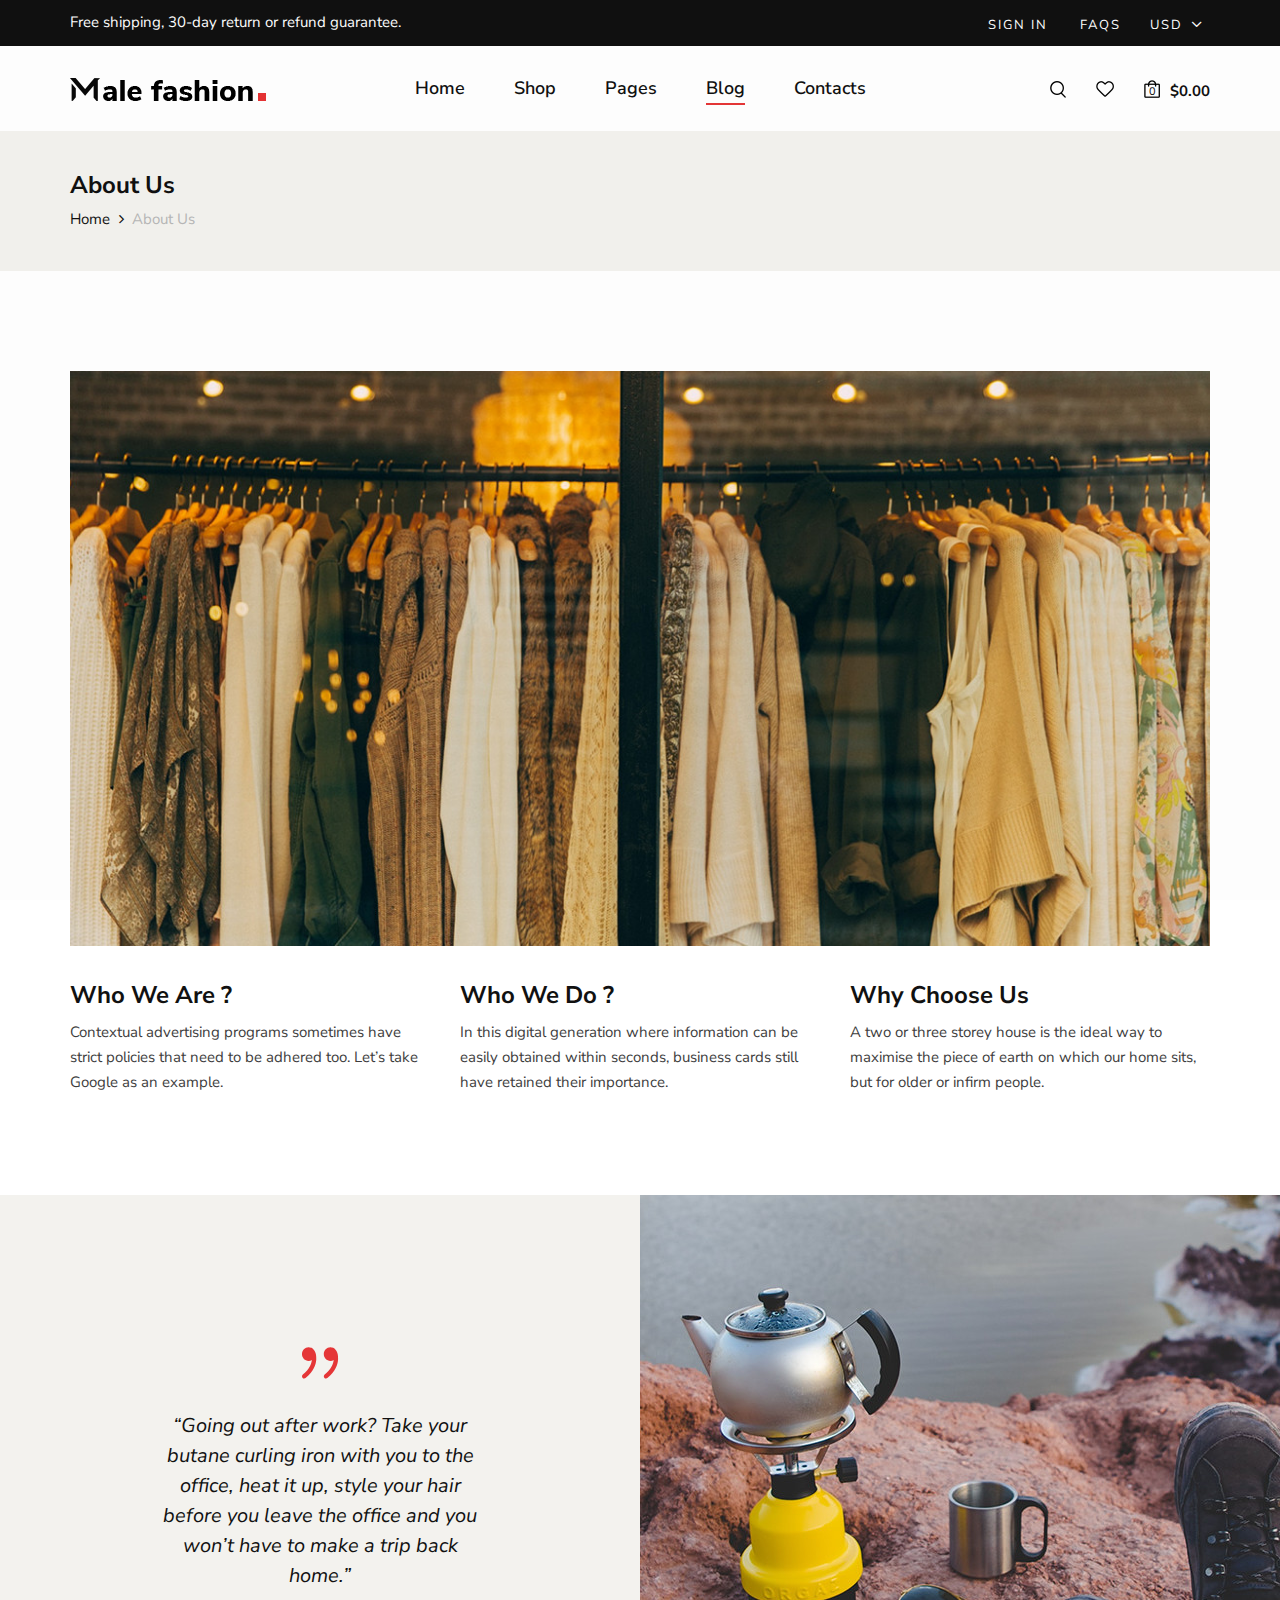
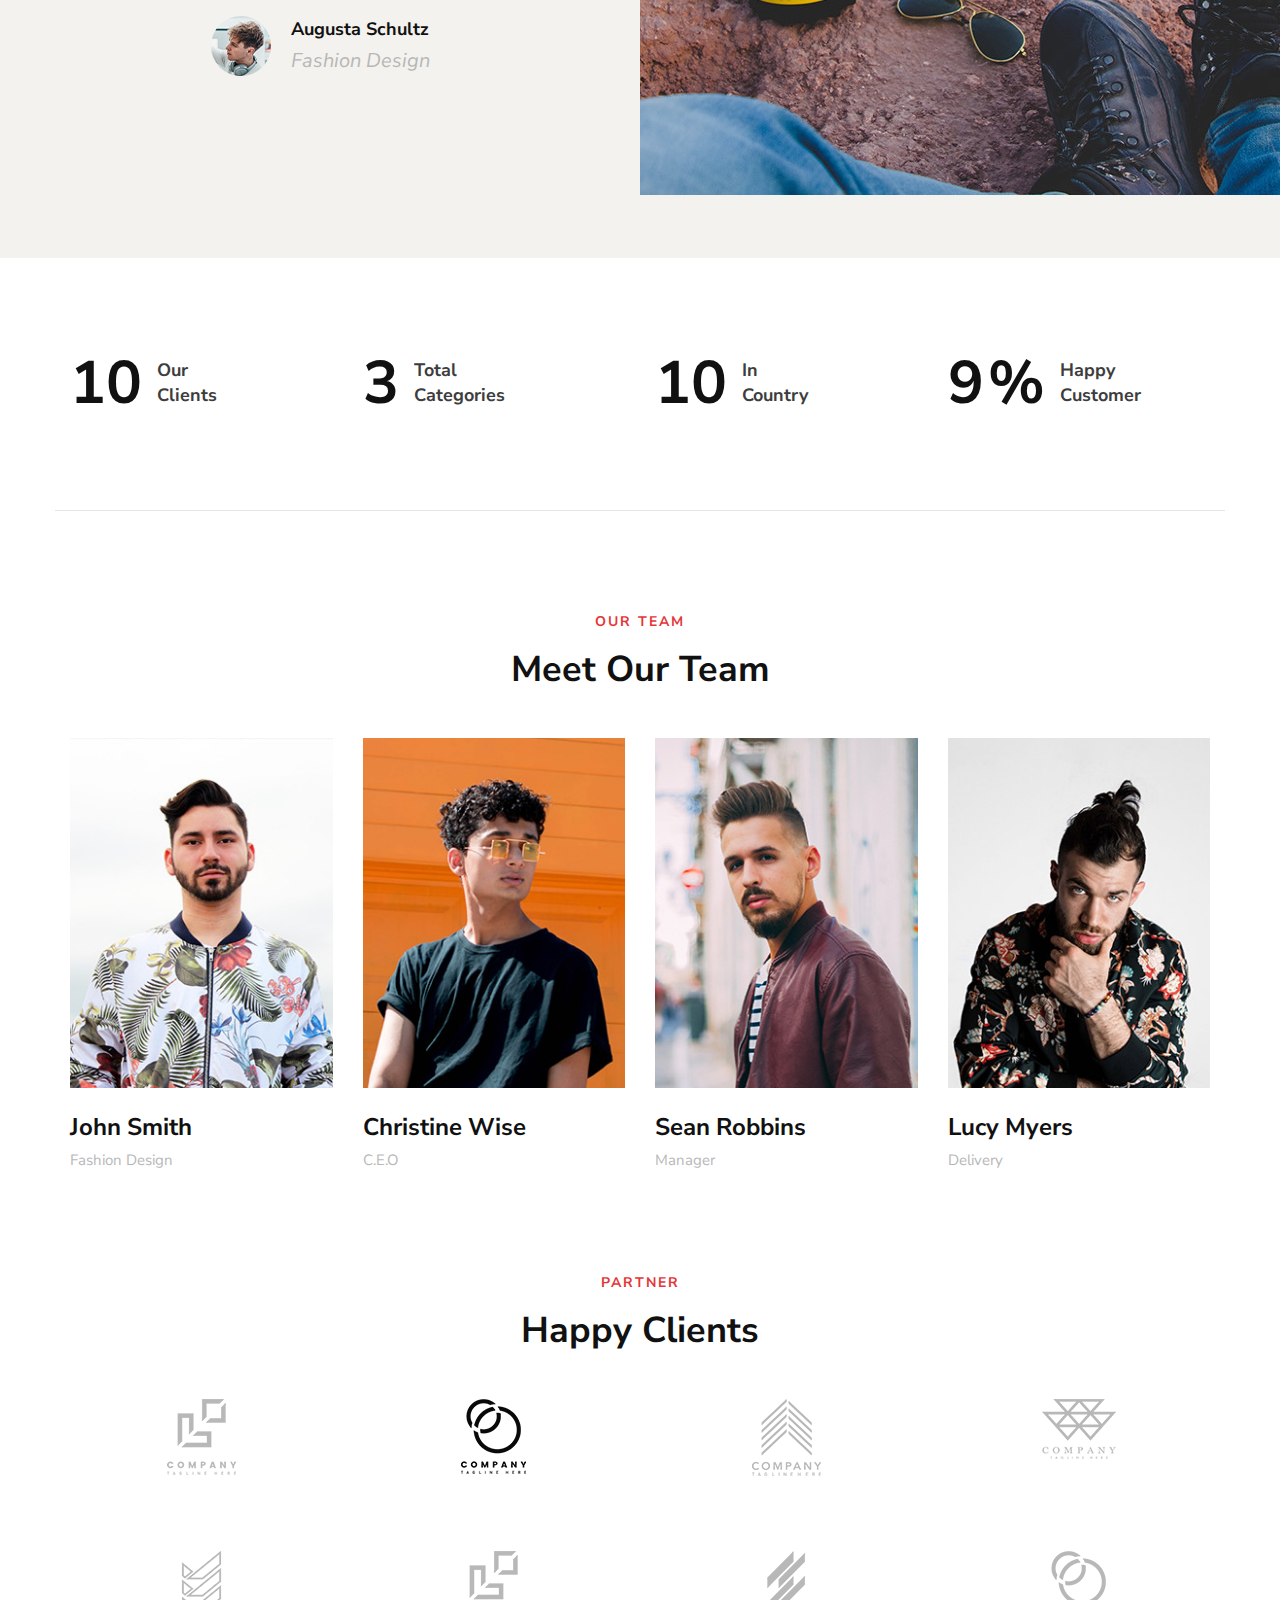
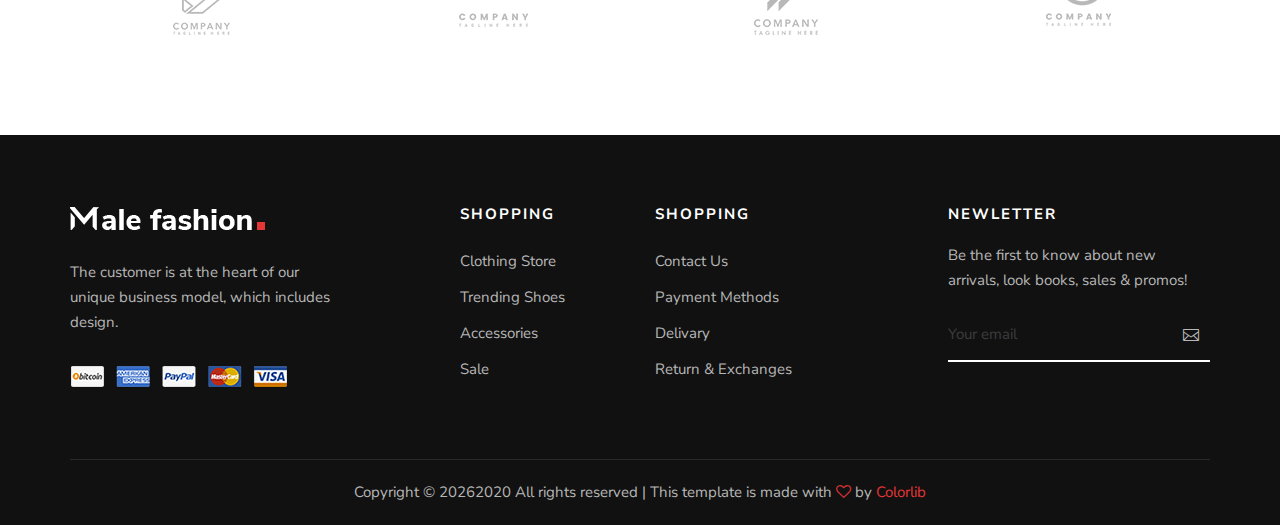
<file: about.html>
<!DOCTYPE html>
<html lang="zxx">

<head>
    <meta charset="UTF-8">
    <meta name="description" content="Male_Fashion Template">
    <meta name="keywords" content="Male_Fashion, unica, creative, html">
    <meta name="viewport" content="width=device-width, initial-scale=1.0">
    <meta http-equiv="X-UA-Compatible" content="ie=edge">
    <title>Male-Fashion | Template</title>

    <!-- Google Font -->
    <link href="https://fonts.googleapis.com/css2?family=Nunito+Sans:wght@300;400;600;700;800;900&display=swap"
    rel="stylesheet">

    <!-- Css Styles -->
    <link rel="stylesheet" href="css/bootstrap.min.css" type="text/css">
    <link rel="stylesheet" href="css/font-awesome.min.css" type="text/css">
    <link rel="stylesheet" href="css/elegant-icons.css" type="text/css">
    <link rel="stylesheet" href="css/magnific-popup.css" type="text/css">
    <link rel="stylesheet" href="css/nice-select.css" type="text/css">
    <link rel="stylesheet" href="css/owl.carousel.min.css" type="text/css">
    <link rel="stylesheet" href="css/slicknav.min.css" type="text/css">
    <link rel="stylesheet" href="css/style.css" type="text/css">
</head>

<body>
    <!-- Page Preloder -->
    <div id="preloder">
        <div class="loader"></div>
    </div>

    <!-- Offcanvas Menu Begin -->
    <div class="offcanvas-menu-overlay"></div>
    <div class="offcanvas-menu-wrapper">
        <div class="offcanvas__option">
            <div class="offcanvas__links">
                <a href="#">Sign in</a>
                <a href="#">FAQs</a>
            </div>
            <div class="offcanvas__top__hover">
                <span>Usd <i class="arrow_carrot-down"></i></span>
                <ul>
                    <li>USD</li>
                    <li>EUR</li>
                    <li>USD</li>
                </ul>
            </div>
        </div>
        <div class="offcanvas__nav__option">
            <a href="#" class="search-switch"><img src="img/icon/search.png" alt=""></a>
            <a href="#"><img src="img/icon/heart.png" alt=""></a>
            <a href="#"><img src="img/icon/cart.png" alt=""> <span>0</span></a>
            <div class="price">$0.00</div>
        </div>
        <div id="mobile-menu-wrap"></div>
        <div class="offcanvas__text">
            <p>Free shipping, 30-day return or refund guarantee.</p>
        </div>
    </div>
    <!-- Offcanvas Menu End -->

    <!-- Header Section Begin -->
    <header class="header">
        <div class="header__top">
            <div class="container">
                <div class="row">
                    <div class="col-lg-6 col-md-7">
                        <div class="header__top__left">
                            <p>Free shipping, 30-day return or refund guarantee.</p>
                        </div>
                    </div>
                    <div class="col-lg-6 col-md-5">
                        <div class="header__top__right">
                            <div class="header__top__links">
                                <a href="#">Sign in</a>
                                <a href="#">FAQs</a>
                            </div>
                            <div class="header__top__hover">
                                <span>Usd <i class="arrow_carrot-down"></i></span>
                                <ul>
                                    <li>USD</li>
                                    <li>EUR</li>
                                    <li>USD</li>
                                </ul>
                            </div>
                        </div>
                    </div>
                </div>
            </div>
        </div>
        <div class="container">
            <div class="row">
                <div class="col-lg-3 col-md-3">
                    <div class="header__logo">
                        <a href="./index.html"><img src="img/logo.png" alt=""></a>
                    </div>
                </div>
                <div class="col-lg-6 col-md-6">
                    <nav class="header__menu mobile-menu">
                        <ul>
                            <li><a href="./index.html">Home</a></li>
                            <li><a href="./shop.html">Shop</a></li>
                            <li><a href="#">Pages</a>
                                <ul class="dropdown">
                                    <li><a href="./about.html">About Us</a></li>
                                    <li><a href="./shop-details.html">Shop Details</a></li>
                                    <li><a href="./shopping-cart.html">Shopping Cart</a></li>
                                    <li><a href="./checkout.html">Check Out</a></li>
                                    <li><a href="./blog-details.html">Blog Details</a></li>
                                </ul>
                            </li>
                            <li class="active"><a href="./blog.html">Blog</a></li>
                            <li><a href="./contact.html">Contacts</a></li>
                        </ul>
                    </nav>
                </div>
                <div class="col-lg-3 col-md-3">
                    <div class="header__nav__option">
                        <a href="#" class="search-switch"><img src="img/icon/search.png" alt=""></a>
                        <a href="#"><img src="img/icon/heart.png" alt=""></a>
                        <a href="#"><img src="img/icon/cart.png" alt=""> <span>0</span></a>
                        <div class="price">$0.00</div>
                    </div>
                </div>
            </div>
            <div class="canvas__open"><i class="fa fa-bars"></i></div>
        </div>
    </header>
    <!-- Header Section End -->

    <!-- Breadcrumb Section Begin -->
    <section class="breadcrumb-option">
        <div class="container">
            <div class="row">
                <div class="col-lg-12">
                    <div class="breadcrumb__text">
                        <h4>About Us</h4>
                        <div class="breadcrumb__links">
                            <a href="./index.html">Home</a>
                            <span>About Us</span>
                        </div>
                    </div>
                </div>
            </div>
        </div>
    </section>
    <!-- Breadcrumb Section End -->

    <!-- About Section Begin -->
    <section class="about spad">
        <div class="container">
            <div class="row">
                <div class="col-lg-12">
                    <div class="about__pic">
                        <img src="img/about/about-us.jpg" alt="">
                    </div>
                </div>
            </div>
            <div class="row">
                <div class="col-lg-4 col-md-4 col-sm-6">
                    <div class="about__item">
                        <h4>Who We Are ?</h4>
                        <p>Contextual advertising programs sometimes have strict policies that need to be adhered too.
                        Let’s take Google as an example.</p>
                    </div>
                </div>
                <div class="col-lg-4 col-md-4 col-sm-6">
                    <div class="about__item">
                        <h4>Who We Do ?</h4>
                        <p>In this digital generation where information can be easily obtained within seconds, business
                        cards still have retained their importance.</p>
                    </div>
                </div>
                <div class="col-lg-4 col-md-4 col-sm-6">
                    <div class="about__item">
                        <h4>Why Choose Us</h4>
                        <p>A two or three storey house is the ideal way to maximise the piece of earth on which our home
                        sits, but for older or infirm people.</p>
                    </div>
                </div>
            </div>
        </div>
    </section>
    <!-- About Section End -->

    <!-- Testimonial Section Begin -->
    <section class="testimonial">
        <div class="container-fluid">
            <div class="row">
                <div class="col-lg-6 p-0">
                    <div class="testimonial__text">
                        <span class="icon_quotations"></span>
                        <p>“Going out after work? Take your butane curling iron with you to the office, heat it up,
                            style your hair before you leave the office and you won’t have to make a trip back home.”
                        </p>
                        <div class="testimonial__author">
                            <div class="testimonial__author__pic">
                                <img src="img/about/testimonial-author.jpg" alt="">
                            </div>
                            <div class="testimonial__author__text">
                                <h5>Augusta Schultz</h5>
                                <p>Fashion Design</p>
                            </div>
                        </div>
                    </div>
                </div>
                <div class="col-lg-6 p-0">
                    <div class="testimonial__pic set-bg" data-setbg="img/about/testimonial-pic.jpg"></div>
                </div>
            </div>
        </div>
    </section>
    <!-- Testimonial Section End -->

    <!-- Counter Section Begin -->
    <section class="counter spad">
        <div class="container">
            <div class="row">
                <div class="col-lg-3 col-md-6 col-sm-6">
                    <div class="counter__item">
                        <div class="counter__item__number">
                            <h2 class="cn_num">102</h2>
                        </div>
                        <span>Our <br />Clients</span>
                    </div>
                </div>
                <div class="col-lg-3 col-md-6 col-sm-6">
                    <div class="counter__item">
                        <div class="counter__item__number">
                            <h2 class="cn_num">30</h2>
                        </div>
                        <span>Total <br />Categories</span>
                    </div>
                </div>
                <div class="col-lg-3 col-md-6 col-sm-6">
                    <div class="counter__item">
                        <div class="counter__item__number">
                            <h2 class="cn_num">102</h2>
                        </div>
                        <span>In <br />Country</span>
                    </div>
                </div>
                <div class="col-lg-3 col-md-6 col-sm-6">
                    <div class="counter__item">
                        <div class="counter__item__number">
                            <h2 class="cn_num">98</h2>
                            <strong>%</strong>
                        </div>
                        <span>Happy <br />Customer</span>
                    </div>
                </div>
            </div>
        </div>
    </section>
    <!-- Counter Section End -->

    <!-- Team Section Begin -->
    <section class="team spad">
        <div class="container">
            <div class="row">
                <div class="col-lg-12">
                    <div class="section-title">
                        <span>Our Team</span>
                        <h2>Meet Our Team</h2>
                    </div>
                </div>
            </div>
            <div class="row">
                <div class="col-lg-3 col-md-6 col-sm-6">
                    <div class="team__item">
                        <img src="img/about/team-1.jpg" alt="">
                        <h4>John Smith</h4>
                        <span>Fashion Design</span>
                    </div>
                </div>
                <div class="col-lg-3 col-md-6 col-sm-6">
                    <div class="team__item">
                        <img src="img/about/team-2.jpg" alt="">
                        <h4>Christine Wise</h4>
                        <span>C.E.O</span>
                    </div>
                </div>
                <div class="col-lg-3 col-md-6 col-sm-6">
                    <div class="team__item">
                        <img src="img/about/team-3.jpg" alt="">
                        <h4>Sean Robbins</h4>
                        <span>Manager</span>
                    </div>
                </div>
                <div class="col-lg-3 col-md-6 col-sm-6">
                    <div class="team__item">
                        <img src="img/about/team-4.jpg" alt="">
                        <h4>Lucy Myers</h4>
                        <span>Delivery</span>
                    </div>
                </div>
            </div>
        </div>
    </section>
    <!-- Team Section End -->

    <!-- Client Section Begin -->
    <section class="clients spad">
        <div class="container">
            <div class="row">
                <div class="col-lg-12">
                    <div class="section-title">
                        <span>Partner</span>
                        <h2>Happy Clients</h2>
                    </div>
                </div>
            </div>
            <div class="row">
                <div class="col-lg-3 col-md-4 col-sm-4 col-6">
                    <a href="#" class="client__item"><img src="img/clients/client-1.png" alt=""></a>
                </div>
                <div class="col-lg-3 col-md-4 col-sm-4 col-6">
                    <a href="#" class="client__item"><img src="img/clients/client-2.png" alt=""></a>
                </div>
                <div class="col-lg-3 col-md-4 col-sm-4 col-6">
                    <a href="#" class="client__item"><img src="img/clients/client-3.png" alt=""></a>
                </div>
                <div class="col-lg-3 col-md-4 col-sm-4 col-6">
                    <a href="#" class="client__item"><img src="img/clients/client-4.png" alt=""></a>
                </div>
                <div class="col-lg-3 col-md-4 col-sm-4 col-6">
                    <a href="#" class="client__item"><img src="img/clients/client-5.png" alt=""></a>
                </div>
                <div class="col-lg-3 col-md-4 col-sm-4 col-6">
                    <a href="#" class="client__item"><img src="img/clients/client-6.png" alt=""></a>
                </div>
                <div class="col-lg-3 col-md-4 col-sm-4 col-6">
                    <a href="#" class="client__item"><img src="img/clients/client-7.png" alt=""></a>
                </div>
                <div class="col-lg-3 col-md-4 col-sm-4 col-6">
                    <a href="#" class="client__item"><img src="img/clients/client-8.png" alt=""></a>
                </div>
            </div>
        </div>
    </section>
    <!-- Client Section End -->

    <!-- Footer Section Begin -->
    <footer class="footer">
        <div class="container">
            <div class="row">
                <div class="col-lg-3 col-md-6 col-sm-6">
                    <div class="footer__about">
                        <div class="footer__logo">
                            <a href="#"><img src="img/footer-logo.png" alt=""></a>
                        </div>
                        <p>The customer is at the heart of our unique business model, which includes design.</p>
                        <a href="#"><img src="img/payment.png" alt=""></a>
                    </div>
                </div>
                <div class="col-lg-2 offset-lg-1 col-md-3 col-sm-6">
                    <div class="footer__widget">
                        <h6>Shopping</h6>
                        <ul>
                            <li><a href="#">Clothing Store</a></li>
                            <li><a href="#">Trending Shoes</a></li>
                            <li><a href="#">Accessories</a></li>
                            <li><a href="#">Sale</a></li>
                        </ul>
                    </div>
                </div>
                <div class="col-lg-2 col-md-3 col-sm-6">
                    <div class="footer__widget">
                        <h6>Shopping</h6>
                        <ul>
                            <li><a href="#">Contact Us</a></li>
                            <li><a href="#">Payment Methods</a></li>
                            <li><a href="#">Delivary</a></li>
                            <li><a href="#">Return & Exchanges</a></li>
                        </ul>
                    </div>
                </div>
                <div class="col-lg-3 offset-lg-1 col-md-6 col-sm-6">
                    <div class="footer__widget">
                        <h6>NewLetter</h6>
                        <div class="footer__newslatter">
                            <p>Be the first to know about new arrivals, look books, sales & promos!</p>
                            <form action="#">
                                <input type="text" placeholder="Your email">
                                <button type="submit"><span class="icon_mail_alt"></span></button>
                            </form>
                        </div>
                    </div>
                </div>
            </div>
            <div class="row">
                <div class="col-lg-12 text-center">
                    <div class="footer__copyright__text">
                        <!-- Link back to Colorlib can't be removed. Template is licensed under CC BY 3.0. -->
                        <p>Copyright ©
                            <script>
                                document.write(new Date().getFullYear());
                            </script>2020
                            All rights reserved | This template is made with <i class="fa fa-heart-o"
                            aria-hidden="true"></i> by <a href="https://colorlib.com" target="_blank">Colorlib</a>
                        </p>
                        <!-- Link back to Colorlib can't be removed. Template is licensed under CC BY 3.0. -->
                    </div>
                </div>
            </div>
        </div>
    </footer>
    <!-- Footer Section End -->

    <!-- Search Begin -->
    <div class="search-model">
        <div class="h-100 d-flex align-items-center justify-content-center">
            <div class="search-close-switch">+</div>
            <form class="search-model-form">
                <input type="text" id="search-input" placeholder="Search here.....">
            </form>
        </div>
    </div>
    <!-- Search End -->

    <!-- Js Plugins -->
    <script src="js/jquery-3.3.1.min.js"></script>
    <script src="js/bootstrap.min.js"></script>
    <script src="js/jquery.nice-select.min.js"></script>
    <script src="js/jquery.nicescroll.min.js"></script>
    <script src="js/jquery.magnific-popup.min.js"></script>
    <script src="js/jquery.countdown.min.js"></script>
    <script src="js/jquery.slicknav.js"></script>
    <script src="js/mixitup.min.js"></script>
    <script src="js/owl.carousel.min.js"></script>
    <script src="js/main.js"></script>
</body>

</html>
</file>
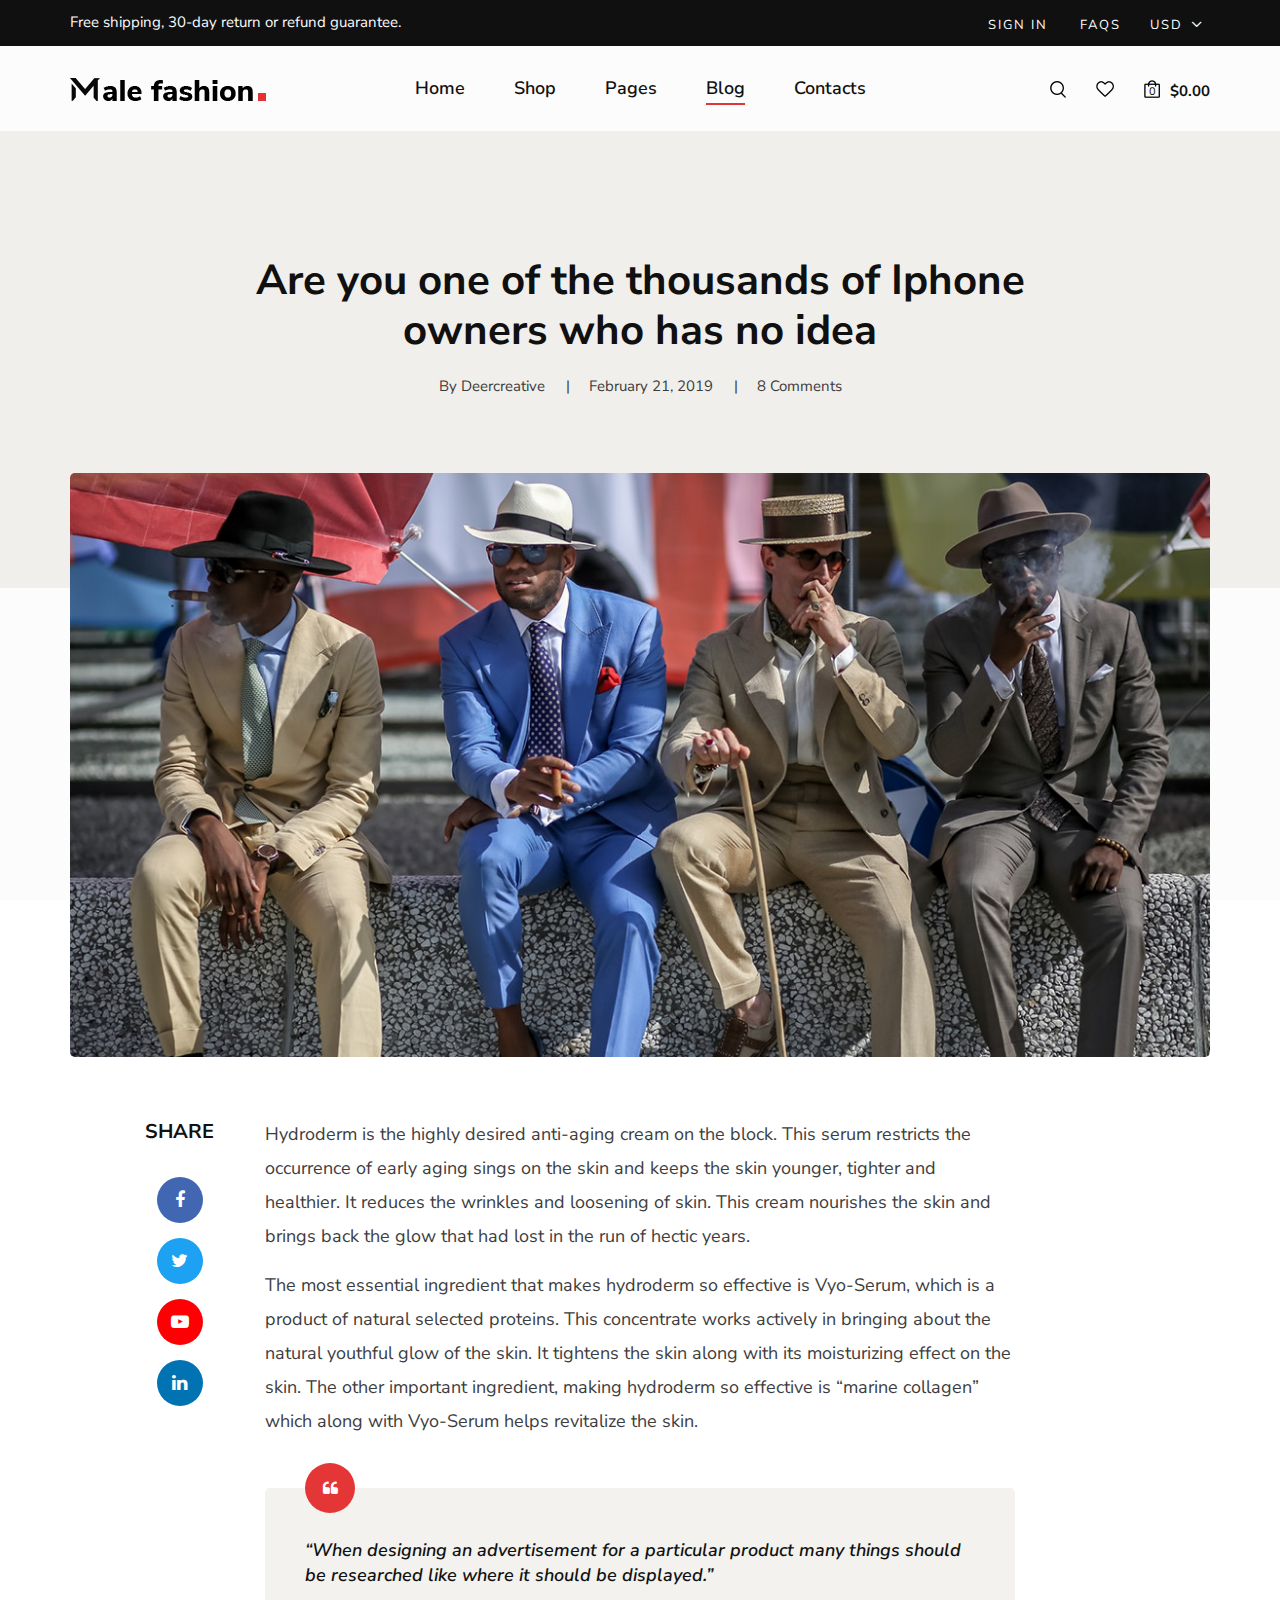
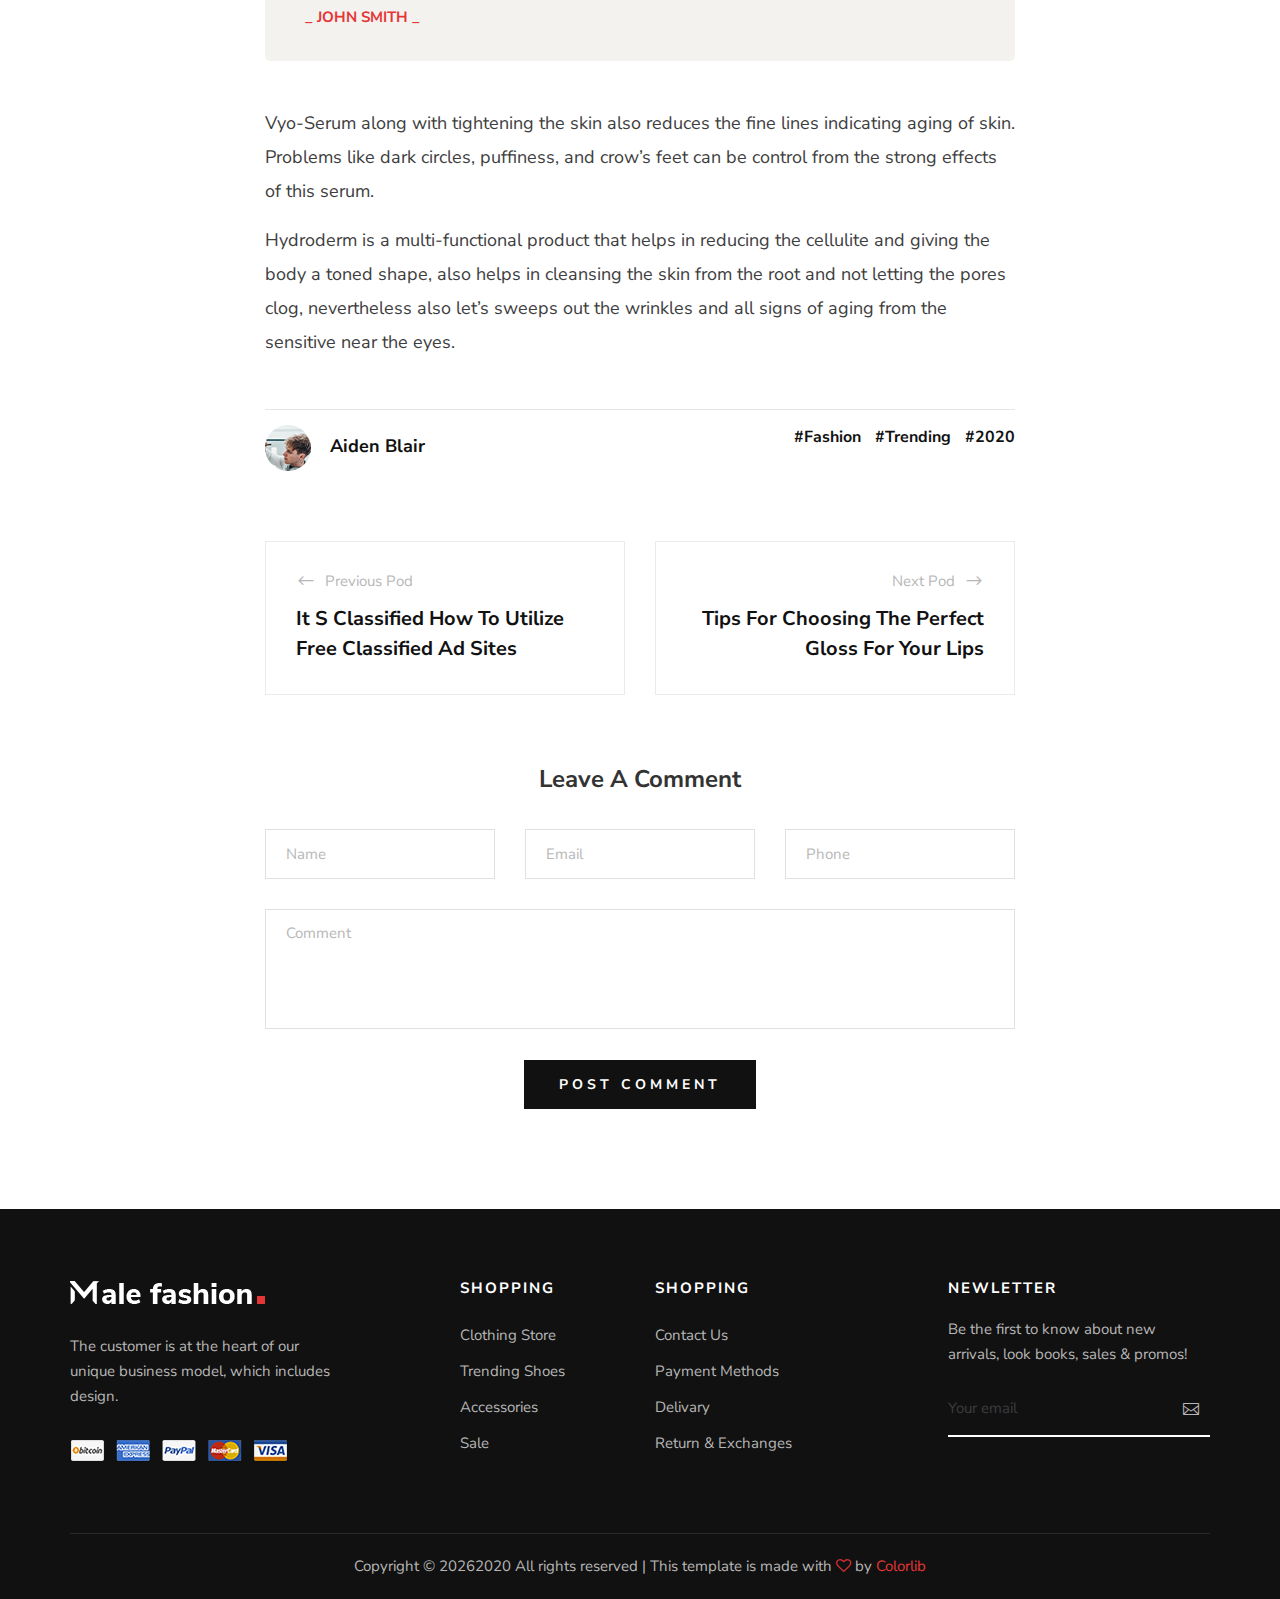
<file: blog-details.html>
<!DOCTYPE html>
<html lang="zxx">

<head>
    <meta charset="UTF-8">
    <meta name="description" content="Male_Fashion Template">
    <meta name="keywords" content="Male_Fashion, unica, creative, html">
    <meta name="viewport" content="width=device-width, initial-scale=1.0">
    <meta http-equiv="X-UA-Compatible" content="ie=edge">
    <title>Male-Fashion | Template</title>

    <!-- Google Font -->
    <link href="https://fonts.googleapis.com/css2?family=Nunito+Sans:wght@300;400;600;700;800;900&display=swap"
        rel="stylesheet">

    <!-- Css Styles -->
    <link rel="stylesheet" href="css/bootstrap.min.css" type="text/css">
    <link rel="stylesheet" href="css/font-awesome.min.css" type="text/css">
    <link rel="stylesheet" href="css/elegant-icons.css" type="text/css">
    <link rel="stylesheet" href="css/magnific-popup.css" type="text/css">
    <link rel="stylesheet" href="css/nice-select.css" type="text/css">
    <link rel="stylesheet" href="css/owl.carousel.min.css" type="text/css">
    <link rel="stylesheet" href="css/slicknav.min.css" type="text/css">
    <link rel="stylesheet" href="css/style.css" type="text/css">
</head>

<body>
    <!-- Page Preloder -->
    <div id="preloder">
        <div class="loader"></div>
    </div>

    <!-- Offcanvas Menu Begin -->
    <div class="offcanvas-menu-overlay"></div>
    <div class="offcanvas-menu-wrapper">
        <div class="offcanvas__option">
            <div class="offcanvas__links">
                <a href="#">Sign in</a>
                <a href="#">FAQs</a>
            </div>
            <div class="offcanvas__top__hover">
                <span>Usd <i class="arrow_carrot-down"></i></span>
                <ul>
                    <li>USD</li>
                    <li>EUR</li>
                    <li>USD</li>
                </ul>
            </div>
        </div>
        <div class="offcanvas__nav__option">
            <a href="#" class="search-switch"><img src="img/icon/search.png" alt=""></a>
            <a href="#"><img src="img/icon/heart.png" alt=""></a>
            <a href="#"><img src="img/icon/cart.png" alt=""> <span>0</span></a>
            <div class="price">$0.00</div>
        </div>
        <div id="mobile-menu-wrap"></div>
        <div class="offcanvas__text">
            <p>Free shipping, 30-day return or refund guarantee.</p>
        </div>
    </div>
    <!-- Offcanvas Menu End -->

    <!-- Header Section Begin -->
    <header class="header">
        <div class="header__top">
            <div class="container">
                <div class="row">
                    <div class="col-lg-6 col-md-7">
                        <div class="header__top__left">
                            <p>Free shipping, 30-day return or refund guarantee.</p>
                        </div>
                    </div>
                    <div class="col-lg-6 col-md-5">
                        <div class="header__top__right">
                            <div class="header__top__links">
                                <a href="#">Sign in</a>
                                <a href="#">FAQs</a>
                            </div>
                            <div class="header__top__hover">
                                <span>Usd <i class="arrow_carrot-down"></i></span>
                                <ul>
                                    <li>USD</li>
                                    <li>EUR</li>
                                    <li>USD</li>
                                </ul>
                            </div>
                        </div>
                    </div>
                </div>
            </div>
        </div>
        <div class="container">
            <div class="row">
                <div class="col-lg-3 col-md-3">
                    <div class="header__logo">
                        <a href="./index.html"><img src="img/logo.png" alt=""></a>
                    </div>
                </div>
                <div class="col-lg-6 col-md-6">
                    <nav class="header__menu mobile-menu">
                        <ul>
                            <li><a href="./index.html">Home</a></li>
                            <li><a href="./shop.html">Shop</a></li>
                            <li><a href="#">Pages</a>
                                <ul class="dropdown">
                                    <li><a href="./about.html">About Us</a></li>
                                    <li><a href="./shop-details.html">Shop Details</a></li>
                                    <li><a href="./shopping-cart.html">Shopping Cart</a></li>
                                    <li><a href="./checkout.html">Check Out</a></li>
                                    <li><a href="./blog-details.html">Blog Details</a></li>
                                </ul>
                            </li>
                            <li class="active"><a href="./blog.html">Blog</a></li>
                            <li><a href="./contact.html">Contacts</a></li>
                        </ul>
                    </nav>
                </div>
                <div class="col-lg-3 col-md-3">
                    <div class="header__nav__option">
                        <a href="#" class="search-switch"><img src="img/icon/search.png" alt=""></a>
                        <a href="#"><img src="img/icon/heart.png" alt=""></a>
                        <a href="#"><img src="img/icon/cart.png" alt=""> <span>0</span></a>
                        <div class="price">$0.00</div>
                    </div>
                </div>
            </div>
            <div class="canvas__open"><i class="fa fa-bars"></i></div>
        </div>
    </header>
    <!-- Header Section End -->

    <!-- Blog Details Hero Begin -->
    <section class="blog-hero spad">
        <div class="container">
            <div class="row d-flex justify-content-center">
                <div class="col-lg-9 text-center">
                    <div class="blog__hero__text">
                        <h2>Are you one of the thousands of Iphone owners who has no idea</h2>
                        <ul>
                            <li>By Deercreative</li>
                            <li>February 21, 2019</li>
                            <li>8 Comments</li>
                        </ul>
                    </div>
                </div>
            </div>
        </div>
    </section>
    <!-- Blog Details Hero End -->

    <!-- Blog Details Section Begin -->
    <section class="blog-details spad">
        <div class="container">
            <div class="row d-flex justify-content-center">
                <div class="col-lg-12">
                    <div class="blog__details__pic">
                        <img src="img/blog/details/blog-details.jpg" alt="">
                    </div>
                </div>
                <div class="col-lg-8">
                    <div class="blog__details__content">
                        <div class="blog__details__share">
                            <span>share</span>
                            <ul>
                                <li><a href="#"><i class="fa fa-facebook"></i></a></li>
                                <li><a href="#" class="twitter"><i class="fa fa-twitter"></i></a></li>
                                <li><a href="#" class="youtube"><i class="fa fa-youtube-play"></i></a></li>
                                <li><a href="#" class="linkedin"><i class="fa fa-linkedin"></i></a></li>
                            </ul>
                        </div>
                        <div class="blog__details__text">
                            <p>Hydroderm is the highly desired anti-aging cream on the block. This serum restricts the
                                occurrence of early aging sings on the skin and keeps the skin younger, tighter and
                                healthier. It reduces the wrinkles and loosening of skin. This cream nourishes the skin
                                and brings back the glow that had lost in the run of hectic years.</p>
                            <p>The most essential ingredient that makes hydroderm so effective is Vyo-Serum, which is a
                                product of natural selected proteins. This concentrate works actively in bringing about
                                the natural youthful glow of the skin. It tightens the skin along with its moisturizing
                                effect on the skin. The other important ingredient, making hydroderm so effective is
                                “marine collagen” which along with Vyo-Serum helps revitalize the skin.</p>
                        </div>
                        <div class="blog__details__quote">
                            <i class="fa fa-quote-left"></i>
                            <p>“When designing an advertisement for a particular product many things should be
                                researched like where it should be displayed.”</p>
                            <h6>_ John Smith _</h6>
                        </div>
                        <div class="blog__details__text">
                            <p>Vyo-Serum along with tightening the skin also reduces the fine lines indicating aging of
                                skin. Problems like dark circles, puffiness, and crow’s feet can be control from the
                                strong effects of this serum.</p>
                            <p>Hydroderm is a multi-functional product that helps in reducing the cellulite and giving
                                the body a toned shape, also helps in cleansing the skin from the root and not letting
                                the pores clog, nevertheless also let’s sweeps out the wrinkles and all signs of aging
                                from the sensitive near the eyes.</p>
                        </div>
                        <div class="blog__details__option">
                            <div class="row">
                                <div class="col-lg-6 col-md-6 col-sm-6">
                                    <div class="blog__details__author">
                                        <div class="blog__details__author__pic">
                                            <img src="img/blog/details/blog-author.jpg" alt="">
                                        </div>
                                        <div class="blog__details__author__text">
                                            <h5>Aiden Blair</h5>
                                        </div>
                                    </div>
                                </div>
                                <div class="col-lg-6 col-md-6 col-sm-6">
                                    <div class="blog__details__tags">
                                        <a href="#">#Fashion</a>
                                        <a href="#">#Trending</a>
                                        <a href="#">#2020</a>
                                    </div>
                                </div>
                            </div>
                        </div>
                        <div class="blog__details__btns">
                            <div class="row">
                                <div class="col-lg-6 col-md-6 col-sm-6">
                                    <a href="" class="blog__details__btns__item">
                                        <p><span class="arrow_left"></span> Previous Pod</p>
                                        <h5>It S Classified How To Utilize Free Classified Ad Sites</h5>
                                    </a>
                                </div>
                                <div class="col-lg-6 col-md-6 col-sm-6">
                                    <a href="" class="blog__details__btns__item blog__details__btns__item--next">
                                        <p>Next Pod <span class="arrow_right"></span></p>
                                        <h5>Tips For Choosing The Perfect Gloss For Your Lips</h5>
                                    </a>
                                </div>
                            </div>
                        </div>
                        <div class="blog__details__comment">
                            <h4>Leave A Comment</h4>
                            <form action="#">
                                <div class="row">
                                    <div class="col-lg-4 col-md-4">
                                        <input type="text" placeholder="Name">
                                    </div>
                                    <div class="col-lg-4 col-md-4">
                                        <input type="text" placeholder="Email">
                                    </div>
                                    <div class="col-lg-4 col-md-4">
                                        <input type="text" placeholder="Phone">
                                    </div>
                                    <div class="col-lg-12 text-center">
                                        <textarea placeholder="Comment"></textarea>
                                        <button type="submit" class="site-btn">Post Comment</button>
                                    </div>
                                </div>
                            </form>
                        </div>
                    </div>
                </div>
            </div>
        </div>
    </section>
    <!-- Blog Details Section End -->

    <!-- Footer Section Begin -->
    <footer class="footer">
        <div class="container">
            <div class="row">
                <div class="col-lg-3 col-md-6 col-sm-6">
                    <div class="footer__about">
                        <div class="footer__logo">
                            <a href="#"><img src="img/footer-logo.png" alt=""></a>
                        </div>
                        <p>The customer is at the heart of our unique business model, which includes design.</p>
                        <a href="#"><img src="img/payment.png" alt=""></a>
                    </div>
                </div>
                <div class="col-lg-2 offset-lg-1 col-md-3 col-sm-6">
                    <div class="footer__widget">
                        <h6>Shopping</h6>
                        <ul>
                            <li><a href="#">Clothing Store</a></li>
                            <li><a href="#">Trending Shoes</a></li>
                            <li><a href="#">Accessories</a></li>
                            <li><a href="#">Sale</a></li>
                        </ul>
                    </div>
                </div>
                <div class="col-lg-2 col-md-3 col-sm-6">
                    <div class="footer__widget">
                        <h6>Shopping</h6>
                        <ul>
                            <li><a href="#">Contact Us</a></li>
                            <li><a href="#">Payment Methods</a></li>
                            <li><a href="#">Delivary</a></li>
                            <li><a href="#">Return & Exchanges</a></li>
                        </ul>
                    </div>
                </div>
                <div class="col-lg-3 offset-lg-1 col-md-6 col-sm-6">
                    <div class="footer__widget">
                        <h6>NewLetter</h6>
                        <div class="footer__newslatter">
                            <p>Be the first to know about new arrivals, look books, sales & promos!</p>
                            <form action="#">
                                <input type="text" placeholder="Your email">
                                <button type="submit"><span class="icon_mail_alt"></span></button>
                            </form>
                        </div>
                    </div>
                </div>
            </div>
            <div class="row">
                <div class="col-lg-12 text-center">
                    <div class="footer__copyright__text">
                        <!-- Link back to Colorlib can't be removed. Template is licensed under CC BY 3.0. -->
                        <p>Copyright ©
                            <script>
                                document.write(new Date().getFullYear());
                            </script>2020
                            All rights reserved | This template is made with <i class="fa fa-heart-o"
                                aria-hidden="true"></i> by <a href="https://colorlib.com" target="_blank">Colorlib</a>
                        </p>
                        <!-- Link back to Colorlib can't be removed. Template is licensed under CC BY 3.0. -->
                    </div>
                </div>
            </div>
        </div>
    </footer>
    <!-- Footer Section End -->

    <!-- Search Begin -->
    <div class="search-model">
        <div class="h-100 d-flex align-items-center justify-content-center">
            <div class="search-close-switch">+</div>
            <form class="search-model-form">
                <input type="text" id="search-input" placeholder="Search here.....">
            </form>
        </div>
    </div>
    <!-- Search End -->

    <!-- Js Plugins -->
    <script src="js/jquery-3.3.1.min.js"></script>
    <script src="js/bootstrap.min.js"></script>
    <script src="js/jquery.nice-select.min.js"></script>
    <script src="js/jquery.nicescroll.min.js"></script>
    <script src="js/jquery.magnific-popup.min.js"></script>
    <script src="js/jquery.countdown.min.js"></script>
    <script src="js/jquery.slicknav.js"></script>
    <script src="js/mixitup.min.js"></script>
    <script src="js/owl.carousel.min.js"></script>
    <script src="js/main.js"></script>
</body>

</html>
</file>
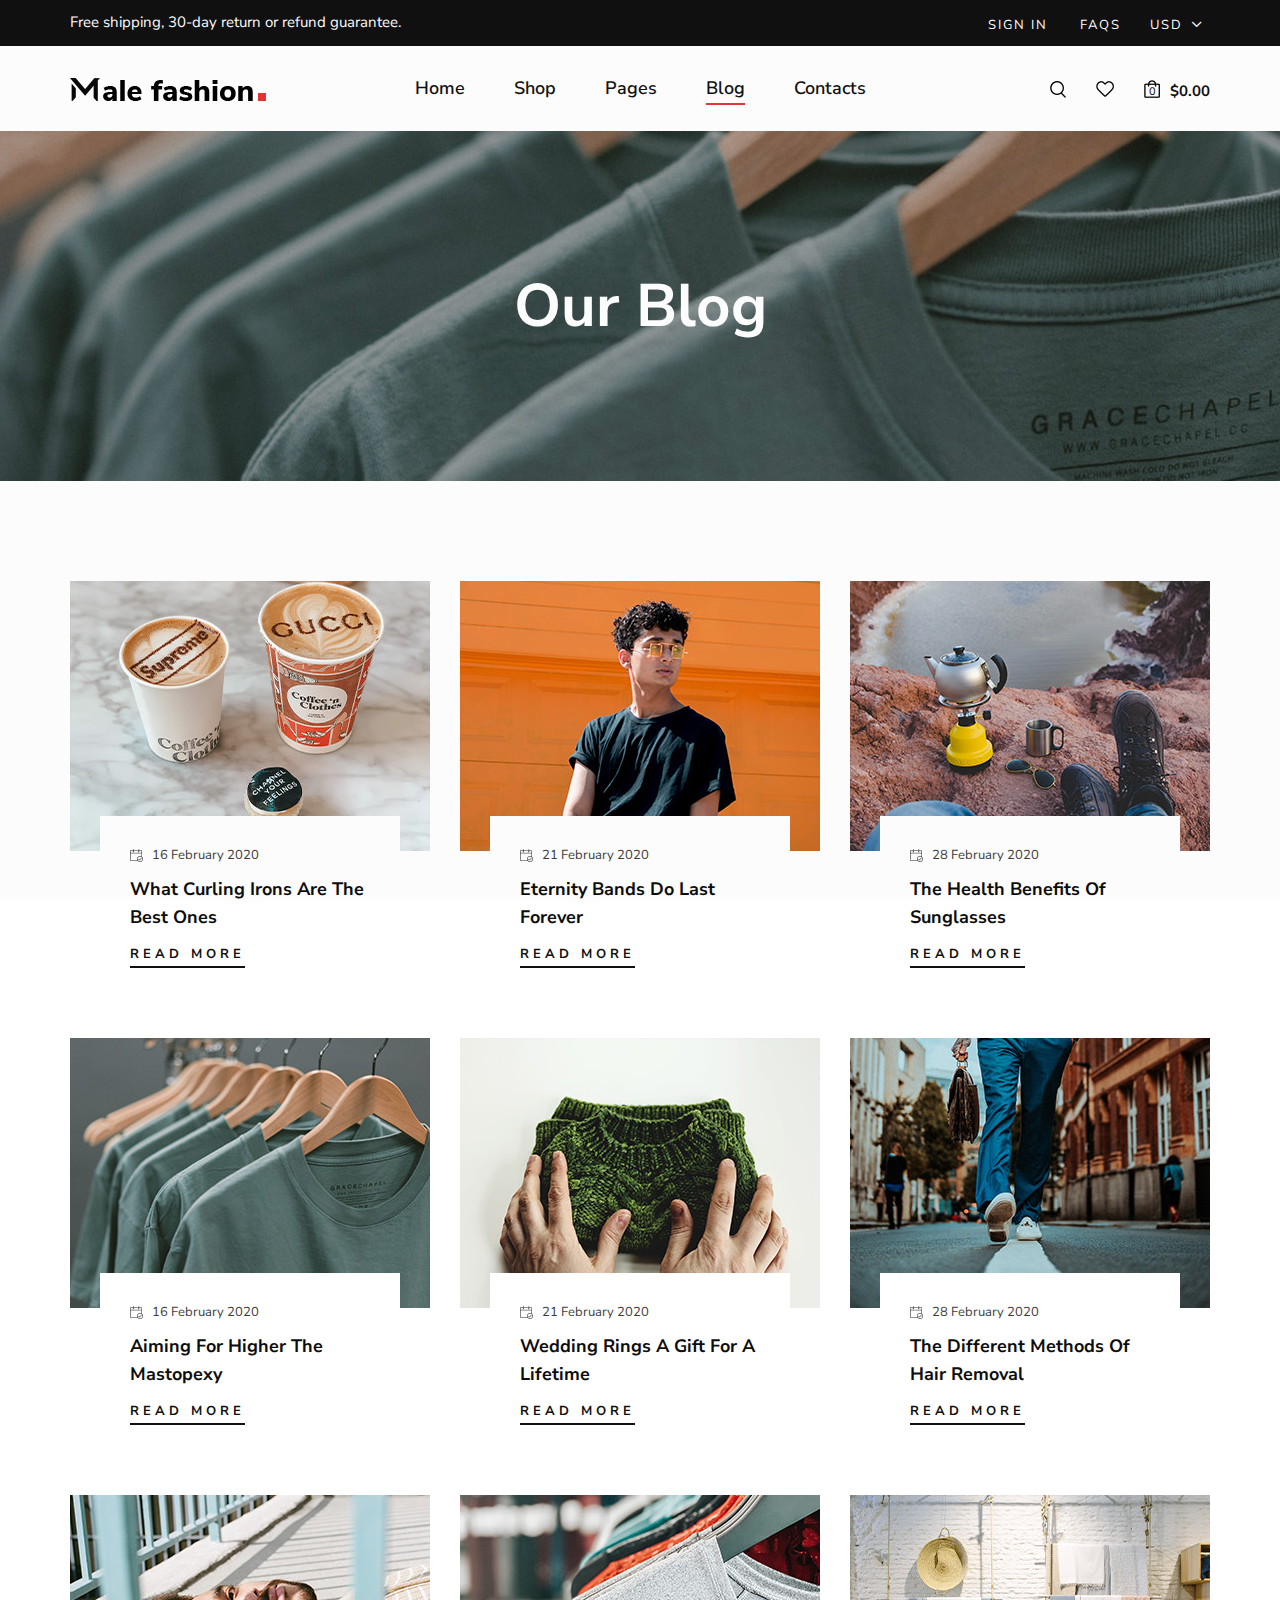
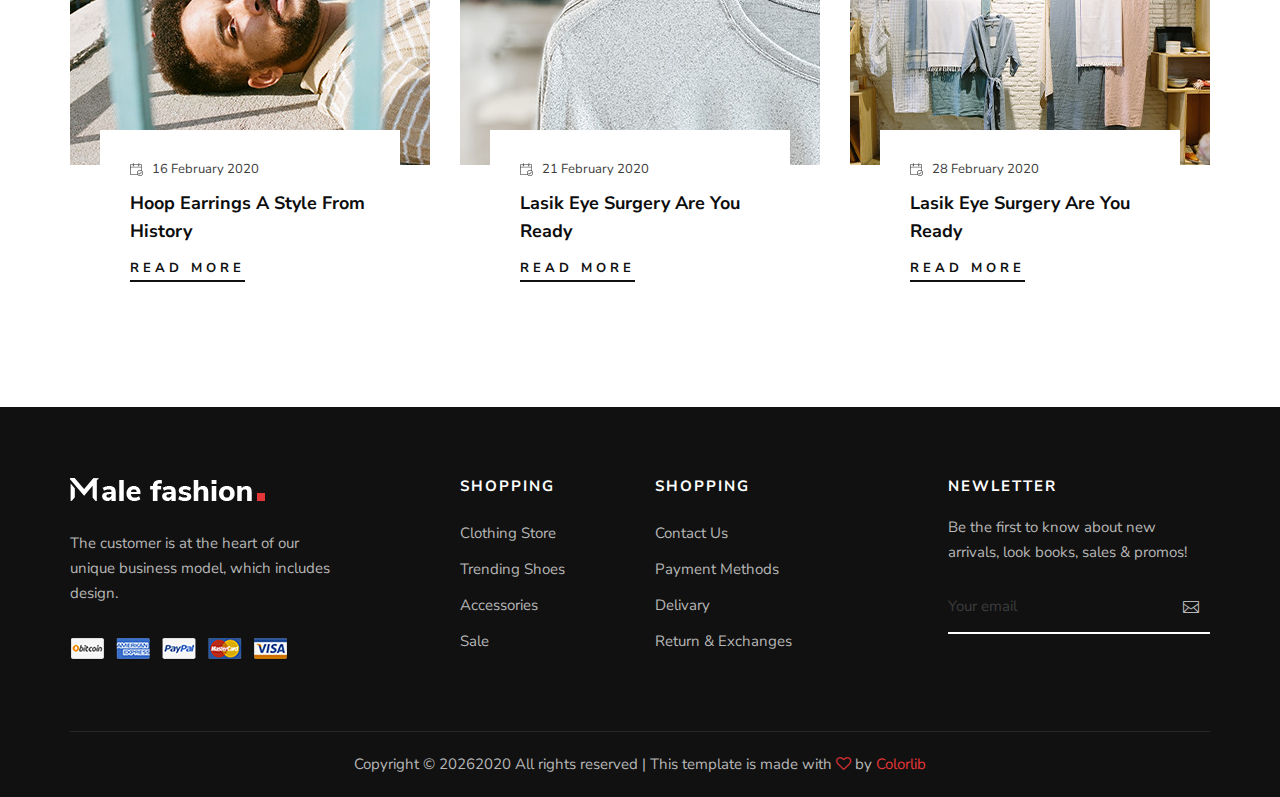
<file: blog.html>
<!DOCTYPE html>
<html lang="zxx">

<head>
    <meta charset="UTF-8">
    <meta name="description" content="Male_Fashion Template">
    <meta name="keywords" content="Male_Fashion, unica, creative, html">
    <meta name="viewport" content="width=device-width, initial-scale=1.0">
    <meta http-equiv="X-UA-Compatible" content="ie=edge">
    <title>Male-Fashion | Template</title>

    <!-- Google Font -->
    <link href="https://fonts.googleapis.com/css2?family=Nunito+Sans:wght@300;400;600;700;800;900&display=swap"
        rel="stylesheet">

    <!-- Css Styles -->
    <link rel="stylesheet" href="css/bootstrap.min.css" type="text/css">
    <link rel="stylesheet" href="css/font-awesome.min.css" type="text/css">
    <link rel="stylesheet" href="css/elegant-icons.css" type="text/css">
    <link rel="stylesheet" href="css/magnific-popup.css" type="text/css">
    <link rel="stylesheet" href="css/nice-select.css" type="text/css">
    <link rel="stylesheet" href="css/owl.carousel.min.css" type="text/css">
    <link rel="stylesheet" href="css/slicknav.min.css" type="text/css">
    <link rel="stylesheet" href="css/style.css" type="text/css">
</head>

<body>
    <!-- Page Preloder -->
    <div id="preloder">
        <div class="loader"></div>
    </div>

    <!-- Offcanvas Menu Begin -->
    <div class="offcanvas-menu-overlay"></div>
    <div class="offcanvas-menu-wrapper">
        <div class="offcanvas__option">
            <div class="offcanvas__links">
                <a href="#">Sign in</a>
                <a href="#">FAQs</a>
            </div>
            <div class="offcanvas__top__hover">
                <span>Usd <i class="arrow_carrot-down"></i></span>
                <ul>
                    <li>USD</li>
                    <li>EUR</li>
                    <li>USD</li>
                </ul>
            </div>
        </div>
        <div class="offcanvas__nav__option">
            <a href="#" class="search-switch"><img src="img/icon/search.png" alt=""></a>
            <a href="#"><img src="img/icon/heart.png" alt=""></a>
            <a href="#"><img src="img/icon/cart.png" alt=""> <span>0</span></a>
            <div class="price">$0.00</div>
        </div>
        <div id="mobile-menu-wrap"></div>
        <div class="offcanvas__text">
            <p>Free shipping, 30-day return or refund guarantee.</p>
        </div>
    </div>
    <!-- Offcanvas Menu End -->

    <!-- Header Section Begin -->
    <header class="header">
        <div class="header__top">
            <div class="container">
                <div class="row">
                    <div class="col-lg-6 col-md-7">
                        <div class="header__top__left">
                            <p>Free shipping, 30-day return or refund guarantee.</p>
                        </div>
                    </div>
                    <div class="col-lg-6 col-md-5">
                        <div class="header__top__right">
                            <div class="header__top__links">
                                <a href="#">Sign in</a>
                                <a href="#">FAQs</a>
                            </div>
                            <div class="header__top__hover">
                                <span>Usd <i class="arrow_carrot-down"></i></span>
                                <ul>
                                    <li>USD</li>
                                    <li>EUR</li>
                                    <li>USD</li>
                                </ul>
                            </div>
                        </div>
                    </div>
                </div>
            </div>
        </div>
        <div class="container">
            <div class="row">
                <div class="col-lg-3 col-md-3">
                    <div class="header__logo">
                        <a href="./index.html"><img src="img/logo.png" alt=""></a>
                    </div>
                </div>
                <div class="col-lg-6 col-md-6">
                    <nav class="header__menu mobile-menu">
                        <ul>
                            <li><a href="./index.html">Home</a></li>
                            <li><a href="./shop.html">Shop</a></li>
                            <li><a href="#">Pages</a>
                                <ul class="dropdown">
                                    <li><a href="./about.html">About Us</a></li>
                                    <li><a href="./shop-details.html">Shop Details</a></li>
                                    <li><a href="./shopping-cart.html">Shopping Cart</a></li>
                                    <li><a href="./checkout.html">Check Out</a></li>
                                    <li><a href="./blog-details.html">Blog Details</a></li>
                                </ul>
                            </li>
                            <li class="active"><a href="./blog.html">Blog</a></li>
                            <li><a href="./contact.html">Contacts</a></li>
                        </ul>
                    </nav>
                </div>
                <div class="col-lg-3 col-md-3">
                    <div class="header__nav__option">
                        <a href="#" class="search-switch"><img src="img/icon/search.png" alt=""></a>
                        <a href="#"><img src="img/icon/heart.png" alt=""></a>
                        <a href="#"><img src="img/icon/cart.png" alt=""> <span>0</span></a>
                        <div class="price">$0.00</div>
                    </div>
                </div>
            </div>
            <div class="canvas__open"><i class="fa fa-bars"></i></div>
        </div>
    </header>
    <!-- Header Section End -->

    <!-- Breadcrumb Section Begin -->
    <section class="breadcrumb-blog set-bg" data-setbg="img/breadcrumb-bg.jpg">
        <div class="container">
            <div class="row">
                <div class="col-lg-12">
                    <h2>Our Blog</h2>
                </div>
            </div>
        </div>
    </section>
    <!-- Breadcrumb Section End -->

    <!-- Blog Section Begin -->
    <section class="blog spad">
        <div class="container">
            <div class="row">
                <div class="col-lg-4 col-md-6 col-sm-6">
                    <div class="blog__item">
                        <div class="blog__item__pic set-bg" data-setbg="img/blog/blog-1.jpg"></div>
                        <div class="blog__item__text">
                            <span><img src="img/icon/calendar.png" alt=""> 16 February 2020</span>
                            <h5>What Curling Irons Are The Best Ones</h5>
                            <a href="#">Read More</a>
                        </div>
                    </div>
                </div>
                <div class="col-lg-4 col-md-6 col-sm-6">
                    <div class="blog__item">
                        <div class="blog__item__pic set-bg" data-setbg="img/blog/blog-2.jpg"></div>
                        <div class="blog__item__text">
                            <span><img src="img/icon/calendar.png" alt=""> 21 February 2020</span>
                            <h5>Eternity Bands Do Last Forever</h5>
                            <a href="#">Read More</a>
                        </div>
                    </div>
                </div>
                <div class="col-lg-4 col-md-6 col-sm-6">
                    <div class="blog__item">
                        <div class="blog__item__pic set-bg" data-setbg="img/blog/blog-3.jpg"></div>
                        <div class="blog__item__text">
                            <span><img src="img/icon/calendar.png" alt=""> 28 February 2020</span>
                            <h5>The Health Benefits Of Sunglasses</h5>
                            <a href="#">Read More</a>
                        </div>
                    </div>
                </div>
                <div class="col-lg-4 col-md-6 col-sm-6">
                    <div class="blog__item">
                        <div class="blog__item__pic set-bg" data-setbg="img/blog/blog-4.jpg"></div>
                        <div class="blog__item__text">
                            <span><img src="img/icon/calendar.png" alt=""> 16 February 2020</span>
                            <h5>Aiming For Higher The Mastopexy</h5>
                            <a href="#">Read More</a>
                        </div>
                    </div>
                </div>
                <div class="col-lg-4 col-md-6 col-sm-6">
                    <div class="blog__item">
                        <div class="blog__item__pic set-bg" data-setbg="img/blog/blog-5.jpg"></div>
                        <div class="blog__item__text">
                            <span><img src="img/icon/calendar.png" alt=""> 21 February 2020</span>
                            <h5>Wedding Rings A Gift For A Lifetime</h5>
                            <a href="#">Read More</a>
                        </div>
                    </div>
                </div>
                <div class="col-lg-4 col-md-6 col-sm-6">
                    <div class="blog__item">
                        <div class="blog__item__pic set-bg" data-setbg="img/blog/blog-6.jpg"></div>
                        <div class="blog__item__text">
                            <span><img src="img/icon/calendar.png" alt=""> 28 February 2020</span>
                            <h5>The Different Methods Of Hair Removal</h5>
                            <a href="#">Read More</a>
                        </div>
                    </div>
                </div>
                <div class="col-lg-4 col-md-6 col-sm-6">
                    <div class="blog__item">
                        <div class="blog__item__pic set-bg" data-setbg="img/blog/blog-7.jpg"></div>
                        <div class="blog__item__text">
                            <span><img src="img/icon/calendar.png" alt=""> 16 February 2020</span>
                            <h5>Hoop Earrings A Style From History</h5>
                            <a href="#">Read More</a>
                        </div>
                    </div>
                </div>
                <div class="col-lg-4 col-md-6 col-sm-6">
                    <div class="blog__item">
                        <div class="blog__item__pic set-bg" data-setbg="img/blog/blog-8.jpg"></div>
                        <div class="blog__item__text">
                            <span><img src="img/icon/calendar.png" alt=""> 21 February 2020</span>
                            <h5>Lasik Eye Surgery Are You Ready</h5>
                            <a href="#">Read More</a>
                        </div>
                    </div>
                </div>
                <div class="col-lg-4 col-md-6 col-sm-6">
                    <div class="blog__item">
                        <div class="blog__item__pic set-bg" data-setbg="img/blog/blog-9.jpg"></div>
                        <div class="blog__item__text">
                            <span><img src="img/icon/calendar.png" alt=""> 28 February 2020</span>
                            <h5>Lasik Eye Surgery Are You Ready</h5>
                            <a href="#">Read More</a>
                        </div>
                    </div>
                </div>
            </div>
        </div>
    </section>
    <!-- Blog Section End -->

    <!-- Footer Section Begin -->
    <footer class="footer">
        <div class="container">
            <div class="row">
                <div class="col-lg-3 col-md-6 col-sm-6">
                    <div class="footer__about">
                        <div class="footer__logo">
                            <a href="#"><img src="img/footer-logo.png" alt=""></a>
                        </div>
                        <p>The customer is at the heart of our unique business model, which includes design.</p>
                        <a href="#"><img src="img/payment.png" alt=""></a>
                    </div>
                </div>
                <div class="col-lg-2 offset-lg-1 col-md-3 col-sm-6">
                    <div class="footer__widget">
                        <h6>Shopping</h6>
                        <ul>
                            <li><a href="#">Clothing Store</a></li>
                            <li><a href="#">Trending Shoes</a></li>
                            <li><a href="#">Accessories</a></li>
                            <li><a href="#">Sale</a></li>
                        </ul>
                    </div>
                </div>
                <div class="col-lg-2 col-md-3 col-sm-6">
                    <div class="footer__widget">
                        <h6>Shopping</h6>
                        <ul>
                            <li><a href="#">Contact Us</a></li>
                            <li><a href="#">Payment Methods</a></li>
                            <li><a href="#">Delivary</a></li>
                            <li><a href="#">Return & Exchanges</a></li>
                        </ul>
                    </div>
                </div>
                <div class="col-lg-3 offset-lg-1 col-md-6 col-sm-6">
                    <div class="footer__widget">
                        <h6>NewLetter</h6>
                        <div class="footer__newslatter">
                            <p>Be the first to know about new arrivals, look books, sales & promos!</p>
                            <form action="#">
                                <input type="text" placeholder="Your email">
                                <button type="submit"><span class="icon_mail_alt"></span></button>
                            </form>
                        </div>
                    </div>
                </div>
            </div>
            <div class="row">
                <div class="col-lg-12 text-center">
                    <div class="footer__copyright__text">
                        <!-- Link back to Colorlib can't be removed. Template is licensed under CC BY 3.0. -->
                        <p>Copyright ©
                            <script>
                                document.write(new Date().getFullYear());
                            </script>2020
                            All rights reserved | This template is made with <i class="fa fa-heart-o"
                                aria-hidden="true"></i> by <a href="https://colorlib.com" target="_blank">Colorlib</a>
                        </p>
                        <!-- Link back to Colorlib can't be removed. Template is licensed under CC BY 3.0. -->
                    </div>
                </div>
            </div>
        </div>
    </footer>
    <!-- Footer Section End -->

    <!-- Search Begin -->
    <div class="search-model">
        <div class="h-100 d-flex align-items-center justify-content-center">
            <div class="search-close-switch">+</div>
            <form class="search-model-form">
                <input type="text" id="search-input" placeholder="Search here.....">
            </form>
        </div>
    </div>
    <!-- Search End -->

    <!-- Js Plugins -->
    <script src="js/jquery-3.3.1.min.js"></script>
    <script src="js/bootstrap.min.js"></script>
    <script src="js/jquery.nice-select.min.js"></script>
    <script src="js/jquery.nicescroll.min.js"></script>
    <script src="js/jquery.magnific-popup.min.js"></script>
    <script src="js/jquery.countdown.min.js"></script>
    <script src="js/jquery.slicknav.js"></script>
    <script src="js/mixitup.min.js"></script>
    <script src="js/owl.carousel.min.js"></script>
    <script src="js/main.js"></script>
</body>

</html>
</file>
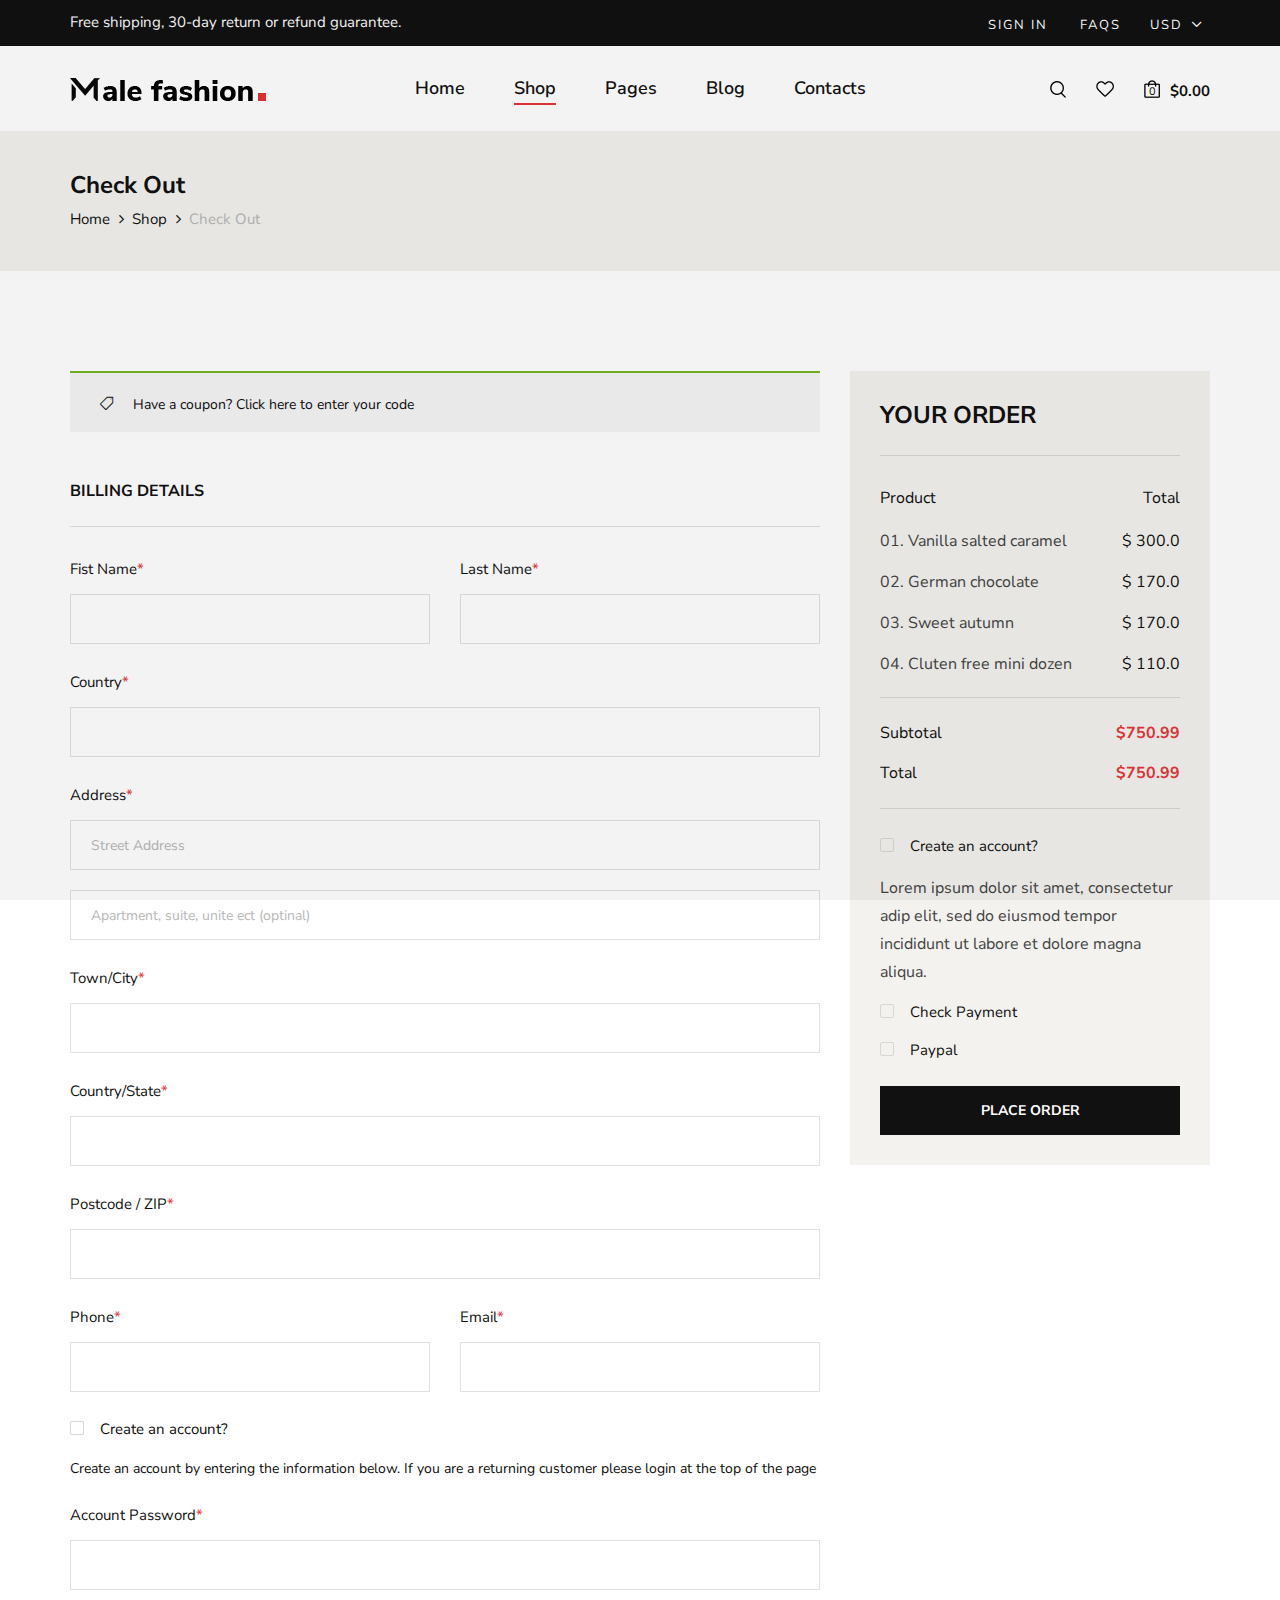
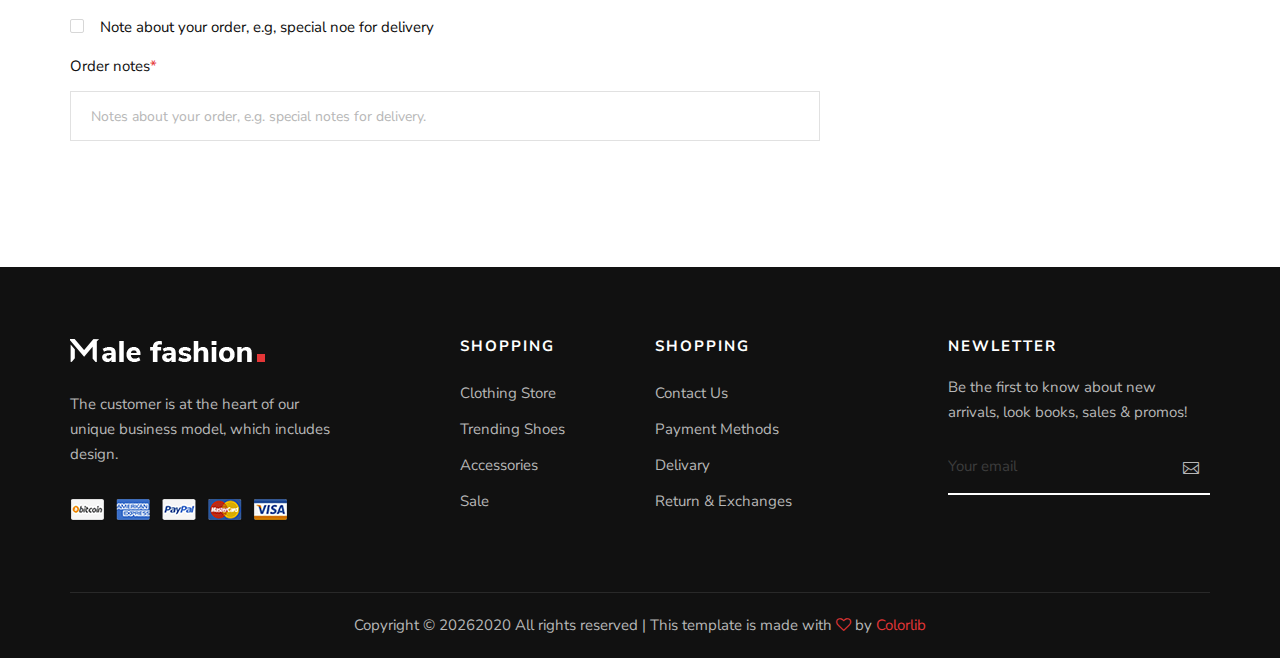
<file: checkout.html>
<!DOCTYPE html>
<html lang="zxx">

<head>
    <meta charset="UTF-8">
    <meta name="description" content="Male_Fashion Template">
    <meta name="keywords" content="Male_Fashion, unica, creative, html">
    <meta name="viewport" content="width=device-width, initial-scale=1.0">
    <meta http-equiv="X-UA-Compatible" content="ie=edge">
    <title>Male-Fashion | Template</title>

    <!-- Google Font -->
    <link href="https://fonts.googleapis.com/css2?family=Nunito+Sans:wght@300;400;600;700;800;900&display=swap"
    rel="stylesheet">

    <!-- Css Styles -->
    <link rel="stylesheet" href="css/bootstrap.min.css" type="text/css">
    <link rel="stylesheet" href="css/font-awesome.min.css" type="text/css">
    <link rel="stylesheet" href="css/elegant-icons.css" type="text/css">
    <link rel="stylesheet" href="css/magnific-popup.css" type="text/css">
    <link rel="stylesheet" href="css/nice-select.css" type="text/css">
    <link rel="stylesheet" href="css/owl.carousel.min.css" type="text/css">
    <link rel="stylesheet" href="css/slicknav.min.css" type="text/css">
    <link rel="stylesheet" href="css/style.css" type="text/css">
</head>

<body>
    <!-- Page Preloder -->
    <div id="preloder">
        <div class="loader"></div>
    </div>

    <!-- Offcanvas Menu Begin -->
    <div class="offcanvas-menu-overlay"></div>
    <div class="offcanvas-menu-wrapper">
        <div class="offcanvas__option">
            <div class="offcanvas__links">
                <a href="#">Sign in</a>
                <a href="#">FAQs</a>
            </div>
            <div class="offcanvas__top__hover">
                <span>Usd <i class="arrow_carrot-down"></i></span>
                <ul>
                    <li>USD</li>
                    <li>EUR</li>
                    <li>USD</li>
                </ul>
            </div>
        </div>
        <div class="offcanvas__nav__option">
            <a href="#" class="search-switch"><img src="img/icon/search.png" alt=""></a>
            <a href="#"><img src="img/icon/heart.png" alt=""></a>
            <a href="#"><img src="img/icon/cart.png" alt=""> <span>0</span></a>
            <div class="price">$0.00</div>
        </div>
        <div id="mobile-menu-wrap"></div>
        <div class="offcanvas__text">
            <p>Free shipping, 30-day return or refund guarantee.</p>
        </div>
    </div>
    <!-- Offcanvas Menu End -->

    <!-- Header Section Begin -->
    <header class="header">
        <div class="header__top">
            <div class="container">
                <div class="row">
                    <div class="col-lg-6 col-md-7">
                        <div class="header__top__left">
                            <p>Free shipping, 30-day return or refund guarantee.</p>
                        </div>
                    </div>
                    <div class="col-lg-6 col-md-5">
                        <div class="header__top__right">
                            <div class="header__top__links">
                                <a href="#">Sign in</a>
                                <a href="#">FAQs</a>
                            </div>
                            <div class="header__top__hover">
                                <span>Usd <i class="arrow_carrot-down"></i></span>
                                <ul>
                                    <li>USD</li>
                                    <li>EUR</li>
                                    <li>USD</li>
                                </ul>
                            </div>
                        </div>
                    </div>
                </div>
            </div>
        </div>
        <div class="container">
            <div class="row">
                <div class="col-lg-3 col-md-3">
                    <div class="header__logo">
                        <a href="./index.html"><img src="img/logo.png" alt=""></a>
                    </div>
                </div>
                <div class="col-lg-6 col-md-6">
                    <nav class="header__menu mobile-menu">
                        <ul>
                            <li><a href="./index.html">Home</a></li>
                            <li class="active"><a href="./shop.html">Shop</a></li>
                            <li><a href="#">Pages</a>
                                <ul class="dropdown">
                                    <li><a href="./about.html">About Us</a></li>
                                    <li><a href="./shop-details.html">Shop Details</a></li>
                                    <li><a href="./shopping-cart.html">Shopping Cart</a></li>
                                    <li><a href="./checkout.html">Check Out</a></li>
                                    <li><a href="./blog-details.html">Blog Details</a></li>
                                </ul>
                            </li>
                            <li><a href="./blog.html">Blog</a></li>
                            <li><a href="./contact.html">Contacts</a></li>
                        </ul>
                    </nav>
                </div>
                <div class="col-lg-3 col-md-3">
                    <div class="header__nav__option">
                        <a href="#" class="search-switch"><img src="img/icon/search.png" alt=""></a>
                        <a href="#"><img src="img/icon/heart.png" alt=""></a>
                        <a href="#"><img src="img/icon/cart.png" alt=""> <span>0</span></a>
                        <div class="price">$0.00</div>
                    </div>
                </div>
            </div>
            <div class="canvas__open"><i class="fa fa-bars"></i></div>
        </div>
    </header>
    <!-- Header Section End -->

    <!-- Breadcrumb Section Begin -->
    <section class="breadcrumb-option">
        <div class="container">
            <div class="row">
                <div class="col-lg-12">
                    <div class="breadcrumb__text">
                        <h4>Check Out</h4>
                        <div class="breadcrumb__links">
                            <a href="./index.html">Home</a>
                            <a href="./shop.html">Shop</a>
                            <span>Check Out</span>
                        </div>
                    </div>
                </div>
            </div>
        </div>
    </section>
    <!-- Breadcrumb Section End -->

    <!-- Checkout Section Begin -->
    <section class="checkout spad">
        <div class="container">
            <div class="checkout__form">
                <form action="#">
                    <div class="row">
                        <div class="col-lg-8 col-md-6">
                            <h6 class="coupon__code"><span class="icon_tag_alt"></span> Have a coupon? <a href="#">Click
                            here</a> to enter your code</h6>
                            <h6 class="checkout__title">Billing Details</h6>
                            <div class="row">
                                <div class="col-lg-6">
                                    <div class="checkout__input">
                                        <p>Fist Name<span>*</span></p>
                                        <input type="text">
                                    </div>
                                </div>
                                <div class="col-lg-6">
                                    <div class="checkout__input">
                                        <p>Last Name<span>*</span></p>
                                        <input type="text">
                                    </div>
                                </div>
                            </div>
                            <div class="checkout__input">
                                <p>Country<span>*</span></p>
                                <input type="text">
                            </div>
                            <div class="checkout__input">
                                <p>Address<span>*</span></p>
                                <input type="text" placeholder="Street Address" class="checkout__input__add">
                                <input type="text" placeholder="Apartment, suite, unite ect (optinal)">
                            </div>
                            <div class="checkout__input">
                                <p>Town/City<span>*</span></p>
                                <input type="text">
                            </div>
                            <div class="checkout__input">
                                <p>Country/State<span>*</span></p>
                                <input type="text">
                            </div>
                            <div class="checkout__input">
                                <p>Postcode / ZIP<span>*</span></p>
                                <input type="text">
                            </div>
                            <div class="row">
                                <div class="col-lg-6">
                                    <div class="checkout__input">
                                        <p>Phone<span>*</span></p>
                                        <input type="text">
                                    </div>
                                </div>
                                <div class="col-lg-6">
                                    <div class="checkout__input">
                                        <p>Email<span>*</span></p>
                                        <input type="text">
                                    </div>
                                </div>
                            </div>
                            <div class="checkout__input__checkbox">
                                <label for="acc">
                                    Create an account?
                                    <input type="checkbox" id="acc">
                                    <span class="checkmark"></span>
                                </label>
                                <p>Create an account by entering the information below. If you are a returning customer
                                please login at the top of the page</p>
                            </div>
                            <div class="checkout__input">
                                <p>Account Password<span>*</span></p>
                                <input type="text">
                            </div>
                            <div class="checkout__input__checkbox">
                                <label for="diff-acc">
                                    Note about your order, e.g, special noe for delivery
                                    <input type="checkbox" id="diff-acc">
                                    <span class="checkmark"></span>
                                </label>
                            </div>
                            <div class="checkout__input">
                                <p>Order notes<span>*</span></p>
                                <input type="text"
                                placeholder="Notes about your order, e.g. special notes for delivery.">
                            </div>
                        </div>
                        <div class="col-lg-4 col-md-6">
                            <div class="checkout__order">
                                <h4 class="order__title">Your order</h4>
                                <div class="checkout__order__products">Product <span>Total</span></div>
                                <ul class="checkout__total__products">
                                    <li>01. Vanilla salted caramel <span>$ 300.0</span></li>
                                    <li>02. German chocolate <span>$ 170.0</span></li>
                                    <li>03. Sweet autumn <span>$ 170.0</span></li>
                                    <li>04. Cluten free mini dozen <span>$ 110.0</span></li>
                                </ul>
                                <ul class="checkout__total__all">
                                    <li>Subtotal <span>$750.99</span></li>
                                    <li>Total <span>$750.99</span></li>
                                </ul>
                                <div class="checkout__input__checkbox">
                                    <label for="acc-or">
                                        Create an account?
                                        <input type="checkbox" id="acc-or">
                                        <span class="checkmark"></span>
                                    </label>
                                </div>
                                <p>Lorem ipsum dolor sit amet, consectetur adip elit, sed do eiusmod tempor incididunt
                                ut labore et dolore magna aliqua.</p>
                                <div class="checkout__input__checkbox">
                                    <label for="payment">
                                        Check Payment
                                        <input type="checkbox" id="payment">
                                        <span class="checkmark"></span>
                                    </label>
                                </div>
                                <div class="checkout__input__checkbox">
                                    <label for="paypal">
                                        Paypal
                                        <input type="checkbox" id="paypal">
                                        <span class="checkmark"></span>
                                    </label>
                                </div>
                                <button type="submit" class="site-btn">PLACE ORDER</button>
                            </div>
                        </div>
                    </div>
                </form>
            </div>
        </div>
    </section>
    <!-- Checkout Section End -->

    <!-- Footer Section Begin -->
    <footer class="footer">
        <div class="container">
            <div class="row">
                <div class="col-lg-3 col-md-6 col-sm-6">
                    <div class="footer__about">
                        <div class="footer__logo">
                            <a href="#"><img src="img/footer-logo.png" alt=""></a>
                        </div>
                        <p>The customer is at the heart of our unique business model, which includes design.</p>
                        <a href="#"><img src="img/payment.png" alt=""></a>
                    </div>
                </div>
                <div class="col-lg-2 offset-lg-1 col-md-3 col-sm-6">
                    <div class="footer__widget">
                        <h6>Shopping</h6>
                        <ul>
                            <li><a href="#">Clothing Store</a></li>
                            <li><a href="#">Trending Shoes</a></li>
                            <li><a href="#">Accessories</a></li>
                            <li><a href="#">Sale</a></li>
                        </ul>
                    </div>
                </div>
                <div class="col-lg-2 col-md-3 col-sm-6">
                    <div class="footer__widget">
                        <h6>Shopping</h6>
                        <ul>
                            <li><a href="#">Contact Us</a></li>
                            <li><a href="#">Payment Methods</a></li>
                            <li><a href="#">Delivary</a></li>
                            <li><a href="#">Return & Exchanges</a></li>
                        </ul>
                    </div>
                </div>
                <div class="col-lg-3 offset-lg-1 col-md-6 col-sm-6">
                    <div class="footer__widget">
                        <h6>NewLetter</h6>
                        <div class="footer__newslatter">
                            <p>Be the first to know about new arrivals, look books, sales & promos!</p>
                            <form action="#">
                                <input type="text" placeholder="Your email">
                                <button type="submit"><span class="icon_mail_alt"></span></button>
                            </form>
                        </div>
                    </div>
                </div>
            </div>
            <div class="row">
                <div class="col-lg-12 text-center">
                    <div class="footer__copyright__text">
                        <!-- Link back to Colorlib can't be removed. Template is licensed under CC BY 3.0. -->
                        <p>Copyright ©
                            <script>
                                document.write(new Date().getFullYear());
                            </script>2020
                            All rights reserved | This template is made with <i class="fa fa-heart-o"
                            aria-hidden="true"></i> by <a href="https://colorlib.com" target="_blank">Colorlib</a>
                        </p>
                        <!-- Link back to Colorlib can't be removed. Template is licensed under CC BY 3.0. -->
                    </div>
                </div>
            </div>
        </div>
    </footer>
    <!-- Footer Section End -->

    <!-- Search Begin -->
    <div class="search-model">
        <div class="h-100 d-flex align-items-center justify-content-center">
            <div class="search-close-switch">+</div>
            <form class="search-model-form">
                <input type="text" id="search-input" placeholder="Search here.....">
            </form>
        </div>
    </div>
    <!-- Search End -->

    <!-- Js Plugins -->
    <script src="js/jquery-3.3.1.min.js"></script>
    <script src="js/bootstrap.min.js"></script>
    <script src="js/jquery.nice-select.min.js"></script>
    <script src="js/jquery.nicescroll.min.js"></script>
    <script src="js/jquery.magnific-popup.min.js"></script>
    <script src="js/jquery.countdown.min.js"></script>
    <script src="js/jquery.slicknav.js"></script>
    <script src="js/mixitup.min.js"></script>
    <script src="js/owl.carousel.min.js"></script>
    <script src="js/main.js"></script>
</body>

</html>
</file>
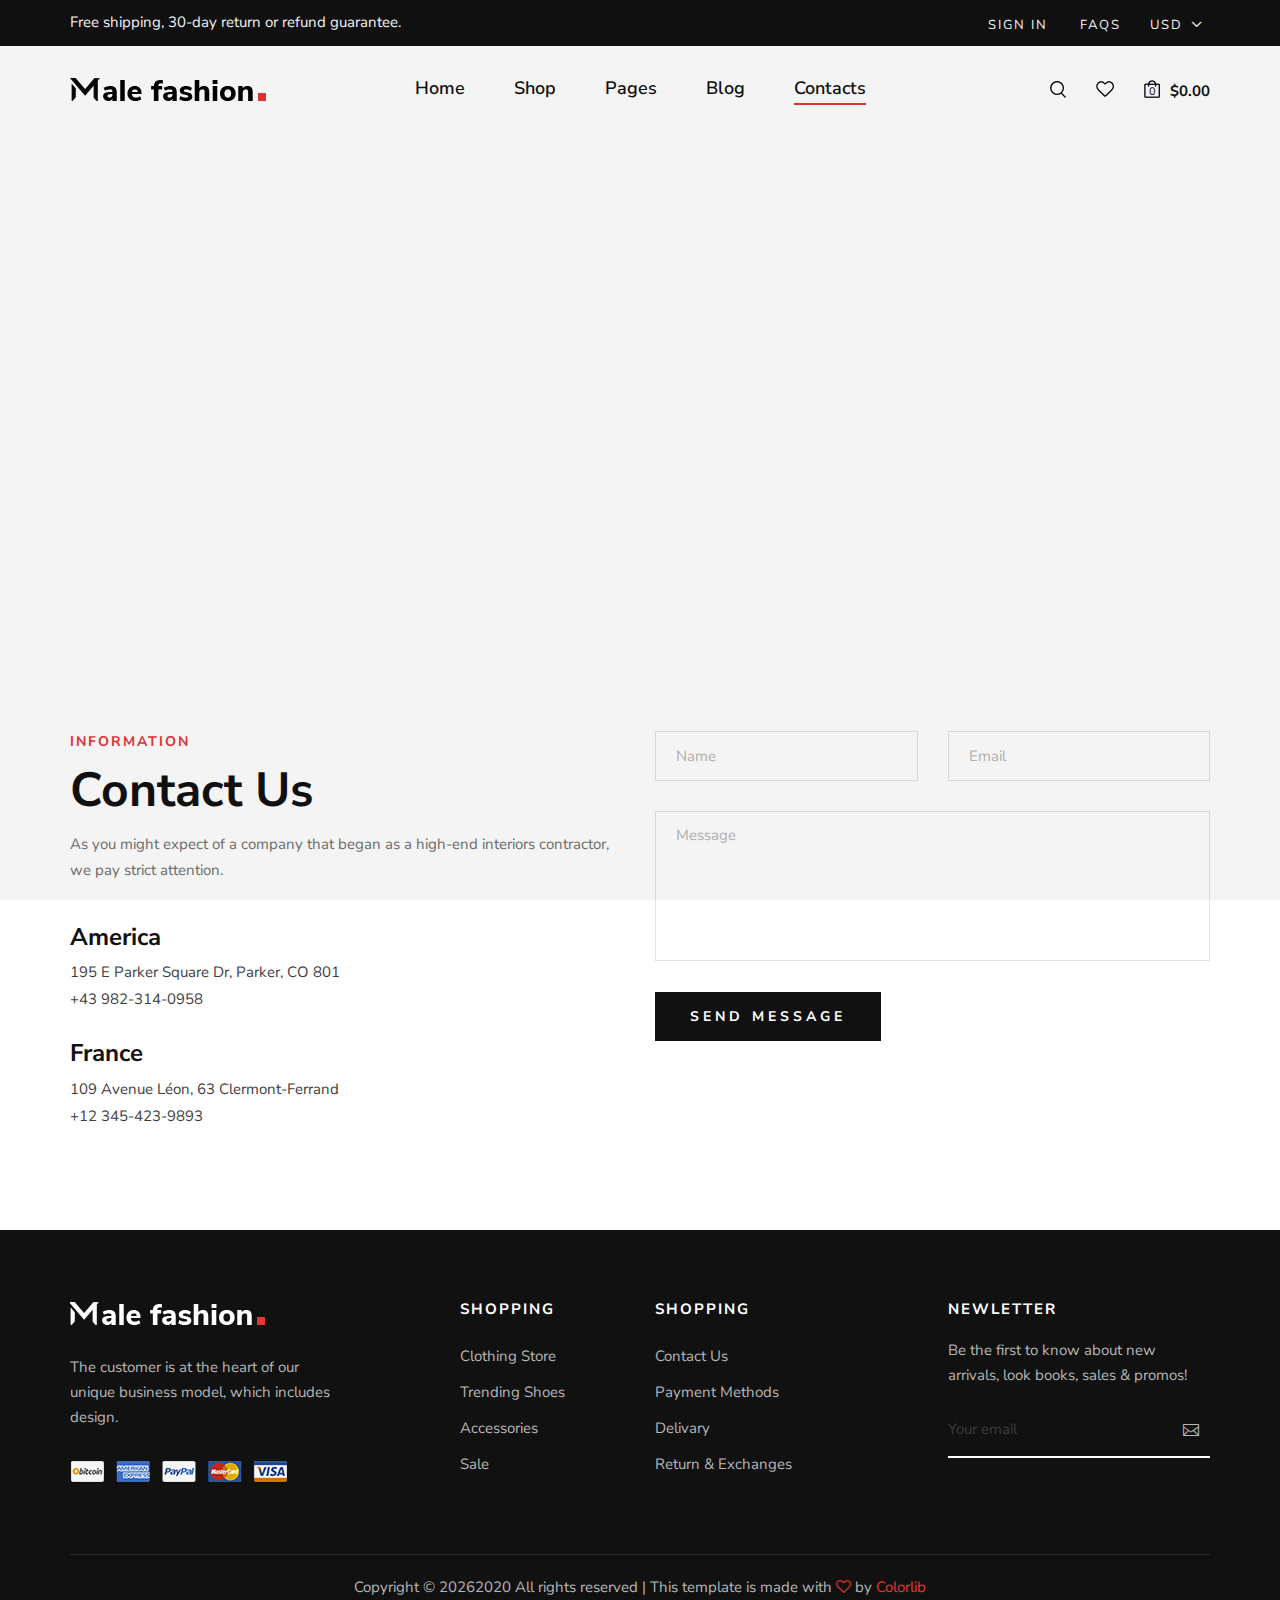
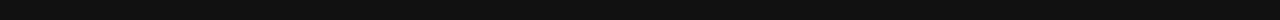
<file: contact.html>
<!DOCTYPE html>
<html lang="zxx">

<head>
    <meta charset="UTF-8">
    <meta name="description" content="Male_Fashion Template">
    <meta name="keywords" content="Male_Fashion, unica, creative, html">
    <meta name="viewport" content="width=device-width, initial-scale=1.0">
    <meta http-equiv="X-UA-Compatible" content="ie=edge">
    <title>Male-Fashion | Template</title>

    <!-- Google Font -->
    <link href="https://fonts.googleapis.com/css2?family=Nunito+Sans:wght@300;400;600;700;800;900&display=swap"
        rel="stylesheet">

    <!-- Css Styles -->
    <link rel="stylesheet" href="css/bootstrap.min.css" type="text/css">
    <link rel="stylesheet" href="css/font-awesome.min.css" type="text/css">
    <link rel="stylesheet" href="css/elegant-icons.css" type="text/css">
    <link rel="stylesheet" href="css/magnific-popup.css" type="text/css">
    <link rel="stylesheet" href="css/nice-select.css" type="text/css">
    <link rel="stylesheet" href="css/owl.carousel.min.css" type="text/css">
    <link rel="stylesheet" href="css/slicknav.min.css" type="text/css">
    <link rel="stylesheet" href="css/style.css" type="text/css">
</head>

<body>
    <!-- Page Preloder -->
    <div id="preloder">
        <div class="loader"></div>
    </div>

    <!-- Offcanvas Menu Begin -->
    <div class="offcanvas-menu-overlay"></div>
    <div class="offcanvas-menu-wrapper">
        <div class="offcanvas__option">
            <div class="offcanvas__links">
                <a href="#">Sign in</a>
                <a href="#">FAQs</a>
            </div>
            <div class="offcanvas__top__hover">
                <span>Usd <i class="arrow_carrot-down"></i></span>
                <ul>
                    <li>USD</li>
                    <li>EUR</li>
                    <li>USD</li>
                </ul>
            </div>
        </div>
        <div class="offcanvas__nav__option">
            <a href="#" class="search-switch"><img src="img/icon/search.png" alt=""></a>
            <a href="#"><img src="img/icon/heart.png" alt=""></a>
            <a href="#"><img src="img/icon/cart.png" alt=""> <span>0</span></a>
            <div class="price">$0.00</div>
        </div>
        <div id="mobile-menu-wrap"></div>
        <div class="offcanvas__text">
            <p>Free shipping, 30-day return or refund guarantee.</p>
        </div>
    </div>
    <!-- Offcanvas Menu End -->

    <!-- Header Section Begin -->
    <header class="header">
        <div class="header__top">
            <div class="container">
                <div class="row">
                    <div class="col-lg-6 col-md-7">
                        <div class="header__top__left">
                            <p>Free shipping, 30-day return or refund guarantee.</p>
                        </div>
                    </div>
                    <div class="col-lg-6 col-md-5">
                        <div class="header__top__right">
                            <div class="header__top__links">
                                <a href="#">Sign in</a>
                                <a href="#">FAQs</a>
                            </div>
                            <div class="header__top__hover">
                                <span>Usd <i class="arrow_carrot-down"></i></span>
                                <ul>
                                    <li>USD</li>
                                    <li>EUR</li>
                                    <li>USD</li>
                                </ul>
                            </div>
                        </div>
                    </div>
                </div>
            </div>
        </div>
        <div class="container">
            <div class="row">
                <div class="col-lg-3 col-md-3">
                    <div class="header__logo">
                        <a href="./index.html"><img src="img/logo.png" alt=""></a>
                    </div>
                </div>
                <div class="col-lg-6 col-md-6">
                    <nav class="header__menu mobile-menu">
                        <ul>
                            <li><a href="./index.html">Home</a></li>
                            <li><a href="./shop.html">Shop</a></li>
                            <li><a href="#">Pages</a>
                                <ul class="dropdown">
                                    <li><a href="./about.html">About Us</a></li>
                                    <li><a href="./shop-details.html">Shop Details</a></li>
                                    <li><a href="./shopping-cart.html">Shopping Cart</a></li>
                                    <li><a href="./checkout.html">Check Out</a></li>
                                    <li><a href="./blog-details.html">Blog Details</a></li>
                                </ul>
                            </li>
                            <li><a href="./blog.html">Blog</a></li>
                            <li class="active"><a href="./contact.html">Contacts</a></li>
                        </ul>
                    </nav>
                </div>
                <div class="col-lg-3 col-md-3">
                    <div class="header__nav__option">
                        <a href="#" class="search-switch"><img src="img/icon/search.png" alt=""></a>
                        <a href="#"><img src="img/icon/heart.png" alt=""></a>
                        <a href="#"><img src="img/icon/cart.png" alt=""> <span>0</span></a>
                        <div class="price">$0.00</div>
                    </div>
                </div>
            </div>
            <div class="canvas__open"><i class="fa fa-bars"></i></div>
        </div>
    </header>
    <!-- Header Section End -->

    <!-- Map Begin -->
    <div class="map">
        <iframe src="https://www.google.com/maps/embed?pb=!1m18!1m12!1m3!1d111551.9926412813!2d-90.27317134641879!3d38.606612219170856!2m3!1f0!2f0!3f0!3m2!1i1024!2i768!4f13.1!3m3!1m2!1s0x54eab584e432360b%3A0x1c3bb99243deb742!2sUnited%20States!5e0!3m2!1sen!2sbd!4v1597926938024!5m2!1sen!2sbd" height="500" style="border:0;" allowfullscreen="" aria-hidden="false" tabindex="0"></iframe>
    </div>
    <!-- Map End -->

    <!-- Contact Section Begin -->
    <section class="contact spad">
        <div class="container">
            <div class="row">
                <div class="col-lg-6 col-md-6">
                    <div class="contact__text">
                        <div class="section-title">
                            <span>Information</span>
                            <h2>Contact Us</h2>
                            <p>As you might expect of a company that began as a high-end interiors contractor, we pay
                                strict attention.</p>
                        </div>
                        <ul>
                            <li>
                                <h4>America</h4>
                                <p>195 E Parker Square Dr, Parker, CO 801 <br />+43 982-314-0958</p>
                            </li>
                            <li>
                                <h4>France</h4>
                                <p>109 Avenue Léon, 63 Clermont-Ferrand <br />+12 345-423-9893</p>
                            </li>
                        </ul>
                    </div>
                </div>
                <div class="col-lg-6 col-md-6">
                    <div class="contact__form">
                        <form action="#">
                            <div class="row">
                                <div class="col-lg-6">
                                    <input type="text" placeholder="Name">
                                </div>
                                <div class="col-lg-6">
                                    <input type="text" placeholder="Email">
                                </div>
                                <div class="col-lg-12">
                                    <textarea placeholder="Message"></textarea>
                                    <button type="submit" class="site-btn">Send Message</button>
                                </div>
                            </div>
                        </form>
                    </div>
                </div>
            </div>
        </div>
    </section>
    <!-- Contact Section End -->

    <!-- Footer Section Begin -->
    <footer class="footer">
        <div class="container">
            <div class="row">
                <div class="col-lg-3 col-md-6 col-sm-6">
                    <div class="footer__about">
                        <div class="footer__logo">
                            <a href="#"><img src="img/footer-logo.png" alt=""></a>
                        </div>
                        <p>The customer is at the heart of our unique business model, which includes design.</p>
                        <a href="#"><img src="img/payment.png" alt=""></a>
                    </div>
                </div>
                <div class="col-lg-2 offset-lg-1 col-md-3 col-sm-6">
                    <div class="footer__widget">
                        <h6>Shopping</h6>
                        <ul>
                            <li><a href="#">Clothing Store</a></li>
                            <li><a href="#">Trending Shoes</a></li>
                            <li><a href="#">Accessories</a></li>
                            <li><a href="#">Sale</a></li>
                        </ul>
                    </div>
                </div>
                <div class="col-lg-2 col-md-3 col-sm-6">
                    <div class="footer__widget">
                        <h6>Shopping</h6>
                        <ul>
                            <li><a href="#">Contact Us</a></li>
                            <li><a href="#">Payment Methods</a></li>
                            <li><a href="#">Delivary</a></li>
                            <li><a href="#">Return & Exchanges</a></li>
                        </ul>
                    </div>
                </div>
                <div class="col-lg-3 offset-lg-1 col-md-6 col-sm-6">
                    <div class="footer__widget">
                        <h6>NewLetter</h6>
                        <div class="footer__newslatter">
                            <p>Be the first to know about new arrivals, look books, sales & promos!</p>
                            <form action="#">
                                <input type="text" placeholder="Your email">
                                <button type="submit"><span class="icon_mail_alt"></span></button>
                            </form>
                        </div>
                    </div>
                </div>
            </div>
            <div class="row">
                <div class="col-lg-12 text-center">
                    <div class="footer__copyright__text">
                        <!-- Link back to Colorlib can't be removed. Template is licensed under CC BY 3.0. -->
                        <p>Copyright ©
                            <script>
                                document.write(new Date().getFullYear());
                            </script>2020
                            All rights reserved | This template is made with <i class="fa fa-heart-o"
                                aria-hidden="true"></i> by <a href="https://colorlib.com" target="_blank">Colorlib</a>
                        </p>
                        <!-- Link back to Colorlib can't be removed. Template is licensed under CC BY 3.0. -->
                    </div>
                </div>
            </div>
        </div>
    </footer>
    <!-- Footer Section End -->

    <!-- Search Begin -->
    <div class="search-model">
        <div class="h-100 d-flex align-items-center justify-content-center">
            <div class="search-close-switch">+</div>
            <form class="search-model-form">
                <input type="text" id="search-input" placeholder="Search here.....">
            </form>
        </div>
    </div>
    <!-- Search End -->

    <!-- Js Plugins -->
    <script src="js/jquery-3.3.1.min.js"></script>
    <script src="js/bootstrap.min.js"></script>
    <script src="js/jquery.nice-select.min.js"></script>
    <script src="js/jquery.nicescroll.min.js"></script>
    <script src="js/jquery.magnific-popup.min.js"></script>
    <script src="js/jquery.countdown.min.js"></script>
    <script src="js/jquery.slicknav.js"></script>
    <script src="js/mixitup.min.js"></script>
    <script src="js/owl.carousel.min.js"></script>
    <script src="js/main.js"></script>
</body>

</html>
</file>
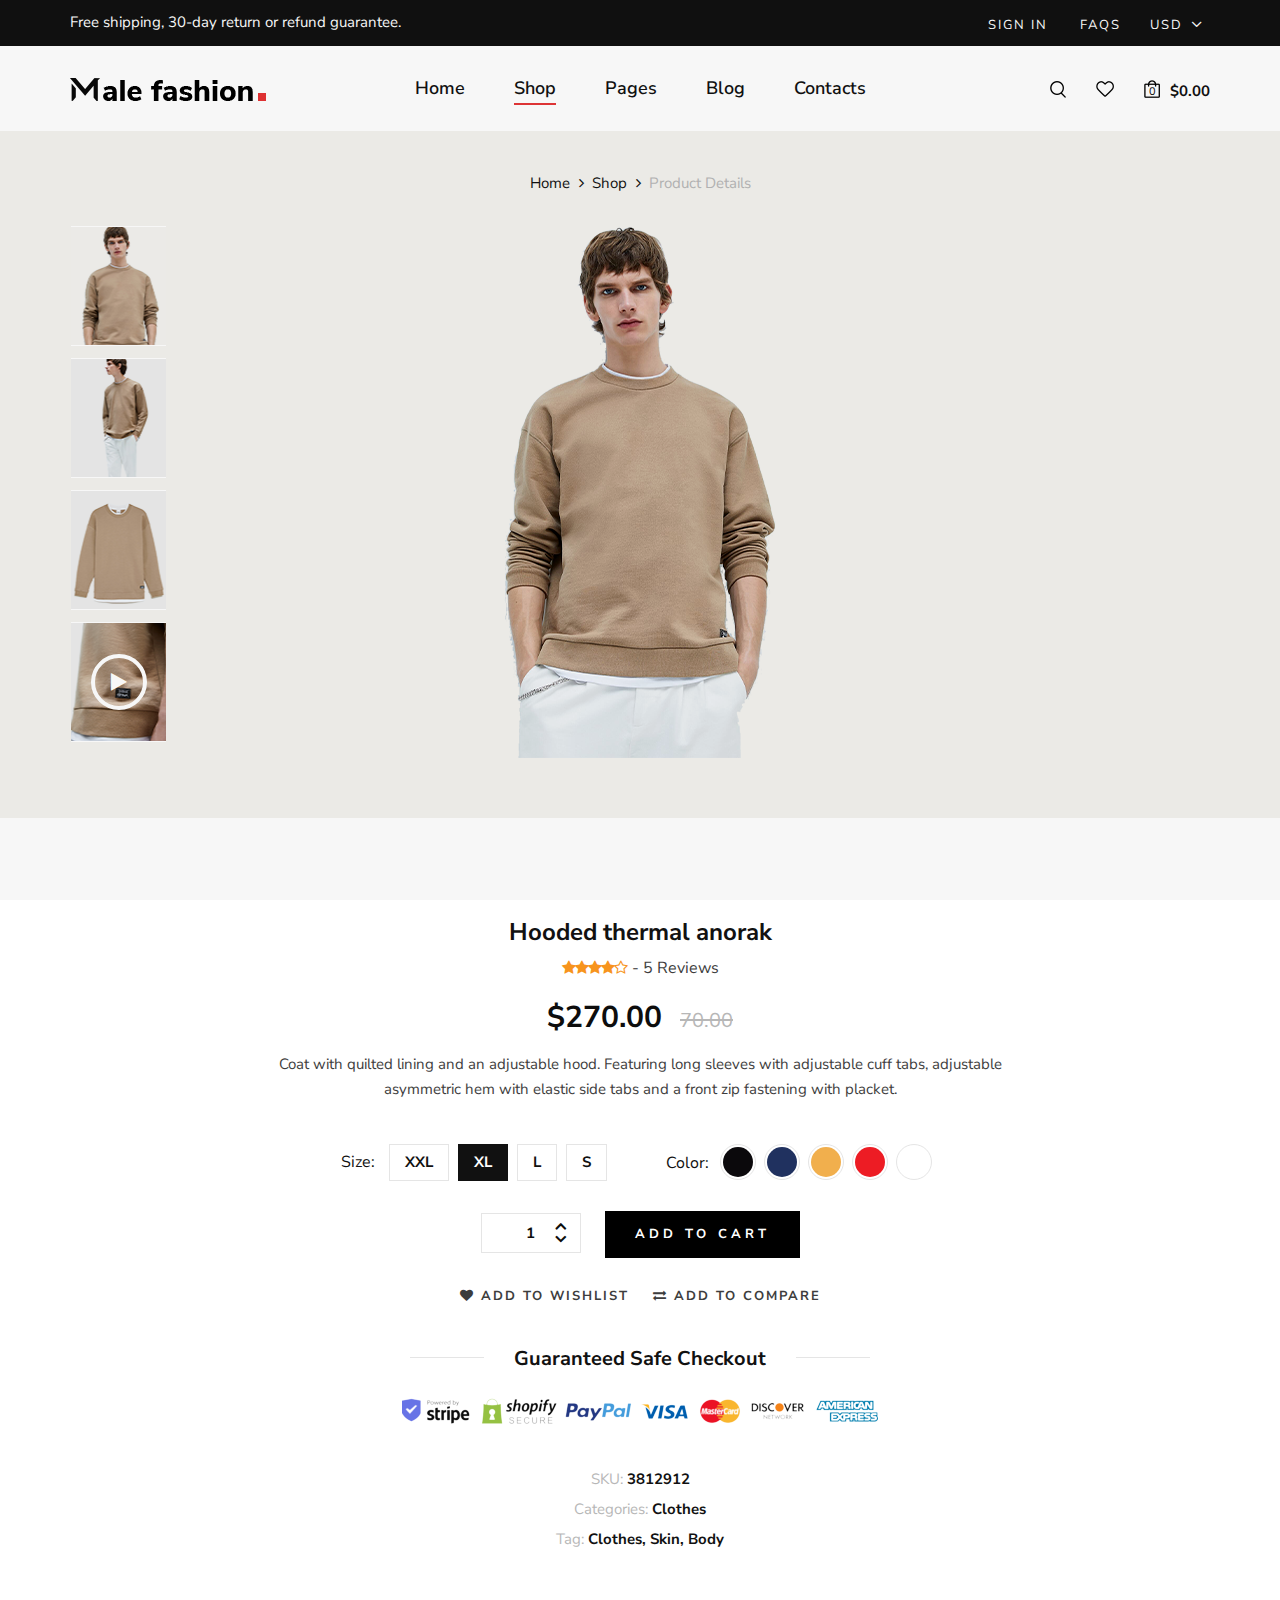
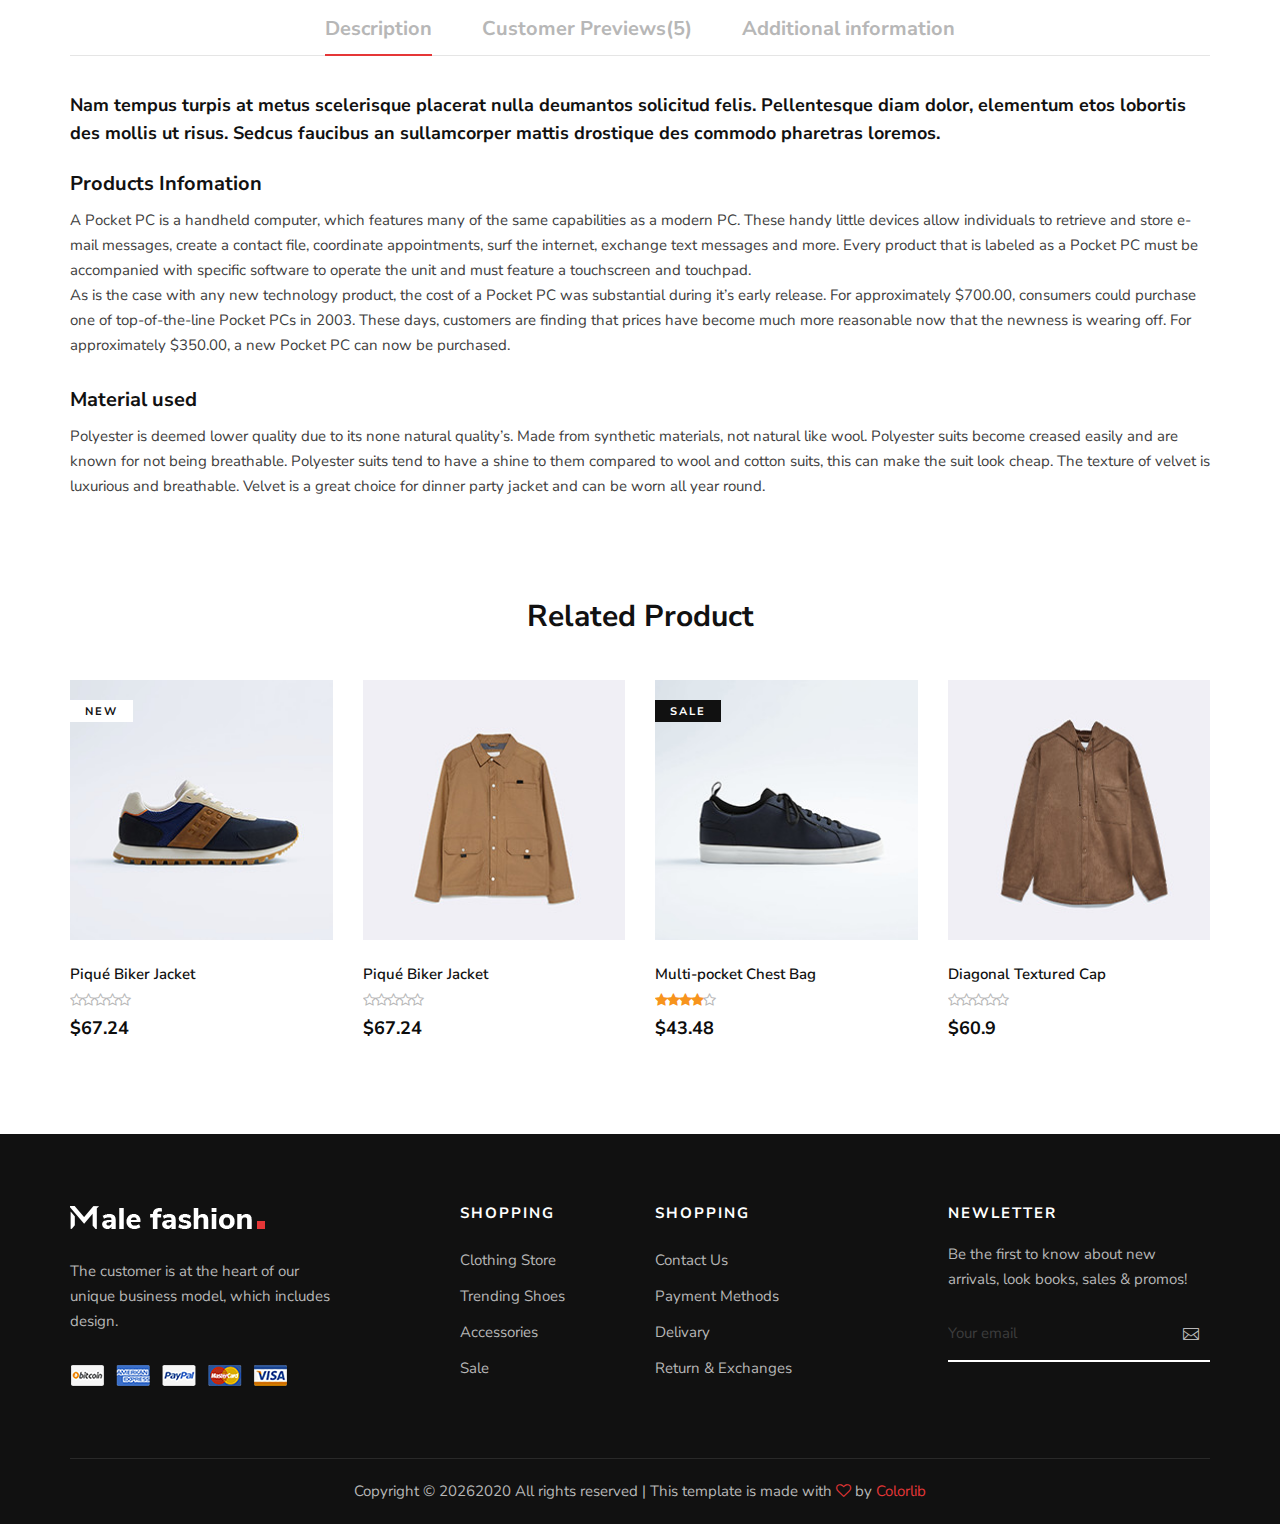
<file: shop-details.html>
<!DOCTYPE html>
<html lang="zxx">

<head>
    <meta charset="UTF-8">
    <meta name="description" content="Male_Fashion Template">
    <meta name="keywords" content="Male_Fashion, unica, creative, html">
    <meta name="viewport" content="width=device-width, initial-scale=1.0">
    <meta http-equiv="X-UA-Compatible" content="ie=edge">
    <title>Male-Fashion | Template</title>

    <!-- Google Font -->
    <link href="https://fonts.googleapis.com/css2?family=Nunito+Sans:wght@300;400;600;700;800;900&display=swap"
    rel="stylesheet">

    <!-- Css Styles -->
    <link rel="stylesheet" href="css/bootstrap.min.css" type="text/css">
    <link rel="stylesheet" href="css/font-awesome.min.css" type="text/css">
    <link rel="stylesheet" href="css/elegant-icons.css" type="text/css">
    <link rel="stylesheet" href="css/magnific-popup.css" type="text/css">
    <link rel="stylesheet" href="css/nice-select.css" type="text/css">
    <link rel="stylesheet" href="css/owl.carousel.min.css" type="text/css">
    <link rel="stylesheet" href="css/slicknav.min.css" type="text/css">
    <link rel="stylesheet" href="css/style.css" type="text/css">
</head>

<body>
    <!-- Page Preloder -->
    <div id="preloder">
        <div class="loader"></div>
    </div>

    <!-- Offcanvas Menu Begin -->
    <div class="offcanvas-menu-overlay"></div>
    <div class="offcanvas-menu-wrapper">
        <div class="offcanvas__option">
            <div class="offcanvas__links">
                <a href="#">Sign in</a>
                <a href="#">FAQs</a>
            </div>
            <div class="offcanvas__top__hover">
                <span>Usd <i class="arrow_carrot-down"></i></span>
                <ul>
                    <li>USD</li>
                    <li>EUR</li>
                    <li>USD</li>
                </ul>
            </div>
        </div>
        <div class="offcanvas__nav__option">
            <a href="#" class="search-switch"><img src="img/icon/search.png" alt=""></a>
            <a href="#"><img src="img/icon/heart.png" alt=""></a>
            <a href="#"><img src="img/icon/cart.png" alt=""> <span>0</span></a>
            <div class="price">$0.00</div>
        </div>
        <div id="mobile-menu-wrap"></div>
        <div class="offcanvas__text">
            <p>Free shipping, 30-day return or refund guarantee.</p>
        </div>
    </div>
    <!-- Offcanvas Menu End -->

    <!-- Header Section Begin -->
    <header class="header">
        <div class="header__top">
            <div class="container">
                <div class="row">
                    <div class="col-lg-6 col-md-7">
                        <div class="header__top__left">
                            <p>Free shipping, 30-day return or refund guarantee.</p>
                        </div>
                    </div>
                    <div class="col-lg-6 col-md-5">
                        <div class="header__top__right">
                            <div class="header__top__links">
                                <a href="#">Sign in</a>
                                <a href="#">FAQs</a>
                            </div>
                            <div class="header__top__hover">
                                <span>Usd <i class="arrow_carrot-down"></i></span>
                                <ul>
                                    <li>USD</li>
                                    <li>EUR</li>
                                    <li>USD</li>
                                </ul>
                            </div>
                        </div>
                    </div>
                </div>
            </div>
        </div>
        <div class="container">
            <div class="row">
                <div class="col-lg-3 col-md-3">
                    <div class="header__logo">
                        <a href="./inex.html"><img src="img/logo.png" alt=""></a>
                    </div>
                </div>
                <div class="col-lg-6 col-md-6">
                    <nav class="header__menu mobile-menu">
                        <ul>
                            <li><a href="./inex.html">Home</a></li>
                            <li class="active"><a href="./shop.html">Shop</a></li>
                            <li><a href="#">Pages</a>
                                <ul class="dropdown">
                                    <li><a href="./about.html">About Us</a></li>
                                    <li><a href="./shop-details.html">Shop Details</a></li>
                                    <li><a href="./shopping-cart.html">Shopping Cart</a></li>
                                    <li><a href="./checkout.html">Check Out</a></li>
                                    <li><a href="./blog-details.html">Blog Details</a></li>
                                </ul>
                            </li>
                            <li><a href="./blog.html">Blog</a></li>
                            <li><a href="./contact.html">Contacts</a></li>
                        </ul>
                    </nav>
                </div>
                <div class="col-lg-3 col-md-3">
                    <div class="header__nav__option">
                        <a href="#" class="search-switch"><img src="img/icon/search.png" alt=""></a>
                        <a href="#"><img src="img/icon/heart.png" alt=""></a>
                        <a href="#"><img src="img/icon/cart.png" alt=""> <span>0</span></a>
                        <div class="price">$0.00</div>
                    </div>
                </div>
            </div>
            <div class="canvas__open"><i class="fa fa-bars"></i></div>
        </div>
    </header>
    <!-- Header Section End -->

    <!-- Shop Details Section Begin -->
    <section class="shop-details">
        <div class="product__details__pic">
            <div class="container">
                <div class="row">
                    <div class="col-lg-12">
                        <div class="product__details__breadcrumb">
                            <a href="./index.html">Home</a>
                            <a href="./shop.html">Shop</a>
                            <span>Product Details</span>
                        </div>
                    </div>
                </div>
                <div class="row">
                    <div class="col-lg-3 col-md-3">
                        <ul class="nav nav-tabs" role="tablist">
                            <li class="nav-item">
                                <a class="nav-link active" data-toggle="tab" href="#tabs-1" role="tab">
                                    <div class="product__thumb__pic set-bg" data-setbg="img/shop-details/thumb-1.png">
                                    </div>
                                </a>
                            </li>
                            <li class="nav-item">
                                <a class="nav-link" data-toggle="tab" href="#tabs-2" role="tab">
                                    <div class="product__thumb__pic set-bg" data-setbg="img/shop-details/thumb-2.png">
                                    </div>
                                </a>
                            </li>
                            <li class="nav-item">
                                <a class="nav-link" data-toggle="tab" href="#tabs-3" role="tab">
                                    <div class="product__thumb__pic set-bg" data-setbg="img/shop-details/thumb-3.png">
                                    </div>
                                </a>
                            </li>
                            <li class="nav-item">
                                <a class="nav-link" data-toggle="tab" href="#tabs-4" role="tab">
                                    <div class="product__thumb__pic set-bg" data-setbg="img/shop-details/thumb-4.png">
                                        <i class="fa fa-play"></i>
                                    </div>
                                </a>
                            </li>
                        </ul>
                    </div>
                    <div class="col-lg-6 col-md-9">
                        <div class="tab-content">
                            <div class="tab-pane active" id="tabs-1" role="tabpanel">
                                <div class="product__details__pic__item">
                                    <img src="img/shop-details/product-big-2.png" alt="">
                                </div>
                            </div>
                            <div class="tab-pane" id="tabs-2" role="tabpanel">
                                <div class="product__details__pic__item">
                                    <img src="img/shop-details/product-big-3.png" alt="">
                                </div>
                            </div>
                            <div class="tab-pane" id="tabs-3" role="tabpanel">
                                <div class="product__details__pic__item">
                                    <img src="img/shop-details/product-big.png" alt="">
                                </div>
                            </div>
                            <div class="tab-pane" id="tabs-4" role="tabpanel">
                                <div class="product__details__pic__item">
                                    <img src="img/shop-details/product-big-4.png" alt="">
                                    <a href="https://www.youtube.com/watch?v=8PJ3_p7VqHw&list=RD8PJ3_p7VqHw&start_radio=1" class="video-popup"><i class="fa fa-play"></i></a>
                                </div>
                            </div>
                        </div>
                    </div>
                </div>
            </div>
        </div>
        <div class="product__details__content">
            <div class="container">
                <div class="row d-flex justify-content-center">
                    <div class="col-lg-8">
                        <div class="product__details__text">
                            <h4>Hooded thermal anorak</h4>
                            <div class="rating">
                                <i class="fa fa-star"></i>
                                <i class="fa fa-star"></i>
                                <i class="fa fa-star"></i>
                                <i class="fa fa-star"></i>
                                <i class="fa fa-star-o"></i>
                                <span> - 5 Reviews</span>
                            </div>
                            <h3>$270.00 <span>70.00</span></h3>
                            <p>Coat with quilted lining and an adjustable hood. Featuring long sleeves with adjustable
                                cuff tabs, adjustable asymmetric hem with elastic side tabs and a front zip fastening
                            with placket.</p>
                            <div class="product__details__option">
                                <div class="product__details__option__size">
                                    <span>Size:</span>
                                    <label for="xxl">xxl
                                        <input type="radio" id="xxl">
                                    </label>
                                    <label class="active" for="xl">xl
                                        <input type="radio" id="xl">
                                    </label>
                                    <label for="l">l
                                        <input type="radio" id="l">
                                    </label>
                                    <label for="sm">s
                                        <input type="radio" id="sm">
                                    </label>
                                </div>
                                <div class="product__details__option__color">
                                    <span>Color:</span>
                                    <label class="c-1" for="sp-1">
                                        <input type="radio" id="sp-1">
                                    </label>
                                    <label class="c-2" for="sp-2">
                                        <input type="radio" id="sp-2">
                                    </label>
                                    <label class="c-3" for="sp-3">
                                        <input type="radio" id="sp-3">
                                    </label>
                                    <label class="c-4" for="sp-4">
                                        <input type="radio" id="sp-4">
                                    </label>
                                    <label class="c-9" for="sp-9">
                                        <input type="radio" id="sp-9">
                                    </label>
                                </div>
                            </div>
                            <div class="product__details__cart__option">
                                <div class="quantity">
                                    <div class="pro-qty">
                                        <input type="text" value="1">
                                    </div>
                                </div>
                                <a href="#" class="primary-btn">add to cart</a>
                            </div>
                            <div class="product__details__btns__option">
                                <a href="#"><i class="fa fa-heart"></i> add to wishlist</a>
                                <a href="#"><i class="fa fa-exchange"></i> Add To Compare</a>
                            </div>
                            <div class="product__details__last__option">
                                <h5><span>Guaranteed Safe Checkout</span></h5>
                                <img src="img/shop-details/details-payment.png" alt="">
                                <ul>
                                    <li><span>SKU:</span> 3812912</li>
                                    <li><span>Categories:</span> Clothes</li>
                                    <li><span>Tag:</span> Clothes, Skin, Body</li>
                                </ul>
                            </div>
                        </div>
                    </div>
                </div>
                <div class="row">
                    <div class="col-lg-12">
                        <div class="product__details__tab">
                            <ul class="nav nav-tabs" role="tablist">
                                <li class="nav-item">
                                    <a class="nav-link active" data-toggle="tab" href="#tabs-5"
                                    role="tab">Description</a>
                                </li>
                                <li class="nav-item">
                                    <a class="nav-link" data-toggle="tab" href="#tabs-6" role="tab">Customer
                                    Previews(5)</a>
                                </li>
                                <li class="nav-item">
                                    <a class="nav-link" data-toggle="tab" href="#tabs-7" role="tab">Additional
                                    information</a>
                                </li>
                            </ul>
                            <div class="tab-content">
                                <div class="tab-pane active" id="tabs-5" role="tabpanel">
                                    <div class="product__details__tab__content">
                                        <p class="note">Nam tempus turpis at metus scelerisque placerat nulla deumantos
                                            solicitud felis. Pellentesque diam dolor, elementum etos lobortis des mollis
                                            ut risus. Sedcus faucibus an sullamcorper mattis drostique des commodo
                                        pharetras loremos.</p>
                                        <div class="product__details__tab__content__item">
                                            <h5>Products Infomation</h5>
                                            <p>A Pocket PC is a handheld computer, which features many of the same
                                                capabilities as a modern PC. These handy little devices allow
                                                individuals to retrieve and store e-mail messages, create a contact
                                                file, coordinate appointments, surf the internet, exchange text messages
                                                and more. Every product that is labeled as a Pocket PC must be
                                                accompanied with specific software to operate the unit and must feature
                                            a touchscreen and touchpad.</p>
                                            <p>As is the case with any new technology product, the cost of a Pocket PC
                                                was substantial during it’s early release. For approximately $700.00,
                                                consumers could purchase one of top-of-the-line Pocket PCs in 2003.
                                                These days, customers are finding that prices have become much more
                                                reasonable now that the newness is wearing off. For approximately
                                            $350.00, a new Pocket PC can now be purchased.</p>
                                        </div>
                                        <div class="product__details__tab__content__item">
                                            <h5>Material used</h5>
                                            <p>Polyester is deemed lower quality due to its none natural quality’s. Made
                                                from synthetic materials, not natural like wool. Polyester suits become
                                                creased easily and are known for not being breathable. Polyester suits
                                                tend to have a shine to them compared to wool and cotton suits, this can
                                                make the suit look cheap. The texture of velvet is luxurious and
                                                breathable. Velvet is a great choice for dinner party jacket and can be
                                            worn all year round.</p>
                                        </div>
                                    </div>
                                </div>
                                <div class="tab-pane" id="tabs-6" role="tabpanel">
                                    <div class="product__details__tab__content">
                                        <div class="product__details__tab__content__item">
                                            <h5>Products Infomation</h5>
                                            <p>A Pocket PC is a handheld computer, which features many of the same
                                                capabilities as a modern PC. These handy little devices allow
                                                individuals to retrieve and store e-mail messages, create a contact
                                                file, coordinate appointments, surf the internet, exchange text messages
                                                and more. Every product that is labeled as a Pocket PC must be
                                                accompanied with specific software to operate the unit and must feature
                                            a touchscreen and touchpad.</p>
                                            <p>As is the case with any new technology product, the cost of a Pocket PC
                                                was substantial during it’s early release. For approximately $700.00,
                                                consumers could purchase one of top-of-the-line Pocket PCs in 2003.
                                                These days, customers are finding that prices have become much more
                                                reasonable now that the newness is wearing off. For approximately
                                            $350.00, a new Pocket PC can now be purchased.</p>
                                        </div>
                                        <div class="product__details__tab__content__item">
                                            <h5>Material used</h5>
                                            <p>Polyester is deemed lower quality due to its none natural quality’s. Made
                                                from synthetic materials, not natural like wool. Polyester suits become
                                                creased easily and are known for not being breathable. Polyester suits
                                                tend to have a shine to them compared to wool and cotton suits, this can
                                                make the suit look cheap. The texture of velvet is luxurious and
                                                breathable. Velvet is a great choice for dinner party jacket and can be
                                            worn all year round.</p>
                                        </div>
                                    </div>
                                </div>
                                <div class="tab-pane" id="tabs-7" role="tabpanel">
                                    <div class="product__details__tab__content">
                                        <p class="note">Nam tempus turpis at metus scelerisque placerat nulla deumantos
                                            solicitud felis. Pellentesque diam dolor, elementum etos lobortis des mollis
                                            ut risus. Sedcus faucibus an sullamcorper mattis drostique des commodo
                                        pharetras loremos.</p>
                                        <div class="product__details__tab__content__item">
                                            <h5>Products Infomation</h5>
                                            <p>A Pocket PC is a handheld computer, which features many of the same
                                                capabilities as a modern PC. These handy little devices allow
                                                individuals to retrieve and store e-mail messages, create a contact
                                                file, coordinate appointments, surf the internet, exchange text messages
                                                and more. Every product that is labeled as a Pocket PC must be
                                                accompanied with specific software to operate the unit and must feature
                                            a touchscreen and touchpad.</p>
                                            <p>As is the case with any new technology product, the cost of a Pocket PC
                                                was substantial during it’s early release. For approximately $700.00,
                                                consumers could purchase one of top-of-the-line Pocket PCs in 2003.
                                                These days, customers are finding that prices have become much more
                                                reasonable now that the newness is wearing off. For approximately
                                            $350.00, a new Pocket PC can now be purchased.</p>
                                        </div>
                                        <div class="product__details__tab__content__item">
                                            <h5>Material used</h5>
                                            <p>Polyester is deemed lower quality due to its none natural quality’s. Made
                                                from synthetic materials, not natural like wool. Polyester suits become
                                                creased easily and are known for not being breathable. Polyester suits
                                                tend to have a shine to them compared to wool and cotton suits, this can
                                                make the suit look cheap. The texture of velvet is luxurious and
                                                breathable. Velvet is a great choice for dinner party jacket and can be
                                            worn all year round.</p>
                                        </div>
                                    </div>
                                </div>
                            </div>
                        </div>
                    </div>
                </div>
            </div>
        </div>
    </section>
    <!-- Shop Details Section End -->

    <!-- Related Section Begin -->
    <section class="related spad">
        <div class="container">
            <div class="row">
                <div class="col-lg-12">
                    <h3 class="related-title">Related Product</h3>
                </div>
            </div>
            <div class="row">
                <div class="col-lg-3 col-md-6 col-sm-6 col-sm-6">
                    <div class="product__item">
                        <div class="product__item__pic set-bg" data-setbg="img/product/product-1.jpg">
                            <span class="label">New</span>
                            <ul class="product__hover">
                                <li><a href="#"><img src="img/icon/heart.png" alt=""></a></li>
                                <li><a href="#"><img src="img/icon/compare.png" alt=""> <span>Compare</span></a></li>
                                <li><a href="#"><img src="img/icon/search.png" alt=""></a></li>
                            </ul>
                        </div>
                        <div class="product__item__text">
                            <h6>Piqué Biker Jacket</h6>
                            <a href="#" class="add-cart">+ Add To Cart</a>
                            <div class="rating">
                                <i class="fa fa-star-o"></i>
                                <i class="fa fa-star-o"></i>
                                <i class="fa fa-star-o"></i>
                                <i class="fa fa-star-o"></i>
                                <i class="fa fa-star-o"></i>
                            </div>
                            <h5>$67.24</h5>
                            <div class="product__color__select">
                                <label for="pc-1">
                                    <input type="radio" id="pc-1">
                                </label>
                                <label class="active black" for="pc-2">
                                    <input type="radio" id="pc-2">
                                </label>
                                <label class="grey" for="pc-3">
                                    <input type="radio" id="pc-3">
                                </label>
                            </div>
                        </div>
                    </div>
                </div>
                <div class="col-lg-3 col-md-6 col-sm-6 col-sm-6">
                    <div class="product__item">
                        <div class="product__item__pic set-bg" data-setbg="img/product/product-2.jpg">
                            <ul class="product__hover">
                                <li><a href="#"><img src="img/icon/heart.png" alt=""></a></li>
                                <li><a href="#"><img src="img/icon/compare.png" alt=""> <span>Compare</span></a></li>
                                <li><a href="#"><img src="img/icon/search.png" alt=""></a></li>
                            </ul>
                        </div>
                        <div class="product__item__text">
                            <h6>Piqué Biker Jacket</h6>
                            <a href="#" class="add-cart">+ Add To Cart</a>
                            <div class="rating">
                                <i class="fa fa-star-o"></i>
                                <i class="fa fa-star-o"></i>
                                <i class="fa fa-star-o"></i>
                                <i class="fa fa-star-o"></i>
                                <i class="fa fa-star-o"></i>
                            </div>
                            <h5>$67.24</h5>
                            <div class="product__color__select">
                                <label for="pc-4">
                                    <input type="radio" id="pc-4">
                                </label>
                                <label class="active black" for="pc-5">
                                    <input type="radio" id="pc-5">
                                </label>
                                <label class="grey" for="pc-6">
                                    <input type="radio" id="pc-6">
                                </label>
                            </div>
                        </div>
                    </div>
                </div>
                <div class="col-lg-3 col-md-6 col-sm-6 col-sm-6">
                    <div class="product__item sale">
                        <div class="product__item__pic set-bg" data-setbg="img/product/product-3.jpg">
                            <span class="label">Sale</span>
                            <ul class="product__hover">
                                <li><a href="#"><img src="img/icon/heart.png" alt=""></a></li>
                                <li><a href="#"><img src="img/icon/compare.png" alt=""> <span>Compare</span></a></li>
                                <li><a href="#"><img src="img/icon/search.png" alt=""></a></li>
                            </ul>
                        </div>
                        <div class="product__item__text">
                            <h6>Multi-pocket Chest Bag</h6>
                            <a href="#" class="add-cart">+ Add To Cart</a>
                            <div class="rating">
                                <i class="fa fa-star"></i>
                                <i class="fa fa-star"></i>
                                <i class="fa fa-star"></i>
                                <i class="fa fa-star"></i>
                                <i class="fa fa-star-o"></i>
                            </div>
                            <h5>$43.48</h5>
                            <div class="product__color__select">
                                <label for="pc-7">
                                    <input type="radio" id="pc-7">
                                </label>
                                <label class="active black" for="pc-8">
                                    <input type="radio" id="pc-8">
                                </label>
                                <label class="grey" for="pc-9">
                                    <input type="radio" id="pc-9">
                                </label>
                            </div>
                        </div>
                    </div>
                </div>
                <div class="col-lg-3 col-md-6 col-sm-6 col-sm-6">
                    <div class="product__item">
                        <div class="product__item__pic set-bg" data-setbg="img/product/product-4.jpg">
                            <ul class="product__hover">
                                <li><a href="#"><img src="img/icon/heart.png" alt=""></a></li>
                                <li><a href="#"><img src="img/icon/compare.png" alt=""> <span>Compare</span></a></li>
                                <li><a href="#"><img src="img/icon/search.png" alt=""></a></li>
                            </ul>
                        </div>
                        <div class="product__item__text">
                            <h6>Diagonal Textured Cap</h6>
                            <a href="#" class="add-cart">+ Add To Cart</a>
                            <div class="rating">
                                <i class="fa fa-star-o"></i>
                                <i class="fa fa-star-o"></i>
                                <i class="fa fa-star-o"></i>
                                <i class="fa fa-star-o"></i>
                                <i class="fa fa-star-o"></i>
                            </div>
                            <h5>$60.9</h5>
                            <div class="product__color__select">
                                <label for="pc-10">
                                    <input type="radio" id="pc-10">
                                </label>
                                <label class="active black" for="pc-11">
                                    <input type="radio" id="pc-11">
                                </label>
                                <label class="grey" for="pc-12">
                                    <input type="radio" id="pc-12">
                                </label>
                            </div>
                        </div>
                    </div>
                </div>
            </div>
        </div>
    </section>
    <!-- Related Section End -->

    <!-- Footer Section Begin -->
    <footer class="footer">
        <div class="container">
            <div class="row">
                <div class="col-lg-3 col-md-6 col-sm-6">
                    <div class="footer__about">
                        <div class="footer__logo">
                            <a href="#"><img src="img/footer-logo.png" alt=""></a>
                        </div>
                        <p>The customer is at the heart of our unique business model, which includes design.</p>
                        <a href="#"><img src="img/payment.png" alt=""></a>
                    </div>
                </div>
                <div class="col-lg-2 offset-lg-1 col-md-3 col-sm-6">
                    <div class="footer__widget">
                        <h6>Shopping</h6>
                        <ul>
                            <li><a href="#">Clothing Store</a></li>
                            <li><a href="#">Trending Shoes</a></li>
                            <li><a href="#">Accessories</a></li>
                            <li><a href="#">Sale</a></li>
                        </ul>
                    </div>
                </div>
                <div class="col-lg-2 col-md-3 col-sm-6">
                    <div class="footer__widget">
                        <h6>Shopping</h6>
                        <ul>
                            <li><a href="#">Contact Us</a></li>
                            <li><a href="#">Payment Methods</a></li>
                            <li><a href="#">Delivary</a></li>
                            <li><a href="#">Return & Exchanges</a></li>
                        </ul>
                    </div>
                </div>
                <div class="col-lg-3 offset-lg-1 col-md-6 col-sm-6">
                    <div class="footer__widget">
                        <h6>NewLetter</h6>
                        <div class="footer__newslatter">
                            <p>Be the first to know about new arrivals, look books, sales & promos!</p>
                            <form action="#">
                                <input type="text" placeholder="Your email">
                                <button type="submit"><span class="icon_mail_alt"></span></button>
                            </form>
                        </div>
                    </div>
                </div>
            </div>
            <div class="row">
                <div class="col-lg-12 text-center">
                    <div class="footer__copyright__text">
                        <!-- Link back to Colorlib can't be removed. Template is licensed under CC BY 3.0. -->
                        <p>Copyright ©
                            <script>
                                document.write(new Date().getFullYear());
                            </script>2020
                            All rights reserved | This template is made with <i class="fa fa-heart-o"
                            aria-hidden="true"></i> by <a href="https://colorlib.com" target="_blank">Colorlib</a>
                        </p>
                        <!-- Link back to Colorlib can't be removed. Template is licensed under CC BY 3.0. -->
                    </div>
                </div>
            </div>
        </div>
    </footer>
    <!-- Footer Section End -->

    <!-- Search Begin -->
    <div class="search-model">
        <div class="h-100 d-flex align-items-center justify-content-center">
            <div class="search-close-switch">+</div>
            <form class="search-model-form">
                <input type="text" id="search-input" placeholder="Search here.....">
            </form>
        </div>
    </div>
    <!-- Search End -->

    <!-- Js Plugins -->
    <script src="js/jquery-3.3.1.min.js"></script>
    <script src="js/bootstrap.min.js"></script>
    <script src="js/jquery.nice-select.min.js"></script>
    <script src="js/jquery.nicescroll.min.js"></script>
    <script src="js/jquery.magnific-popup.min.js"></script>
    <script src="js/jquery.countdown.min.js"></script>
    <script src="js/jquery.slicknav.js"></script>
    <script src="js/mixitup.min.js"></script>
    <script src="js/owl.carousel.min.js"></script>
    <script src="js/main.js"></script>
</body>

</html>
</file>
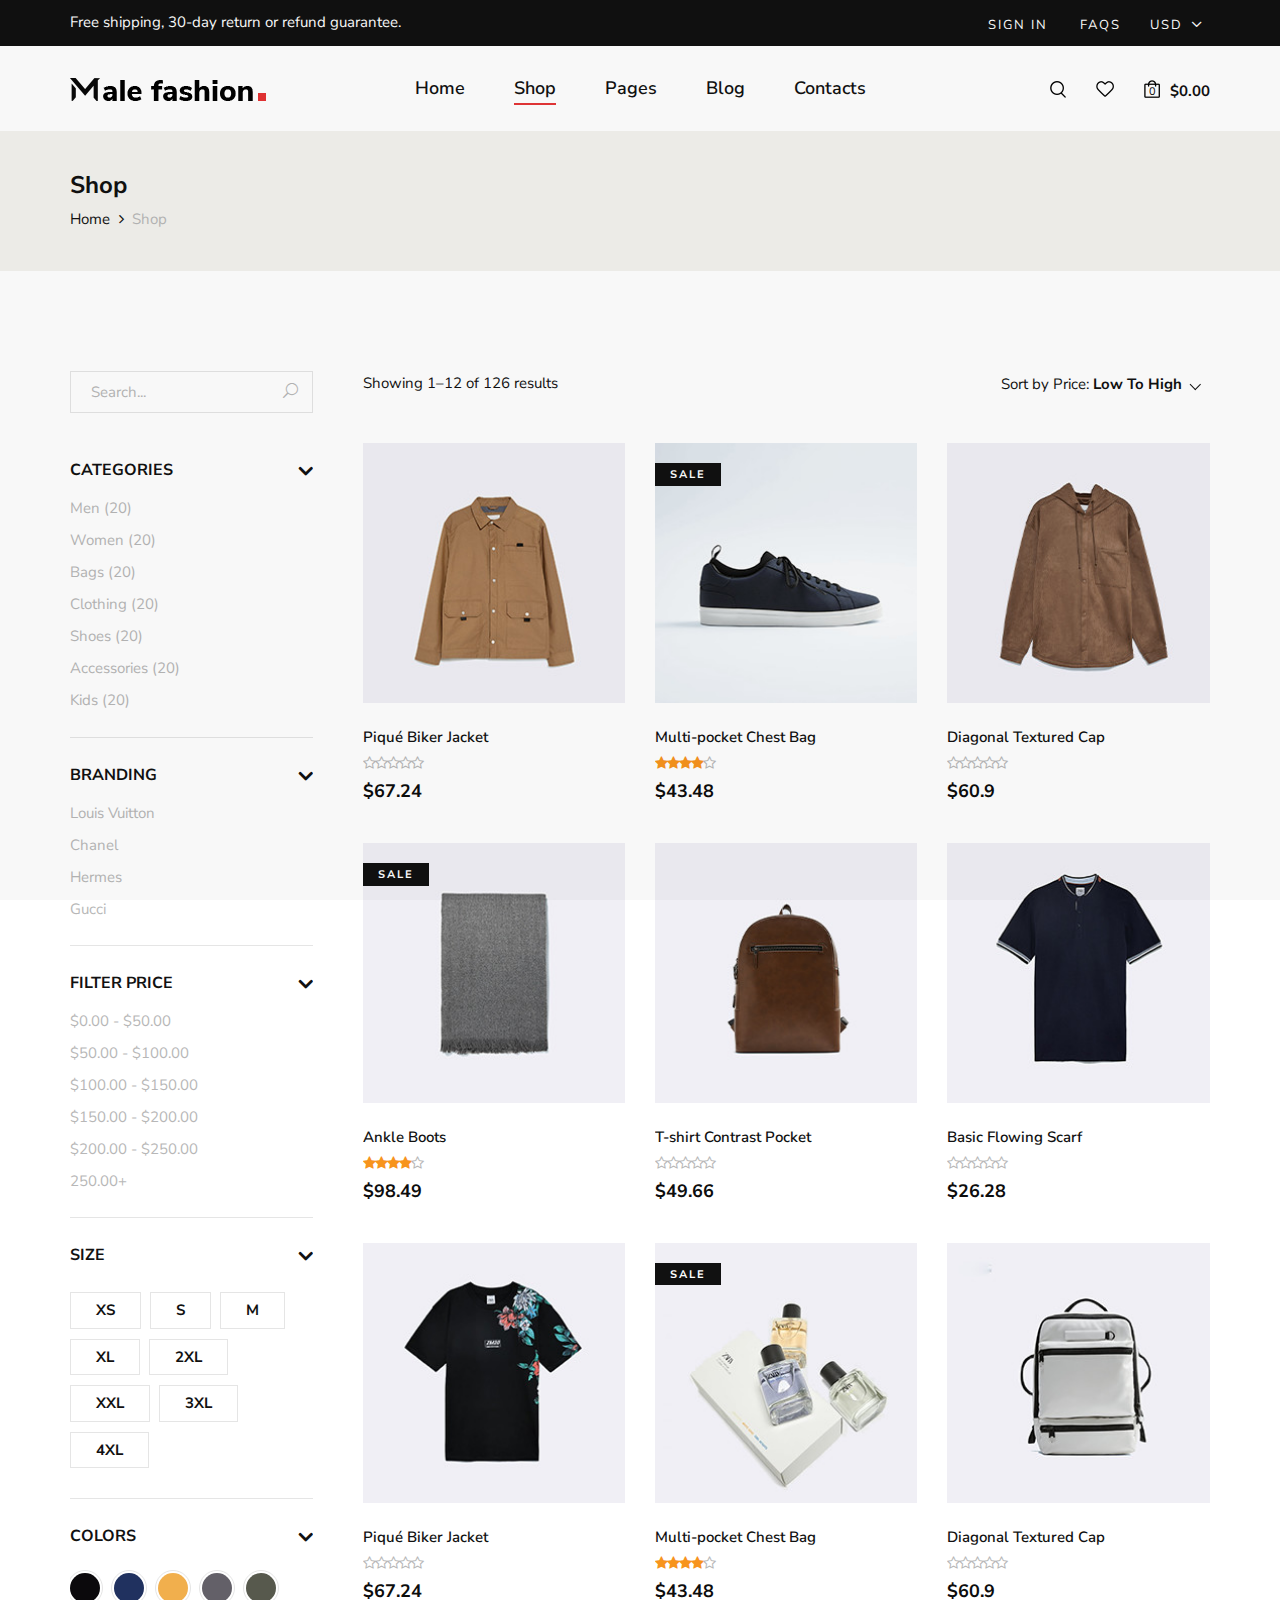
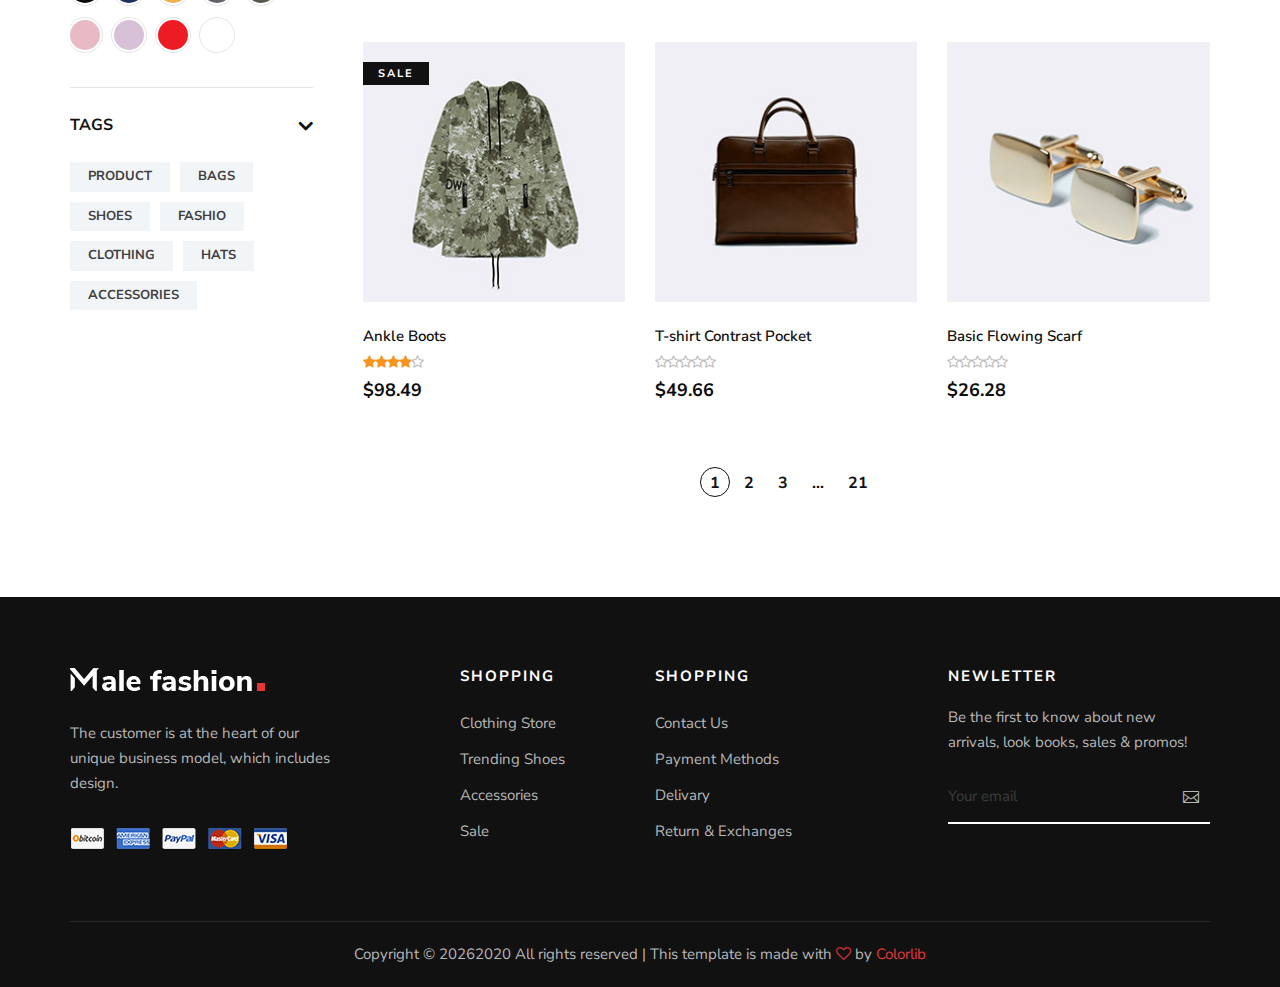
<file: shop.html>
<!DOCTYPE html>
<html lang="zxx">

<head>
    <meta charset="UTF-8">
    <meta name="description" content="Male_Fashion Template">
    <meta name="keywords" content="Male_Fashion, unica, creative, html">
    <meta name="viewport" content="width=device-width, initial-scale=1.0">
    <meta http-equiv="X-UA-Compatible" content="ie=edge">
    <title>Male-Fashion | Template</title>

    <!-- Google Font -->
    <link href="https://fonts.googleapis.com/css2?family=Nunito+Sans:wght@300;400;600;700;800;900&display=swap"
    rel="stylesheet">

    <!-- Css Styles -->
    <link rel="stylesheet" href="css/bootstrap.min.css" type="text/css">
    <link rel="stylesheet" href="css/font-awesome.min.css" type="text/css">
    <link rel="stylesheet" href="css/elegant-icons.css" type="text/css">
    <link rel="stylesheet" href="css/magnific-popup.css" type="text/css">
    <link rel="stylesheet" href="css/nice-select.css" type="text/css">
    <link rel="stylesheet" href="css/owl.carousel.min.css" type="text/css">
    <link rel="stylesheet" href="css/slicknav.min.css" type="text/css">
    <link rel="stylesheet" href="css/style.css" type="text/css">
</head>

<body>
    <!-- Page Preloder -->
    <div id="preloder">
        <div class="loader"></div>
    </div>

    <!-- Offcanvas Menu Begin -->
    <div class="offcanvas-menu-overlay"></div>
    <div class="offcanvas-menu-wrapper">
        <div class="offcanvas__option">
            <div class="offcanvas__links">
                <a href="#">Sign in</a>
                <a href="#">FAQs</a>
            </div>
            <div class="offcanvas__top__hover">
                <span>Usd <i class="arrow_carrot-down"></i></span>
                <ul>
                    <li>USD</li>
                    <li>EUR</li>
                    <li>USD</li>
                </ul>
            </div>
        </div>
        <div class="offcanvas__nav__option">
            <a href="#" class="search-switch"><img src="img/icon/search.png" alt=""></a>
            <a href="#"><img src="img/icon/heart.png" alt=""></a>
            <a href="#"><img src="img/icon/cart.png" alt=""> <span>0</span></a>
            <div class="price">$0.00</div>
        </div>
        <div id="mobile-menu-wrap"></div>
        <div class="offcanvas__text">
            <p>Free shipping, 30-day return or refund guarantee.</p>
        </div>
    </div>
    <!-- Offcanvas Menu End -->

    <!-- Header Section Begin -->
    <header class="header">
        <div class="header__top">
            <div class="container">
                <div class="row">
                    <div class="col-lg-6 col-md-7">
                        <div class="header__top__left">
                            <p>Free shipping, 30-day return or refund guarantee.</p>
                        </div>
                    </div>
                    <div class="col-lg-6 col-md-5">
                        <div class="header__top__right">
                            <div class="header__top__links">
                                <a href="#">Sign in</a>
                                <a href="#">FAQs</a>
                            </div>
                            <div class="header__top__hover">
                                <span>Usd <i class="arrow_carrot-down"></i></span>
                                <ul>
                                    <li>USD</li>
                                    <li>EUR</li>
                                    <li>USD</li>
                                </ul>
                            </div>
                        </div>
                    </div>
                </div>
            </div>
        </div>
        <div class="container">
            <div class="row">
                <div class="col-lg-3 col-md-3">
                    <div class="header__logo">
                        <a href="./index.html"><img src="img/logo.png" alt=""></a>
                    </div>
                </div>
                <div class="col-lg-6 col-md-6">
                    <nav class="header__menu mobile-menu">
                        <ul>
                            <li><a href="./index.html">Home</a></li>
                            <li class="active"><a href="./shop.html">Shop</a></li>
                            <li><a href="#">Pages</a>
                                <ul class="dropdown">
                                    <li><a href="./about.html">About Us</a></li>
                                    <li><a href="./shop-details.html">Shop Details</a></li>
                                    <li><a href="./shopping-cart.html">Shopping Cart</a></li>
                                    <li><a href="./checkout.html">Check Out</a></li>
                                    <li><a href="./blog-details.html">Blog Details</a></li>
                                </ul>
                            </li>
                            <li><a href="./blog.html">Blog</a></li>
                            <li><a href="./contact.html">Contacts</a></li>
                        </ul>
                    </nav>
                </div>
                <div class="col-lg-3 col-md-3">
                    <div class="header__nav__option">
                        <a href="#" class="search-switch"><img src="img/icon/search.png" alt=""></a>
                        <a href="#"><img src="img/icon/heart.png" alt=""></a>
                        <a href="#"><img src="img/icon/cart.png" alt=""> <span>0</span></a>
                        <div class="price">$0.00</div>
                    </div>
                </div>
            </div>
            <div class="canvas__open"><i class="fa fa-bars"></i></div>
        </div>
    </header>
    <!-- Header Section End -->

    <!-- Breadcrumb Section Begin -->
    <section class="breadcrumb-option">
        <div class="container">
            <div class="row">
                <div class="col-lg-12">
                    <div class="breadcrumb__text">
                        <h4>Shop</h4>
                        <div class="breadcrumb__links">
                            <a href="./index.html">Home</a>
                            <span>Shop</span>
                        </div>
                    </div>
                </div>
            </div>
        </div>
    </section>
    <!-- Breadcrumb Section End -->

    <!-- Shop Section Begin -->
    <section class="shop spad">
        <div class="container">
            <div class="row">
                <div class="col-lg-3">
                    <div class="shop__sidebar">
                        <div class="shop__sidebar__search">
                            <form action="#">
                                <input type="text" placeholder="Search...">
                                <button type="submit"><span class="icon_search"></span></button>
                            </form>
                        </div>
                        <div class="shop__sidebar__accordion">
                            <div class="accordion" id="accordionExample">
                                <div class="card">
                                    <div class="card-heading">
                                        <a data-toggle="collapse" data-target="#collapseOne">Categories</a>
                                    </div>
                                    <div id="collapseOne" class="collapse show" data-parent="#accordionExample">
                                        <div class="card-body">
                                            <div class="shop__sidebar__categories">
                                                <ul class="nice-scroll">
                                                    <li><a href="#">Men (20)</a></li>
                                                    <li><a href="#">Women (20)</a></li>
                                                    <li><a href="#">Bags (20)</a></li>
                                                    <li><a href="#">Clothing (20)</a></li>
                                                    <li><a href="#">Shoes (20)</a></li>
                                                    <li><a href="#">Accessories (20)</a></li>
                                                    <li><a href="#">Kids (20)</a></li>
                                                    <li><a href="#">Kids (20)</a></li>
                                                    <li><a href="#">Kids (20)</a></li>
                                                </ul>
                                            </div>
                                        </div>
                                    </div>
                                </div>
                                <div class="card">
                                    <div class="card-heading">
                                        <a data-toggle="collapse" data-target="#collapseTwo">Branding</a>
                                    </div>
                                    <div id="collapseTwo" class="collapse show" data-parent="#accordionExample">
                                        <div class="card-body">
                                            <div class="shop__sidebar__brand">
                                                <ul>
                                                    <li><a href="#">Louis Vuitton</a></li>
                                                    <li><a href="#">Chanel</a></li>
                                                    <li><a href="#">Hermes</a></li>
                                                    <li><a href="#">Gucci</a></li>
                                                </ul>
                                            </div>
                                        </div>
                                    </div>
                                </div>
                                <div class="card">
                                    <div class="card-heading">
                                        <a data-toggle="collapse" data-target="#collapseThree">Filter Price</a>
                                    </div>
                                    <div id="collapseThree" class="collapse show" data-parent="#accordionExample">
                                        <div class="card-body">
                                            <div class="shop__sidebar__price">
                                                <ul>
                                                    <li><a href="#">$0.00 - $50.00</a></li>
                                                    <li><a href="#">$50.00 - $100.00</a></li>
                                                    <li><a href="#">$100.00 - $150.00</a></li>
                                                    <li><a href="#">$150.00 - $200.00</a></li>
                                                    <li><a href="#">$200.00 - $250.00</a></li>
                                                    <li><a href="#">250.00+</a></li>
                                                </ul>
                                            </div>
                                        </div>
                                    </div>
                                </div>
                                <div class="card">
                                    <div class="card-heading">
                                        <a data-toggle="collapse" data-target="#collapseFour">Size</a>
                                    </div>
                                    <div id="collapseFour" class="collapse show" data-parent="#accordionExample">
                                        <div class="card-body">
                                            <div class="shop__sidebar__size">
                                                <label for="xs">xs
                                                    <input type="radio" id="xs">
                                                </label>
                                                <label for="sm">s
                                                    <input type="radio" id="sm">
                                                </label>
                                                <label for="md">m
                                                    <input type="radio" id="md">
                                                </label>
                                                <label for="xl">xl
                                                    <input type="radio" id="xl">
                                                </label>
                                                <label for="2xl">2xl
                                                    <input type="radio" id="2xl">
                                                </label>
                                                <label for="xxl">xxl
                                                    <input type="radio" id="xxl">
                                                </label>
                                                <label for="3xl">3xl
                                                    <input type="radio" id="3xl">
                                                </label>
                                                <label for="4xl">4xl
                                                    <input type="radio" id="4xl">
                                                </label>
                                            </div>
                                        </div>
                                    </div>
                                </div>
                                <div class="card">
                                    <div class="card-heading">
                                        <a data-toggle="collapse" data-target="#collapseFive">Colors</a>
                                    </div>
                                    <div id="collapseFive" class="collapse show" data-parent="#accordionExample">
                                        <div class="card-body">
                                            <div class="shop__sidebar__color">
                                                <label class="c-1" for="sp-1">
                                                    <input type="radio" id="sp-1">
                                                </label>
                                                <label class="c-2" for="sp-2">
                                                    <input type="radio" id="sp-2">
                                                </label>
                                                <label class="c-3" for="sp-3">
                                                    <input type="radio" id="sp-3">
                                                </label>
                                                <label class="c-4" for="sp-4">
                                                    <input type="radio" id="sp-4">
                                                </label>
                                                <label class="c-5" for="sp-5">
                                                    <input type="radio" id="sp-5">
                                                </label>
                                                <label class="c-6" for="sp-6">
                                                    <input type="radio" id="sp-6">
                                                </label>
                                                <label class="c-7" for="sp-7">
                                                    <input type="radio" id="sp-7">
                                                </label>
                                                <label class="c-8" for="sp-8">
                                                    <input type="radio" id="sp-8">
                                                </label>
                                                <label class="c-9" for="sp-9">
                                                    <input type="radio" id="sp-9">
                                                </label>
                                            </div>
                                        </div>
                                    </div>
                                </div>
                                <div class="card">
                                    <div class="card-heading">
                                        <a data-toggle="collapse" data-target="#collapseSix">Tags</a>
                                    </div>
                                    <div id="collapseSix" class="collapse show" data-parent="#accordionExample">
                                        <div class="card-body">
                                            <div class="shop__sidebar__tags">
                                                <a href="#">Product</a>
                                                <a href="#">Bags</a>
                                                <a href="#">Shoes</a>
                                                <a href="#">Fashio</a>
                                                <a href="#">Clothing</a>
                                                <a href="#">Hats</a>
                                                <a href="#">Accessories</a>
                                            </div>
                                        </div>
                                    </div>
                                </div>
                            </div>
                        </div>
                    </div>
                </div>
                <div class="col-lg-9">
                    <div class="shop__product__option">
                        <div class="row">
                            <div class="col-lg-6 col-md-6 col-sm-6">
                                <div class="shop__product__option__left">
                                    <p>Showing 1–12 of 126 results</p>
                                </div>
                            </div>
                            <div class="col-lg-6 col-md-6 col-sm-6">
                                <div class="shop__product__option__right">
                                    <p>Sort by Price:</p>
                                    <select>
                                        <option value="">Low To High</option>
                                        <option value="">$0 - $55</option>
                                        <option value="">$55 - $100</option>
                                    </select>
                                </div>
                            </div>
                        </div>
                    </div>
                    <div class="row">
                        <div class="col-lg-4 col-md-6 col-sm-6">
                            <div class="product__item">
                                <div class="product__item__pic set-bg" data-setbg="img/product/product-2.jpg">
                                    <ul class="product__hover">
                                        <li><a href="#"><img src="img/icon/heart.png" alt=""></a></li>
                                        <li><a href="#"><img src="img/icon/compare.png" alt=""> <span>Compare</span></a>
                                        </li>
                                        <li><a href="#"><img src="img/icon/search.png" alt=""></a></li>
                                    </ul>
                                </div>
                                <div class="product__item__text">
                                    <h6>Piqué Biker Jacket</h6>
                                    <a href="#" class="add-cart">+ Add To Cart</a>
                                    <div class="rating">
                                        <i class="fa fa-star-o"></i>
                                        <i class="fa fa-star-o"></i>
                                        <i class="fa fa-star-o"></i>
                                        <i class="fa fa-star-o"></i>
                                        <i class="fa fa-star-o"></i>
                                    </div>
                                    <h5>$67.24</h5>
                                    <div class="product__color__select">
                                        <label for="pc-4">
                                            <input type="radio" id="pc-4">
                                        </label>
                                        <label class="active black" for="pc-5">
                                            <input type="radio" id="pc-5">
                                        </label>
                                        <label class="grey" for="pc-6">
                                            <input type="radio" id="pc-6">
                                        </label>
                                    </div>
                                </div>
                            </div>
                        </div>
                        <div class="col-lg-4 col-md-6 col-sm-6">
                            <div class="product__item sale">
                                <div class="product__item__pic set-bg" data-setbg="img/product/product-3.jpg">
                                    <span class="label">Sale</span>
                                    <ul class="product__hover">
                                        <li><a href="#"><img src="img/icon/heart.png" alt=""></a></li>
                                        <li><a href="#"><img src="img/icon/compare.png" alt=""> <span>Compare</span></a>
                                        </li>
                                        <li><a href="#"><img src="img/icon/search.png" alt=""></a></li>
                                    </ul>
                                </div>
                                <div class="product__item__text">
                                    <h6>Multi-pocket Chest Bag</h6>
                                    <a href="#" class="add-cart">+ Add To Cart</a>
                                    <div class="rating">
                                        <i class="fa fa-star"></i>
                                        <i class="fa fa-star"></i>
                                        <i class="fa fa-star"></i>
                                        <i class="fa fa-star"></i>
                                        <i class="fa fa-star-o"></i>
                                    </div>
                                    <h5>$43.48</h5>
                                    <div class="product__color__select">
                                        <label for="pc-7">
                                            <input type="radio" id="pc-7">
                                        </label>
                                        <label class="active black" for="pc-8">
                                            <input type="radio" id="pc-8">
                                        </label>
                                        <label class="grey" for="pc-9">
                                            <input type="radio" id="pc-9">
                                        </label>
                                    </div>
                                </div>
                            </div>
                        </div>
                        <div class="col-lg-4 col-md-6 col-sm-6">
                            <div class="product__item">
                                <div class="product__item__pic set-bg" data-setbg="img/product/product-4.jpg">
                                    <ul class="product__hover">
                                        <li><a href="#"><img src="img/icon/heart.png" alt=""></a></li>
                                        <li><a href="#"><img src="img/icon/compare.png" alt=""> <span>Compare</span></a>
                                        </li>
                                        <li><a href="#"><img src="img/icon/search.png" alt=""></a></li>
                                    </ul>
                                </div>
                                <div class="product__item__text">
                                    <h6>Diagonal Textured Cap</h6>
                                    <a href="#" class="add-cart">+ Add To Cart</a>
                                    <div class="rating">
                                        <i class="fa fa-star-o"></i>
                                        <i class="fa fa-star-o"></i>
                                        <i class="fa fa-star-o"></i>
                                        <i class="fa fa-star-o"></i>
                                        <i class="fa fa-star-o"></i>
                                    </div>
                                    <h5>$60.9</h5>
                                    <div class="product__color__select">
                                        <label for="pc-10">
                                            <input type="radio" id="pc-10">
                                        </label>
                                        <label class="active black" for="pc-11">
                                            <input type="radio" id="pc-11">
                                        </label>
                                        <label class="grey" for="pc-12">
                                            <input type="radio" id="pc-12">
                                        </label>
                                    </div>
                                </div>
                            </div>
                        </div>
                        <div class="col-lg-4 col-md-6 col-sm-6">
                            <div class="product__item sale">
                                <div class="product__item__pic set-bg" data-setbg="img/product/product-6.jpg">
                                    <span class="label">Sale</span>
                                    <ul class="product__hover">
                                        <li><a href="#"><img src="img/icon/heart.png" alt=""></a></li>
                                        <li><a href="#"><img src="img/icon/compare.png" alt=""> <span>Compare</span></a>
                                        </li>
                                        <li><a href="#"><img src="img/icon/search.png" alt=""></a></li>
                                    </ul>
                                </div>
                                <div class="product__item__text">
                                    <h6>Ankle Boots</h6>
                                    <a href="#" class="add-cart">+ Add To Cart</a>
                                    <div class="rating">
                                        <i class="fa fa-star"></i>
                                        <i class="fa fa-star"></i>
                                        <i class="fa fa-star"></i>
                                        <i class="fa fa-star"></i>
                                        <i class="fa fa-star-o"></i>
                                    </div>
                                    <h5>$98.49</h5>
                                    <div class="product__color__select">
                                        <label for="pc-16">
                                            <input type="radio" id="pc-16">
                                        </label>
                                        <label class="active black" for="pc-17">
                                            <input type="radio" id="pc-17">
                                        </label>
                                        <label class="grey" for="pc-18">
                                            <input type="radio" id="pc-18">
                                        </label>
                                    </div>
                                </div>
                            </div>
                        </div>
                        <div class="col-lg-4 col-md-6 col-sm-6">
                            <div class="product__item">
                                <div class="product__item__pic set-bg" data-setbg="img/product/product-7.jpg">
                                    <ul class="product__hover">
                                        <li><a href="#"><img src="img/icon/heart.png" alt=""></a></li>
                                        <li><a href="#"><img src="img/icon/compare.png" alt=""> <span>Compare</span></a>
                                        </li>
                                        <li><a href="#"><img src="img/icon/search.png" alt=""></a></li>
                                    </ul>
                                </div>
                                <div class="product__item__text">
                                    <h6>T-shirt Contrast Pocket</h6>
                                    <a href="#" class="add-cart">+ Add To Cart</a>
                                    <div class="rating">
                                        <i class="fa fa-star-o"></i>
                                        <i class="fa fa-star-o"></i>
                                        <i class="fa fa-star-o"></i>
                                        <i class="fa fa-star-o"></i>
                                        <i class="fa fa-star-o"></i>
                                    </div>
                                    <h5>$49.66</h5>
                                    <div class="product__color__select">
                                        <label for="pc-19">
                                            <input type="radio" id="pc-19">
                                        </label>
                                        <label class="active black" for="pc-20">
                                            <input type="radio" id="pc-20">
                                        </label>
                                        <label class="grey" for="pc-21">
                                            <input type="radio" id="pc-21">
                                        </label>
                                    </div>
                                </div>
                            </div>
                        </div>
                        <div class="col-lg-4 col-md-6 col-sm-6">
                            <div class="product__item">
                                <div class="product__item__pic set-bg" data-setbg="img/product/product-8.jpg">
                                    <ul class="product__hover">
                                        <li><a href="#"><img src="img/icon/heart.png" alt=""></a></li>
                                        <li><a href="#"><img src="img/icon/compare.png" alt=""> <span>Compare</span></a>
                                        </li>
                                        <li><a href="#"><img src="img/icon/search.png" alt=""></a></li>
                                    </ul>
                                </div>
                                <div class="product__item__text">
                                    <h6>Basic Flowing Scarf</h6>
                                    <a href="#" class="add-cart">+ Add To Cart</a>
                                    <div class="rating">
                                        <i class="fa fa-star-o"></i>
                                        <i class="fa fa-star-o"></i>
                                        <i class="fa fa-star-o"></i>
                                        <i class="fa fa-star-o"></i>
                                        <i class="fa fa-star-o"></i>
                                    </div>
                                    <h5>$26.28</h5>
                                    <div class="product__color__select">
                                        <label for="pc-22">
                                            <input type="radio" id="pc-22">
                                        </label>
                                        <label class="active black" for="pc-23">
                                            <input type="radio" id="pc-23">
                                        </label>
                                        <label class="grey" for="pc-24">
                                            <input type="radio" id="pc-24">
                                        </label>
                                    </div>
                                </div>
                            </div>
                        </div>
                        <div class="col-lg-4 col-md-6 col-sm-6">
                            <div class="product__item">
                                <div class="product__item__pic set-bg" data-setbg="img/product/product-9.jpg">
                                    <ul class="product__hover">
                                        <li><a href="#"><img src="img/icon/heart.png" alt=""></a></li>
                                        <li><a href="#"><img src="img/icon/compare.png" alt=""> <span>Compare</span></a>
                                        </li>
                                        <li><a href="#"><img src="img/icon/search.png" alt=""></a></li>
                                    </ul>
                                </div>
                                <div class="product__item__text">
                                    <h6>Piqué Biker Jacket</h6>
                                    <a href="#" class="add-cart">+ Add To Cart</a>
                                    <div class="rating">
                                        <i class="fa fa-star-o"></i>
                                        <i class="fa fa-star-o"></i>
                                        <i class="fa fa-star-o"></i>
                                        <i class="fa fa-star-o"></i>
                                        <i class="fa fa-star-o"></i>
                                    </div>
                                    <h5>$67.24</h5>
                                    <div class="product__color__select">
                                        <label for="pc-25">
                                            <input type="radio" id="pc-25">
                                        </label>
                                        <label class="active black" for="pc-26">
                                            <input type="radio" id="pc-26">
                                        </label>
                                        <label class="grey" for="pc-27">
                                            <input type="radio" id="pc-27">
                                        </label>
                                    </div>
                                </div>
                            </div>
                        </div>
                        <div class="col-lg-4 col-md-6 col-sm-6">
                            <div class="product__item sale">
                                <div class="product__item__pic set-bg" data-setbg="img/product/product-10.jpg">
                                    <span class="label">Sale</span>
                                    <ul class="product__hover">
                                        <li><a href="#"><img src="img/icon/heart.png" alt=""></a></li>
                                        <li><a href="#"><img src="img/icon/compare.png" alt=""> <span>Compare</span></a>
                                        </li>
                                        <li><a href="#"><img src="img/icon/search.png" alt=""></a></li>
                                    </ul>
                                </div>
                                <div class="product__item__text">
                                    <h6>Multi-pocket Chest Bag</h6>
                                    <a href="#" class="add-cart">+ Add To Cart</a>
                                    <div class="rating">
                                        <i class="fa fa-star"></i>
                                        <i class="fa fa-star"></i>
                                        <i class="fa fa-star"></i>
                                        <i class="fa fa-star"></i>
                                        <i class="fa fa-star-o"></i>
                                    </div>
                                    <h5>$43.48</h5>
                                    <div class="product__color__select">
                                        <label for="pc-28">
                                            <input type="radio" id="pc-28">
                                        </label>
                                        <label class="active black" for="pc-29">
                                            <input type="radio" id="pc-29">
                                        </label>
                                        <label class="grey" for="pc-30">
                                            <input type="radio" id="pc-30">
                                        </label>
                                    </div>
                                </div>
                            </div>
                        </div>
                        <div class="col-lg-4 col-md-6 col-sm-6">
                            <div class="product__item">
                                <div class="product__item__pic set-bg" data-setbg="img/product/product-11.jpg">
                                    <ul class="product__hover">
                                        <li><a href="#"><img src="img/icon/heart.png" alt=""></a></li>
                                        <li><a href="#"><img src="img/icon/compare.png" alt=""> <span>Compare</span></a>
                                        </li>
                                        <li><a href="#"><img src="img/icon/search.png" alt=""></a></li>
                                    </ul>
                                </div>
                                <div class="product__item__text">
                                    <h6>Diagonal Textured Cap</h6>
                                    <a href="#" class="add-cart">+ Add To Cart</a>
                                    <div class="rating">
                                        <i class="fa fa-star-o"></i>
                                        <i class="fa fa-star-o"></i>
                                        <i class="fa fa-star-o"></i>
                                        <i class="fa fa-star-o"></i>
                                        <i class="fa fa-star-o"></i>
                                    </div>
                                    <h5>$60.9</h5>
                                    <div class="product__color__select">
                                        <label for="pc-31">
                                            <input type="radio" id="pc-31">
                                        </label>
                                        <label class="active black" for="pc-32">
                                            <input type="radio" id="pc-32">
                                        </label>
                                        <label class="grey" for="pc-33">
                                            <input type="radio" id="pc-33">
                                        </label>
                                    </div>
                                </div>
                            </div>
                        </div>
                        <div class="col-lg-4 col-md-6 col-sm-6">
                            <div class="product__item sale">
                                <div class="product__item__pic set-bg" data-setbg="img/product/product-12.jpg">
                                    <span class="label">Sale</span>
                                    <ul class="product__hover">
                                        <li><a href="#"><img src="img/icon/heart.png" alt=""></a></li>
                                        <li><a href="#"><img src="img/icon/compare.png" alt=""> <span>Compare</span></a>
                                        </li>
                                        <li><a href="#"><img src="img/icon/search.png" alt=""></a></li>
                                    </ul>
                                </div>
                                <div class="product__item__text">
                                    <h6>Ankle Boots</h6>
                                    <a href="#" class="add-cart">+ Add To Cart</a>
                                    <div class="rating">
                                        <i class="fa fa-star"></i>
                                        <i class="fa fa-star"></i>
                                        <i class="fa fa-star"></i>
                                        <i class="fa fa-star"></i>
                                        <i class="fa fa-star-o"></i>
                                    </div>
                                    <h5>$98.49</h5>
                                    <div class="product__color__select">
                                        <label for="pc-34">
                                            <input type="radio" id="pc-34">
                                        </label>
                                        <label class="active black" for="pc-35">
                                            <input type="radio" id="pc-35">
                                        </label>
                                        <label class="grey" for="pc-36">
                                            <input type="radio" id="pc-36">
                                        </label>
                                    </div>
                                </div>
                            </div>
                        </div>
                        <div class="col-lg-4 col-md-6 col-sm-6">
                            <div class="product__item">
                                <div class="product__item__pic set-bg" data-setbg="img/product/product-13.jpg">
                                    <ul class="product__hover">
                                        <li><a href="#"><img src="img/icon/heart.png" alt=""></a></li>
                                        <li><a href="#"><img src="img/icon/compare.png" alt=""> <span>Compare</span></a>
                                        </li>
                                        <li><a href="#"><img src="img/icon/search.png" alt=""></a></li>
                                    </ul>
                                </div>
                                <div class="product__item__text">
                                    <h6>T-shirt Contrast Pocket</h6>
                                    <a href="#" class="add-cart">+ Add To Cart</a>
                                    <div class="rating">
                                        <i class="fa fa-star-o"></i>
                                        <i class="fa fa-star-o"></i>
                                        <i class="fa fa-star-o"></i>
                                        <i class="fa fa-star-o"></i>
                                        <i class="fa fa-star-o"></i>
                                    </div>
                                    <h5>$49.66</h5>
                                    <div class="product__color__select">
                                        <label for="pc-37">
                                            <input type="radio" id="pc-37">
                                        </label>
                                        <label class="active black" for="pc-38">
                                            <input type="radio" id="pc-38">
                                        </label>
                                        <label class="grey" for="pc-39">
                                            <input type="radio" id="pc-39">
                                        </label>
                                    </div>
                                </div>
                            </div>
                        </div>
                        <div class="col-lg-4 col-md-6 col-sm-6">
                            <div class="product__item">
                                <div class="product__item__pic set-bg" data-setbg="img/product/product-14.jpg">
                                    <ul class="product__hover">
                                        <li><a href="#"><img src="img/icon/heart.png" alt=""></a></li>
                                        <li><a href="#"><img src="img/icon/compare.png" alt=""> <span>Compare</span></a>
                                        </li>
                                        <li><a href="#"><img src="img/icon/search.png" alt=""></a></li>
                                    </ul>
                                </div>
                                <div class="product__item__text">
                                    <h6>Basic Flowing Scarf</h6>
                                    <a href="#" class="add-cart">+ Add To Cart</a>
                                    <div class="rating">
                                        <i class="fa fa-star-o"></i>
                                        <i class="fa fa-star-o"></i>
                                        <i class="fa fa-star-o"></i>
                                        <i class="fa fa-star-o"></i>
                                        <i class="fa fa-star-o"></i>
                                    </div>
                                    <h5>$26.28</h5>
                                    <div class="product__color__select">
                                        <label for="pc-40">
                                            <input type="radio" id="pc-40">
                                        </label>
                                        <label class="active black" for="pc-41">
                                            <input type="radio" id="pc-41">
                                        </label>
                                        <label class="grey" for="pc-42">
                                            <input type="radio" id="pc-42">
                                        </label>
                                    </div>
                                </div>
                            </div>
                        </div>
                    </div>
                    <div class="row">
                        <div class="col-lg-12">
                            <div class="product__pagination">
                                <a class="active" href="#">1</a>
                                <a href="#">2</a>
                                <a href="#">3</a>
                                <span>...</span>
                                <a href="#">21</a>
                            </div>
                        </div>
                    </div>
                </div>
            </div>
        </div>
    </section>
    <!-- Shop Section End -->

    <!-- Footer Section Begin -->
    <footer class="footer">
        <div class="container">
            <div class="row">
                <div class="col-lg-3 col-md-6 col-sm-6">
                    <div class="footer__about">
                        <div class="footer__logo">
                            <a href="#"><img src="img/footer-logo.png" alt=""></a>
                        </div>
                        <p>The customer is at the heart of our unique business model, which includes design.</p>
                        <a href="#"><img src="img/payment.png" alt=""></a>
                    </div>
                </div>
                <div class="col-lg-2 offset-lg-1 col-md-3 col-sm-6">
                    <div class="footer__widget">
                        <h6>Shopping</h6>
                        <ul>
                            <li><a href="#">Clothing Store</a></li>
                            <li><a href="#">Trending Shoes</a></li>
                            <li><a href="#">Accessories</a></li>
                            <li><a href="#">Sale</a></li>
                        </ul>
                    </div>
                </div>
                <div class="col-lg-2 col-md-3 col-sm-6">
                    <div class="footer__widget">
                        <h6>Shopping</h6>
                        <ul>
                            <li><a href="#">Contact Us</a></li>
                            <li><a href="#">Payment Methods</a></li>
                            <li><a href="#">Delivary</a></li>
                            <li><a href="#">Return & Exchanges</a></li>
                        </ul>
                    </div>
                </div>
                <div class="col-lg-3 offset-lg-1 col-md-6 col-sm-6">
                    <div class="footer__widget">
                        <h6>NewLetter</h6>
                        <div class="footer__newslatter">
                            <p>Be the first to know about new arrivals, look books, sales & promos!</p>
                            <form action="#">
                                <input type="text" placeholder="Your email">
                                <button type="submit"><span class="icon_mail_alt"></span></button>
                            </form>
                        </div>
                    </div>
                </div>
            </div>
            <div class="row">
                <div class="col-lg-12 text-center">
                    <div class="footer__copyright__text">
                        <!-- Link back to Colorlib can't be removed. Template is licensed under CC BY 3.0. -->
                        <p>Copyright ©
                            <script>
                                document.write(new Date().getFullYear());
                            </script>2020
                            All rights reserved | This template is made with <i class="fa fa-heart-o"
                            aria-hidden="true"></i> by <a href="https://colorlib.com" target="_blank">Colorlib</a>
                        </p>
                        <!-- Link back to Colorlib can't be removed. Template is licensed under CC BY 3.0. -->
                    </div>
                </div>
            </div>
        </div>
    </footer>
    <!-- Footer Section End -->

    <!-- Search Begin -->
    <div class="search-model">
        <div class="h-100 d-flex align-items-center justify-content-center">
            <div class="search-close-switch">+</div>
            <form class="search-model-form">
                <input type="text" id="search-input" placeholder="Search here.....">
            </form>
        </div>
    </div>
    <!-- Search End -->

    <!-- Js Plugins -->
    <script src="js/jquery-3.3.1.min.js"></script>
    <script src="js/bootstrap.min.js"></script>
    <script src="js/jquery.nice-select.min.js"></script>
    <script src="js/jquery.nicescroll.min.js"></script>
    <script src="js/jquery.magnific-popup.min.js"></script>
    <script src="js/jquery.countdown.min.js"></script>
    <script src="js/jquery.slicknav.js"></script>
    <script src="js/mixitup.min.js"></script>
    <script src="js/owl.carousel.min.js"></script>
    <script src="js/main.js"></script>
</body>

</html>
</file>
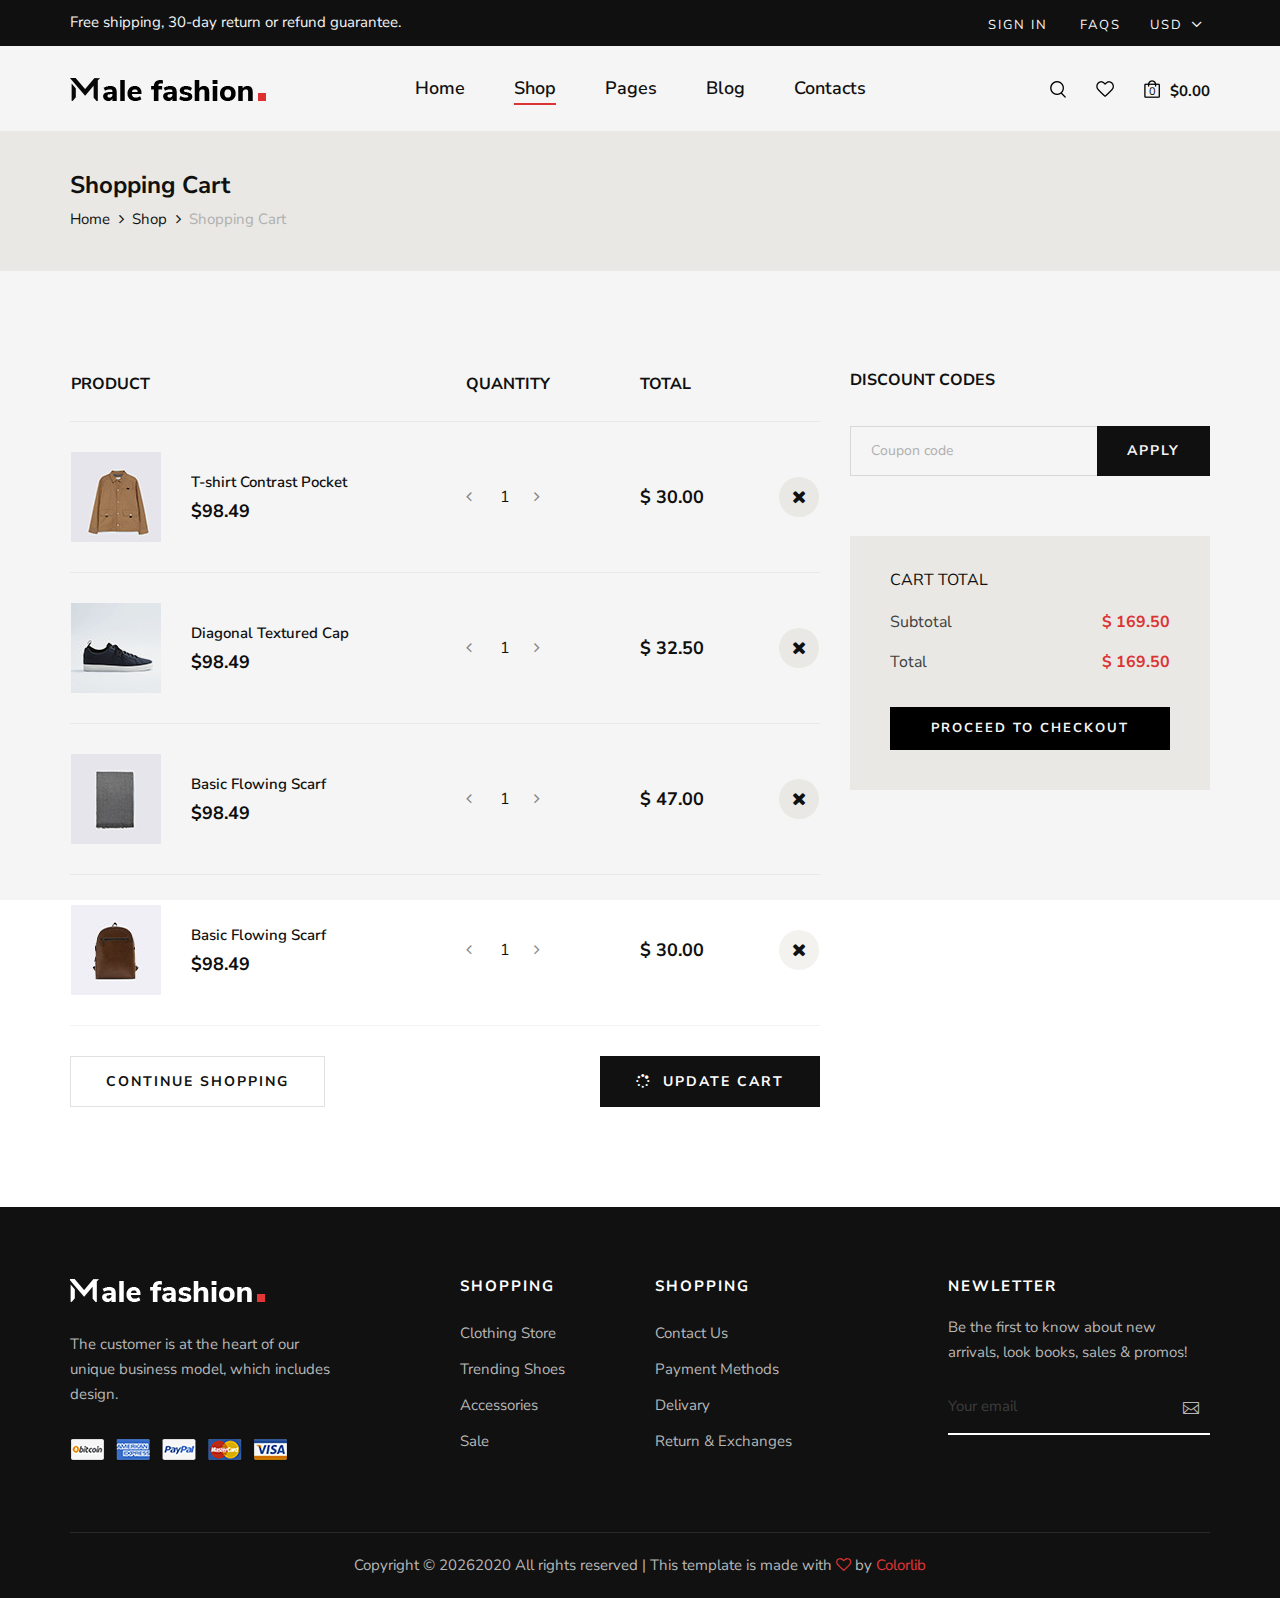
<file: shopping-cart.html>
<!DOCTYPE html>
<html lang="zxx">

<head>
    <meta charset="UTF-8">
    <meta name="description" content="Male_Fashion Template">
    <meta name="keywords" content="Male_Fashion, unica, creative, html">
    <meta name="viewport" content="width=device-width, initial-scale=1.0">
    <meta http-equiv="X-UA-Compatible" content="ie=edge">
    <title>Male-Fashion | Template</title>

    <!-- Google Font -->
    <link href="https://fonts.googleapis.com/css2?family=Nunito+Sans:wght@300;400;600;700;800;900&display=swap"
    rel="stylesheet">

    <!-- Css Styles -->
    <link rel="stylesheet" href="css/bootstrap.min.css" type="text/css">
    <link rel="stylesheet" href="css/font-awesome.min.css" type="text/css">
    <link rel="stylesheet" href="css/elegant-icons.css" type="text/css">
    <link rel="stylesheet" href="css/magnific-popup.css" type="text/css">
    <link rel="stylesheet" href="css/nice-select.css" type="text/css">
    <link rel="stylesheet" href="css/owl.carousel.min.css" type="text/css">
    <link rel="stylesheet" href="css/slicknav.min.css" type="text/css">
    <link rel="stylesheet" href="css/style.css" type="text/css">
</head>

<body>
    <!-- Page Preloder -->
    <div id="preloder">
        <div class="loader"></div>
    </div>

    <!-- Offcanvas Menu Begin -->
    <div class="offcanvas-menu-overlay"></div>
    <div class="offcanvas-menu-wrapper">
        <div class="offcanvas__option">
            <div class="offcanvas__links">
                <a href="#">Sign in</a>
                <a href="#">FAQs</a>
            </div>
            <div class="offcanvas__top__hover">
                <span>Usd <i class="arrow_carrot-down"></i></span>
                <ul>
                    <li>USD</li>
                    <li>EUR</li>
                    <li>USD</li>
                </ul>
            </div>
        </div>
        <div class="offcanvas__nav__option">
            <a href="#" class="search-switch"><img src="img/icon/search.png" alt=""></a>
            <a href="#"><img src="img/icon/heart.png" alt=""></a>
            <a href="#"><img src="img/icon/cart.png" alt=""> <span>0</span></a>
            <div class="price">$0.00</div>
        </div>
        <div id="mobile-menu-wrap"></div>
        <div class="offcanvas__text">
            <p>Free shipping, 30-day return or refund guarantee.</p>
        </div>
    </div>
    <!-- Offcanvas Menu End -->

    <!-- Header Section Begin -->
    <header class="header">
        <div class="header__top">
            <div class="container">
                <div class="row">
                    <div class="col-lg-6 col-md-7">
                        <div class="header__top__left">
                            <p>Free shipping, 30-day return or refund guarantee.</p>
                        </div>
                    </div>
                    <div class="col-lg-6 col-md-5">
                        <div class="header__top__right">
                            <div class="header__top__links">
                                <a href="#">Sign in</a>
                                <a href="#">FAQs</a>
                            </div>
                            <div class="header__top__hover">
                                <span>Usd <i class="arrow_carrot-down"></i></span>
                                <ul>
                                    <li>USD</li>
                                    <li>EUR</li>
                                    <li>USD</li>
                                </ul>
                            </div>
                        </div>
                    </div>
                </div>
            </div>
        </div>
        <div class="container">
            <div class="row">
                <div class="col-lg-3 col-md-3">
                    <div class="header__logo">
                        <a href="./index.html"><img src="img/logo.png" alt=""></a>
                    </div>
                </div>
                <div class="col-lg-6 col-md-6">
                    <nav class="header__menu mobile-menu">
                        <ul>
                            <li><a href="./index.html">Home</a></li>
                            <li class="active"><a href="./shop.html">Shop</a></li>
                            <li><a href="#">Pages</a>
                                <ul class="dropdown">
                                    <li><a href="./about.html">About Us</a></li>
                                    <li><a href="./shop-details.html">Shop Details</a></li>
                                    <li><a href="./shopping-cart.html">Shopping Cart</a></li>
                                    <li><a href="./checkout.html">Check Out</a></li>
                                    <li><a href="./blog-details.html">Blog Details</a></li>
                                </ul>
                            </li>
                            <li><a href="./blog.html">Blog</a></li>
                            <li><a href="./contact.html">Contacts</a></li>
                        </ul>
                    </nav>
                </div>
                <div class="col-lg-3 col-md-3">
                    <div class="header__nav__option">
                        <a href="#" class="search-switch"><img src="img/icon/search.png" alt=""></a>
                        <a href="#"><img src="img/icon/heart.png" alt=""></a>
                        <a href="#"><img src="img/icon/cart.png" alt=""> <span>0</span></a>
                        <div class="price">$0.00</div>
                    </div>
                </div>
            </div>
            <div class="canvas__open"><i class="fa fa-bars"></i></div>
        </div>
    </header>
    <!-- Header Section End -->

    <!-- Breadcrumb Section Begin -->
    <section class="breadcrumb-option">
        <div class="container">
            <div class="row">
                <div class="col-lg-12">
                    <div class="breadcrumb__text">
                        <h4>Shopping Cart</h4>
                        <div class="breadcrumb__links">
                            <a href="./index.html">Home</a>
                            <a href="./shop.html">Shop</a>
                            <span>Shopping Cart</span>
                        </div>
                    </div>
                </div>
            </div>
        </div>
    </section>
    <!-- Breadcrumb Section End -->

    <!-- Shopping Cart Section Begin -->
    <section class="shopping-cart spad">
        <div class="container">
            <div class="row">
                <div class="col-lg-8">
                    <div class="shopping__cart__table">
                        <table>
                            <thead>
                                <tr>
                                    <th>Product</th>
                                    <th>Quantity</th>
                                    <th>Total</th>
                                    <th></th>
                                </tr>
                            </thead>
                            <tbody>
                                <tr>
                                    <td class="product__cart__item">
                                        <div class="product__cart__item__pic">
                                            <img src="img/shopping-cart/cart-1.jpg" alt="">
                                        </div>
                                        <div class="product__cart__item__text">
                                            <h6>T-shirt Contrast Pocket</h6>
                                            <h5>$98.49</h5>
                                        </div>
                                    </td>
                                    <td class="quantity__item">
                                        <div class="quantity">
                                            <div class="pro-qty-2">
                                                <input type="text" value="1">
                                            </div>
                                        </div>
                                    </td>
                                    <td class="cart__price">$ 30.00</td>
                                    <td class="cart__close"><i class="fa fa-close"></i></td>
                                </tr>
                                <tr>
                                    <td class="product__cart__item">
                                        <div class="product__cart__item__pic">
                                            <img src="img/shopping-cart/cart-2.jpg" alt="">
                                        </div>
                                        <div class="product__cart__item__text">
                                            <h6>Diagonal Textured Cap</h6>
                                            <h5>$98.49</h5>
                                        </div>
                                    </td>
                                    <td class="quantity__item">
                                        <div class="quantity">
                                            <div class="pro-qty-2">
                                                <input type="text" value="1">
                                            </div>
                                        </div>
                                    </td>
                                    <td class="cart__price">$ 32.50</td>
                                    <td class="cart__close"><i class="fa fa-close"></i></td>
                                </tr>
                                <tr>
                                    <td class="product__cart__item">
                                        <div class="product__cart__item__pic">
                                            <img src="img/shopping-cart/cart-3.jpg" alt="">
                                        </div>
                                        <div class="product__cart__item__text">
                                            <h6>Basic Flowing Scarf</h6>
                                            <h5>$98.49</h5>
                                        </div>
                                    </td>
                                    <td class="quantity__item">
                                        <div class="quantity">
                                            <div class="pro-qty-2">
                                                <input type="text" value="1">
                                            </div>
                                        </div>
                                    </td>
                                    <td class="cart__price">$ 47.00</td>
                                    <td class="cart__close"><i class="fa fa-close"></i></td>
                                </tr>
                                <tr>
                                    <td class="product__cart__item">
                                        <div class="product__cart__item__pic">
                                            <img src="img/shopping-cart/cart-4.jpg" alt="">
                                        </div>
                                        <div class="product__cart__item__text">
                                            <h6>Basic Flowing Scarf</h6>
                                            <h5>$98.49</h5>
                                        </div>
                                    </td>
                                    <td class="quantity__item">
                                        <div class="quantity">
                                            <div class="pro-qty-2">
                                                <input type="text" value="1">
                                            </div>
                                        </div>
                                    </td>
                                    <td class="cart__price">$ 30.00</td>
                                    <td class="cart__close"><i class="fa fa-close"></i></td>
                                </tr>
                            </tbody>
                        </table>
                    </div>
                    <div class="row">
                        <div class="col-lg-6 col-md-6 col-sm-6">
                            <div class="continue__btn">
                                <a href="#">Continue Shopping</a>
                            </div>
                        </div>
                        <div class="col-lg-6 col-md-6 col-sm-6">
                            <div class="continue__btn update__btn">
                                <a href="#"><i class="fa fa-spinner"></i> Update cart</a>
                            </div>
                        </div>
                    </div>
                </div>
                <div class="col-lg-4">
                    <div class="cart__discount">
                        <h6>Discount codes</h6>
                        <form action="#">
                            <input type="text" placeholder="Coupon code">
                            <button type="submit">Apply</button>
                        </form>
                    </div>
                    <div class="cart__total">
                        <h6>Cart total</h6>
                        <ul>
                            <li>Subtotal <span>$ 169.50</span></li>
                            <li>Total <span>$ 169.50</span></li>
                        </ul>
                        <a href="#" class="primary-btn">Proceed to checkout</a>
                    </div>
                </div>
            </div>
        </div>
    </section>
    <!-- Shopping Cart Section End -->

    <!-- Footer Section Begin -->
    <footer class="footer">
        <div class="container">
            <div class="row">
                <div class="col-lg-3 col-md-6 col-sm-6">
                    <div class="footer__about">
                        <div class="footer__logo">
                            <a href="#"><img src="img/footer-logo.png" alt=""></a>
                        </div>
                        <p>The customer is at the heart of our unique business model, which includes design.</p>
                        <a href="#"><img src="img/payment.png" alt=""></a>
                    </div>
                </div>
                <div class="col-lg-2 offset-lg-1 col-md-3 col-sm-6">
                    <div class="footer__widget">
                        <h6>Shopping</h6>
                        <ul>
                            <li><a href="#">Clothing Store</a></li>
                            <li><a href="#">Trending Shoes</a></li>
                            <li><a href="#">Accessories</a></li>
                            <li><a href="#">Sale</a></li>
                        </ul>
                    </div>
                </div>
                <div class="col-lg-2 col-md-3 col-sm-6">
                    <div class="footer__widget">
                        <h6>Shopping</h6>
                        <ul>
                            <li><a href="#">Contact Us</a></li>
                            <li><a href="#">Payment Methods</a></li>
                            <li><a href="#">Delivary</a></li>
                            <li><a href="#">Return & Exchanges</a></li>
                        </ul>
                    </div>
                </div>
                <div class="col-lg-3 offset-lg-1 col-md-6 col-sm-6">
                    <div class="footer__widget">
                        <h6>NewLetter</h6>
                        <div class="footer__newslatter">
                            <p>Be the first to know about new arrivals, look books, sales & promos!</p>
                            <form action="#">
                                <input type="text" placeholder="Your email">
                                <button type="submit"><span class="icon_mail_alt"></span></button>
                            </form>
                        </div>
                    </div>
                </div>
            </div>
            <div class="row">
                <div class="col-lg-12 text-center">
                    <div class="footer__copyright__text">
                        <!-- Link back to Colorlib can't be removed. Template is licensed under CC BY 3.0. -->
                        <p>Copyright ©
                            <script>
                                document.write(new Date().getFullYear());
                            </script>2020
                            All rights reserved | This template is made with <i class="fa fa-heart-o"
                            aria-hidden="true"></i> by <a href="https://colorlib.com" target="_blank">Colorlib</a>
                        </p>
                        <!-- Link back to Colorlib can't be removed. Template is licensed under CC BY 3.0. -->
                    </div>
                </div>
            </div>
        </div>
    </footer>
    <!-- Footer Section End -->

    <!-- Search Begin -->
    <div class="search-model">
        <div class="h-100 d-flex align-items-center justify-content-center">
            <div class="search-close-switch">+</div>
            <form class="search-model-form">
                <input type="text" id="search-input" placeholder="Search here.....">
            </form>
        </div>
    </div>
    <!-- Search End -->

    <!-- Js Plugins -->
    <script src="js/jquery-3.3.1.min.js"></script>
    <script src="js/bootstrap.min.js"></script>
    <script src="js/jquery.nice-select.min.js"></script>
    <script src="js/jquery.nicescroll.min.js"></script>
    <script src="js/jquery.magnific-popup.min.js"></script>
    <script src="js/jquery.countdown.min.js"></script>
    <script src="js/jquery.slicknav.js"></script>
    <script src="js/mixitup.min.js"></script>
    <script src="js/owl.carousel.min.js"></script>
    <script src="js/main.js"></script>
</body>

</html>
</file>
<file: css/elegant-icons.css>
@font-face {
	font-family: 'ElegantIcons';
	src:url('../fonts/ElegantIcons.eot');
	src:url('../fonts/ElegantIcons.eot?#iefix') format('embedded-opentype'),
		url('../fonts/ElegantIcons.woff') format('woff'),
		url('../fonts/ElegantIcons.ttf') format('truetype'),
		url('../fonts/ElegantIcons.svg#ElegantIcons') format('svg');
	font-weight: normal;
	font-style: normal;
}

/* Use the following CSS code if you want to use data attributes for inserting your icons */
[data-icon]:before {
	font-family: 'ElegantIcons';
	content: attr(data-icon);
	speak: none;
	font-weight: normal;
	font-variant: normal;
	text-transform: none;
	line-height: 1;
	-webkit-font-smoothing: antialiased;
	-moz-osx-font-smoothing: grayscale;
}

/* Use the following CSS code if you want to have a class per icon */
/*
Instead of a list of all class selectors,
you can use the generic selector below, but it's slower:
[class*="your-class-prefix"] {
*/
.arrow_up, .arrow_down, .arrow_left, .arrow_right, .arrow_left-up, .arrow_right-up, .arrow_right-down, .arrow_left-down, .arrow-up-down, .arrow_up-down_alt, .arrow_left-right_alt, .arrow_left-right, .arrow_expand_alt2, .arrow_expand_alt, .arrow_condense, .arrow_expand, .arrow_move, .arrow_carrot-up, .arrow_carrot-down, .arrow_carrot-left, .arrow_carrot-right, .arrow_carrot-2up, .arrow_carrot-2down, .arrow_carrot-2left, .arrow_carrot-2right, .arrow_carrot-up_alt2, .arrow_carrot-down_alt2, .arrow_carrot-left_alt2, .arrow_carrot-right_alt2, .arrow_carrot-2up_alt2, .arrow_carrot-2down_alt2, .arrow_carrot-2left_alt2, .arrow_carrot-2right_alt2, .arrow_triangle-up, .arrow_triangle-down, .arrow_triangle-left, .arrow_triangle-right, .arrow_triangle-up_alt2, .arrow_triangle-down_alt2, .arrow_triangle-left_alt2, .arrow_triangle-right_alt2, .arrow_back, .icon_minus-06, .icon_plus, .icon_close, .icon_check, .icon_minus_alt2, .icon_plus_alt2, .icon_close_alt2, .icon_check_alt2, .icon_zoom-out_alt, .icon_zoom-in_alt, .icon_search, .icon_box-empty, .icon_box-selected, .icon_minus-box, .icon_plus-box, .icon_box-checked, .icon_circle-empty, .icon_circle-slelected, .icon_stop_alt2, .icon_stop, .icon_pause_alt2, .icon_pause, .icon_menu, .icon_menu-square_alt2, .icon_menu-circle_alt2, .icon_ul, .icon_ol, .icon_adjust-horiz, .icon_adjust-vert, .icon_document_alt, .icon_documents_alt, .icon_pencil, .icon_pencil-edit_alt, .icon_pencil-edit, .icon_folder-alt, .icon_folder-open_alt, .icon_folder-add_alt, .icon_info_alt, .icon_error-oct_alt, .icon_error-circle_alt, .icon_error-triangle_alt, .icon_question_alt2, .icon_question, .icon_comment_alt, .icon_chat_alt, .icon_vol-mute_alt, .icon_volume-low_alt, .icon_volume-high_alt, .icon_quotations, .icon_quotations_alt2, .icon_clock_alt, .icon_lock_alt, .icon_lock-open_alt, .icon_key_alt, .icon_cloud_alt, .icon_cloud-upload_alt, .icon_cloud-download_alt, .icon_image, .icon_images, .icon_lightbulb_alt, .icon_gift_alt, .icon_house_alt, .icon_genius, .icon_mobile, .icon_tablet, .icon_laptop, .icon_desktop, .icon_camera_alt, .icon_mail_alt, .icon_cone_alt, .icon_ribbon_alt, .icon_bag_alt, .icon_creditcard, .icon_cart_alt, .icon_paperclip, .icon_tag_alt, .icon_tags_alt, .icon_trash_alt, .icon_cursor_alt, .icon_mic_alt, .icon_compass_alt, .icon_pin_alt, .icon_pushpin_alt, .icon_map_alt, .icon_drawer_alt, .icon_toolbox_alt, .icon_book_alt, .icon_calendar, .icon_film, .icon_table, .icon_contacts_alt, .icon_headphones, .icon_lifesaver, .icon_piechart, .icon_refresh, .icon_link_alt, .icon_link, .icon_loading, .icon_blocked, .icon_archive_alt, .icon_heart_alt, .icon_star_alt, .icon_star-half_alt, .icon_star, .icon_star-half, .icon_tools, .icon_tool, .icon_cog, .icon_cogs, .arrow_up_alt, .arrow_down_alt, .arrow_left_alt, .arrow_right_alt, .arrow_left-up_alt, .arrow_right-up_alt, .arrow_right-down_alt, .arrow_left-down_alt, .arrow_condense_alt, .arrow_expand_alt3, .arrow_carrot_up_alt, .arrow_carrot-down_alt, .arrow_carrot-left_alt, .arrow_carrot-right_alt, .arrow_carrot-2up_alt, .arrow_carrot-2dwnn_alt, .arrow_carrot-2left_alt, .arrow_carrot-2right_alt, .arrow_triangle-up_alt, .arrow_triangle-down_alt, .arrow_triangle-left_alt, .arrow_triangle-right_alt, .icon_minus_alt, .icon_plus_alt, .icon_close_alt, .icon_check_alt, .icon_zoom-out, .icon_zoom-in, .icon_stop_alt, .icon_menu-square_alt, .icon_menu-circle_alt, .icon_document, .icon_documents, .icon_pencil_alt, .icon_folder, .icon_folder-open, .icon_folder-add, .icon_folder_upload, .icon_folder_download, .icon_info, .icon_error-circle, .icon_error-oct, .icon_error-triangle, .icon_question_alt, .icon_comment, .icon_chat, .icon_vol-mute, .icon_volume-low, .icon_volume-high, .icon_quotations_alt, .icon_clock, .icon_lock, .icon_lock-open, .icon_key, .icon_cloud, .icon_cloud-upload, .icon_cloud-download, .icon_lightbulb, .icon_gift, .icon_house, .icon_camera, .icon_mail, .icon_cone, .icon_ribbon, .icon_bag, .icon_cart, .icon_tag, .icon_tags, .icon_trash, .icon_cursor, .icon_mic, .icon_compass, .icon_pin, .icon_pushpin, .icon_map, .icon_drawer, .icon_toolbox, .icon_book, .icon_contacts, .icon_archive, .icon_heart, .icon_profile, .icon_group, .icon_grid-2x2, .icon_grid-3x3, .icon_music, .icon_pause_alt, .icon_phone, .icon_upload, .icon_download, .social_facebook, .social_twitter, .social_pinterest, .social_googleplus, .social_tumblr, .social_tumbleupon, .social_wordpress, .social_instagram, .social_dribbble, .social_vimeo, .social_linkedin, .social_rss, .social_deviantart, .social_share, .social_myspace, .social_skype, .social_youtube, .social_picassa, .social_googledrive, .social_flickr, .social_blogger, .social_spotify, .social_delicious, .social_facebook_circle, .social_twitter_circle, .social_pinterest_circle, .social_googleplus_circle, .social_tumblr_circle, .social_stumbleupon_circle, .social_wordpress_circle, .social_instagram_circle, .social_dribbble_circle, .social_vimeo_circle, .social_linkedin_circle, .social_rss_circle, .social_deviantart_circle, .social_share_circle, .social_myspace_circle, .social_skype_circle, .social_youtube_circle, .social_picassa_circle, .social_googledrive_alt2, .social_flickr_circle, .social_blogger_circle, .social_spotify_circle, .social_delicious_circle, .social_facebook_square, .social_twitter_square, .social_pinterest_square, .social_googleplus_square, .social_tumblr_square, .social_stumbleupon_square, .social_wordpress_square, .social_instagram_square, .social_dribbble_square, .social_vimeo_square, .social_linkedin_square, .social_rss_square, .social_deviantart_square, .social_share_square, .social_myspace_square, .social_skype_square, .social_youtube_square, .social_picassa_square, .social_googledrive_square, .social_flickr_square, .social_blogger_square, .social_spotify_square, .social_delicious_square, .icon_printer, .icon_calulator, .icon_building, .icon_floppy, .icon_drive, .icon_search-2, .icon_id, .icon_id-2, .icon_puzzle, .icon_like, .icon_dislike, .icon_mug, .icon_currency, .icon_wallet, .icon_pens, .icon_easel, .icon_flowchart, .icon_datareport, .icon_briefcase, .icon_shield, .icon_percent, .icon_globe, .icon_globe-2, .icon_target, .icon_hourglass, .icon_balance, .icon_rook, .icon_printer-alt, .icon_calculator_alt, .icon_building_alt, .icon_floppy_alt, .icon_drive_alt, .icon_search_alt, .icon_id_alt, .icon_id-2_alt, .icon_puzzle_alt, .icon_like_alt, .icon_dislike_alt, .icon_mug_alt, .icon_currency_alt, .icon_wallet_alt, .icon_pens_alt, .icon_easel_alt, .icon_flowchart_alt, .icon_datareport_alt, .icon_briefcase_alt, .icon_shield_alt, .icon_percent_alt, .icon_globe_alt, .icon_clipboard {
	font-family: 'ElegantIcons';
	speak: none;
	font-style: normal;
	font-weight: normal;
	font-variant: normal;
	text-transform: none;
	line-height: 1;
	-webkit-font-smoothing: antialiased;
}
.arrow_up:before {
	content: "\21";
}
.arrow_down:before {
	content: "\22";
}
.arrow_left:before {
	content: "\23";
}
.arrow_right:before {
	content: "\24";
}
.arrow_left-up:before {
	content: "\25";
}
.arrow_right-up:before {
	content: "\26";
}
.arrow_right-down:before {
	content: "\27";
}
.arrow_left-down:before {
	content: "\28";
}
.arrow-up-down:before {
	content: "\29";
}
.arrow_up-down_alt:before {
	content: "\2a";
}
.arrow_left-right_alt:before {
	content: "\2b";
}
.arrow_left-right:before {
	content: "\2c";
}
.arrow_expand_alt2:before {
	content: "\2d";
}
.arrow_expand_alt:before {
	content: "\2e";
}
.arrow_condense:before {
	content: "\2f";
}
.arrow_expand:before {
	content: "\30";
}
.arrow_move:before {
	content: "\31";
}
.arrow_carrot-up:before {
	content: "\32";
}
.arrow_carrot-down:before {
	content: "\33";
}
.arrow_carrot-left:before {
	content: "\34";
}
.arrow_carrot-right:before {
	content: "\35";
}
.arrow_carrot-2up:before {
	content: "\36";
}
.arrow_carrot-2down:before {
	content: "\37";
}
.arrow_carrot-2left:before {
	content: "\38";
}
.arrow_carrot-2right:before {
	content: "\39";
}
.arrow_carrot-up_alt2:before {
	content: "\3a";
}
.arrow_carrot-down_alt2:before {
	content: "\3b";
}
.arrow_carrot-left_alt2:before {
	content: "\3c";
}
.arrow_carrot-right_alt2:before {
	content: "\3d";
}
.arrow_carrot-2up_alt2:before {
	content: "\3e";
}
.arrow_carrot-2down_alt2:before {
	content: "\3f";
}
.arrow_carrot-2left_alt2:before {
	content: "\40";
}
.arrow_carrot-2right_alt2:before {
	content: "\41";
}
.arrow_triangle-up:before {
	content: "\42";
}
.arrow_triangle-down:before {
	content: "\43";
}
.arrow_triangle-left:before {
	content: "\44";
}
.arrow_triangle-right:before {
	content: "\45";
}
.arrow_triangle-up_alt2:before {
	content: "\46";
}
.arrow_triangle-down_alt2:before {
	content: "\47";
}
.arrow_triangle-left_alt2:before {
	content: "\48";
}
.arrow_triangle-right_alt2:before {
	content: "\49";
}
.arrow_back:before {
	content: "\4a";
}
.icon_minus-06:before {
	content: "\4b";
}
.icon_plus:before {
	content: "\4c";
}
.icon_close:before {
	content: "\4d";
}
.icon_check:before {
	content: "\4e";
}
.icon_minus_alt2:before {
	content: "\4f";
}
.icon_plus_alt2:before {
	content: "\50";
}
.icon_close_alt2:before {
	content: "\51";
}
.icon_check_alt2:before {
	content: "\52";
}
.icon_zoom-out_alt:before {
	content: "\53";
}
.icon_zoom-in_alt:before {
	content: "\54";
}
.icon_search:before {
	content: "\55";
}
.icon_box-empty:before {
	content: "\56";
}
.icon_box-selected:before {
	content: "\57";
}
.icon_minus-box:before {
	content: "\58";
}
.icon_plus-box:before {
	content: "\59";
}
.icon_box-checked:before {
	content: "\5a";
}
.icon_circle-empty:before {
	content: "\5b";
}
.icon_circle-slelected:before {
	content: "\5c";
}
.icon_stop_alt2:before {
	content: "\5d";
}
.icon_stop:before {
	content: "\5e";
}
.icon_pause_alt2:before {
	content: "\5f";
}
.icon_pause:before {
	content: "\60";
}
.icon_menu:before {
	content: "\61";
}
.icon_menu-square_alt2:before {
	content: "\62";
}
.icon_menu-circle_alt2:before {
	content: "\63";
}
.icon_ul:before {
	content: "\64";
}
.icon_ol:before {
	content: "\65";
}
.icon_adjust-horiz:before {
	content: "\66";
}
.icon_adjust-vert:before {
	content: "\67";
}
.icon_document_alt:before {
	content: "\68";
}
.icon_documents_alt:before {
	content: "\69";
}
.icon_pencil:before {
	content: "\6a";
}
.icon_pencil-edit_alt:before {
	content: "\6b";
}
.icon_pencil-edit:before {
	content: "\6c";
}
.icon_folder-alt:before {
	content: "\6d";
}
.icon_folder-open_alt:before {
	content: "\6e";
}
.icon_folder-add_alt:before {
	content: "\6f";
}
.icon_info_alt:before {
	content: "\70";
}
.icon_error-oct_alt:before {
	content: "\71";
}
.icon_error-circle_alt:before {
	content: "\72";
}
.icon_error-triangle_alt:before {
	content: "\73";
}
.icon_question_alt2:before {
	content: "\74";
}
.icon_question:before {
	content: "\75";
}
.icon_comment_alt:before {
	content: "\76";
}
.icon_chat_alt:before {
	content: "\77";
}
.icon_vol-mute_alt:before {
	content: "\78";
}
.icon_volume-low_alt:before {
	content: "\79";
}
.icon_volume-high_alt:before {
	content: "\7a";
}
.icon_quotations:before {
	content: "\7b";
}
.icon_quotations_alt2:before {
	content: "\7c";
}
.icon_clock_alt:before {
	content: "\7d";
}
.icon_lock_alt:before {
	content: "\7e";
}
.icon_lock-open_alt:before {
	content: "\e000";
}
.icon_key_alt:before {
	content: "\e001";
}
.icon_cloud_alt:before {
	content: "\e002";
}
.icon_cloud-upload_alt:before {
	content: "\e003";
}
.icon_cloud-download_alt:before {
	content: "\e004";
}
.icon_image:before {
	content: "\e005";
}
.icon_images:before {
	content: "\e006";
}
.icon_lightbulb_alt:before {
	content: "\e007";
}
.icon_gift_alt:before {
	content: "\e008";
}
.icon_house_alt:before {
	content: "\e009";
}
.icon_genius:before {
	content: "\e00a";
}
.icon_mobile:before {
	content: "\e00b";
}
.icon_tablet:before {
	content: "\e00c";
}
.icon_laptop:before {
	content: "\e00d";
}
.icon_desktop:before {
	content: "\e00e";
}
.icon_camera_alt:before {
	content: "\e00f";
}
.icon_mail_alt:before {
	content: "\e010";
}
.icon_cone_alt:before {
	content: "\e011";
}
.icon_ribbon_alt:before {
	content: "\e012";
}
.icon_bag_alt:before {
	content: "\e013";
}
.icon_creditcard:before {
	content: "\e014";
}
.icon_cart_alt:before {
	content: "\e015";
}
.icon_paperclip:before {
	content: "\e016";
}
.icon_tag_alt:before {
	content: "\e017";
}
.icon_tags_alt:before {
	content: "\e018";
}
.icon_trash_alt:before {
	content: "\e019";
}
.icon_cursor_alt:before {
	content: "\e01a";
}
.icon_mic_alt:before {
	content: "\e01b";
}
.icon_compass_alt:before {
	content: "\e01c";
}
.icon_pin_alt:before {
	content: "\e01d";
}
.icon_pushpin_alt:before {
	content: "\e01e";
}
.icon_map_alt:before {
	content: "\e01f";
}
.icon_drawer_alt:before {
	content: "\e020";
}
.icon_toolbox_alt:before {
	content: "\e021";
}
.icon_book_alt:before {
	content: "\e022";
}
.icon_calendar:before {
	content: "\e023";
}
.icon_film:before {
	content: "\e024";
}
.icon_table:before {
	content: "\e025";
}
.icon_contacts_alt:before {
	content: "\e026";
}
.icon_headphones:before {
	content: "\e027";
}
.icon_lifesaver:before {
	content: "\e028";
}
.icon_piechart:before {
	content: "\e029";
}
.icon_refresh:before {
	content: "\e02a";
}
.icon_link_alt:before {
	content: "\e02b";
}
.icon_link:before {
	content: "\e02c";
}
.icon_loading:before {
	content: "\e02d";
}
.icon_blocked:before {
	content: "\e02e";
}
.icon_archive_alt:before {
	content: "\e02f";
}
.icon_heart_alt:before {
	content: "\e030";
}
.icon_star_alt:before {
	content: "\e031";
}
.icon_star-half_alt:before {
	content: "\e032";
}
.icon_star:before {
	content: "\e033";
}
.icon_star-half:before {
	content: "\e034";
}
.icon_tools:before {
	content: "\e035";
}
.icon_tool:before {
	content: "\e036";
}
.icon_cog:before {
	content: "\e037";
}
.icon_cogs:before {
	content: "\e038";
}
.arrow_up_alt:before {
	content: "\e039";
}
.arrow_down_alt:before {
	content: "\e03a";
}
.arrow_left_alt:before {
	content: "\e03b";
}
.arrow_right_alt:before {
	content: "\e03c";
}
.arrow_left-up_alt:before {
	content: "\e03d";
}
.arrow_right-up_alt:before {
	content: "\e03e";
}
.arrow_right-down_alt:before {
	content: "\e03f";
}
.arrow_left-down_alt:before {
	content: "\e040";
}
.arrow_condense_alt:before {
	content: "\e041";
}
.arrow_expand_alt3:before {
	content: "\e042";
}
.arrow_carrot_up_alt:before {
	content: "\e043";
}
.arrow_carrot-down_alt:before {
	content: "\e044";
}
.arrow_carrot-left_alt:before {
	content: "\e045";
}
.arrow_carrot-right_alt:before {
	content: "\e046";
}
.arrow_carrot-2up_alt:before {
	content: "\e047";
}
.arrow_carrot-2dwnn_alt:before {
	content: "\e048";
}
.arrow_carrot-2left_alt:before {
	content: "\e049";
}
.arrow_carrot-2right_alt:before {
	content: "\e04a";
}
.arrow_triangle-up_alt:before {
	content: "\e04b";
}
.arrow_triangle-down_alt:before {
	content: "\e04c";
}
.arrow_triangle-left_alt:before {
	content: "\e04d";
}
.arrow_triangle-right_alt:before {
	content: "\e04e";
}
.icon_minus_alt:before {
	content: "\e04f";
}
.icon_plus_alt:before {
	content: "\e050";
}
.icon_close_alt:before {
	content: "\e051";
}
.icon_check_alt:before {
	content: "\e052";
}
.icon_zoom-out:before {
	content: "\e053";
}
.icon_zoom-in:before {
	content: "\e054";
}
.icon_stop_alt:before {
	content: "\e055";
}
.icon_menu-square_alt:before {
	content: "\e056";
}
.icon_menu-circle_alt:before {
	content: "\e057";
}
.icon_document:before {
	content: "\e058";
}
.icon_documents:before {
	content: "\e059";
}
.icon_pencil_alt:before {
	content: "\e05a";
}
.icon_folder:before {
	content: "\e05b";
}
.icon_folder-open:before {
	content: "\e05c";
}
.icon_folder-add:before {
	content: "\e05d";
}
.icon_folder_upload:before {
	content: "\e05e";
}
.icon_folder_download:before {
	content: "\e05f";
}
.icon_info:before {
	content: "\e060";
}
.icon_error-circle:before {
	content: "\e061";
}
.icon_error-oct:before {
	content: "\e062";
}
.icon_error-triangle:before {
	content: "\e063";
}
.icon_question_alt:before {
	content: "\e064";
}
.icon_comment:before {
	content: "\e065";
}
.icon_chat:before {
	content: "\e066";
}
.icon_vol-mute:before {
	content: "\e067";
}
.icon_volume-low:before {
	content: "\e068";
}
.icon_volume-high:before {
	content: "\e069";
}
.icon_quotations_alt:before {
	content: "\e06a";
}
.icon_clock:before {
	content: "\e06b";
}
.icon_lock:before {
	content: "\e06c";
}
.icon_lock-open:before {
	content: "\e06d";
}
.icon_key:before {
	content: "\e06e";
}
.icon_cloud:before {
	content: "\e06f";
}
.icon_cloud-upload:before {
	content: "\e070";
}
.icon_cloud-download:before {
	content: "\e071";
}
.icon_lightbulb:before {
	content: "\e072";
}
.icon_gift:before {
	content: "\e073";
}
.icon_house:before {
	content: "\e074";
}
.icon_camera:before {
	content: "\e075";
}
.icon_mail:before {
	content: "\e076";
}
.icon_cone:before {
	content: "\e077";
}
.icon_ribbon:before {
	content: "\e078";
}
.icon_bag:before {
	content: "\e079";
}
.icon_cart:before {
	content: "\e07a";
}
.icon_tag:before {
	content: "\e07b";
}
.icon_tags:before {
	content: "\e07c";
}
.icon_trash:before {
	content: "\e07d";
}
.icon_cursor:before {
	content: "\e07e";
}
.icon_mic:before {
	content: "\e07f";
}
.icon_compass:before {
	content: "\e080";
}
.icon_pin:before {
	content: "\e081";
}
.icon_pushpin:before {
	content: "\e082";
}
.icon_map:before {
	content: "\e083";
}
.icon_drawer:before {
	content: "\e084";
}
.icon_toolbox:before {
	content: "\e085";
}
.icon_book:before {
	content: "\e086";
}
.icon_contacts:before {
	content: "\e087";
}
.icon_archive:before {
	content: "\e088";
}
.icon_heart:before {
	content: "\e089";
}
.icon_profile:before {
	content: "\e08a";
}
.icon_group:before {
	content: "\e08b";
}
.icon_grid-2x2:before {
	content: "\e08c";
}
.icon_grid-3x3:before {
	content: "\e08d";
}
.icon_music:before {
	content: "\e08e";
}
.icon_pause_alt:before {
	content: "\e08f";
}
.icon_phone:before {
	content: "\e090";
}
.icon_upload:before {
	content: "\e091";
}
.icon_download:before {
	content: "\e092";
}
.social_facebook:before {
	content: "\e093";
}
.social_twitter:before {
	content: "\e094";
}
.social_pinterest:before {
	content: "\e095";
}
.social_googleplus:before {
	content: "\e096";
}
.social_tumblr:before {
	content: "\e097";
}
.social_tumbleupon:before {
	content: "\e098";
}
.social_wordpress:before {
	content: "\e099";
}
.social_instagram:before {
	content: "\e09a";
}
.social_dribbble:before {
	content: "\e09b";
}
.social_vimeo:before {
	content: "\e09c";
}
.social_linkedin:before {
	content: "\e09d";
}
.social_rss:before {
	content: "\e09e";
}
.social_deviantart:before {
	content: "\e09f";
}
.social_share:before {
	content: "\e0a0";
}
.social_myspace:before {
	content: "\e0a1";
}
.social_skype:before {
	content: "\e0a2";
}
.social_youtube:before {
	content: "\e0a3";
}
.social_picassa:before {
	content: "\e0a4";
}
.social_googledrive:before {
	content: "\e0a5";
}
.social_flickr:before {
	content: "\e0a6";
}
.social_blogger:before {
	content: "\e0a7";
}
.social_spotify:before {
	content: "\e0a8";
}
.social_delicious:before {
	content: "\e0a9";
}
.social_facebook_circle:before {
	content: "\e0aa";
}
.social_twitter_circle:before {
	content: "\e0ab";
}
.social_pinterest_circle:before {
	content: "\e0ac";
}
.social_googleplus_circle:before {
	content: "\e0ad";
}
.social_tumblr_circle:before {
	content: "\e0ae";
}
.social_stumbleupon_circle:before {
	content: "\e0af";
}
.social_wordpress_circle:before {
	content: "\e0b0";
}
.social_instagram_circle:before {
	content: "\e0b1";
}
.social_dribbble_circle:before {
	content: "\e0b2";
}
.social_vimeo_circle:before {
	content: "\e0b3";
}
.social_linkedin_circle:before {
	content: "\e0b4";
}
.social_rss_circle:before {
	content: "\e0b5";
}
.social_deviantart_circle:before {
	content: "\e0b6";
}
.social_share_circle:before {
	content: "\e0b7";
}
.social_myspace_circle:before {
	content: "\e0b8";
}
.social_skype_circle:before {
	content: "\e0b9";
}
.social_youtube_circle:before {
	content: "\e0ba";
}
.social_picassa_circle:before {
	content: "\e0bb";
}
.social_googledrive_alt2:before {
	content: "\e0bc";
}
.social_flickr_circle:before {
	content: "\e0bd";
}
.social_blogger_circle:before {
	content: "\e0be";
}
.social_spotify_circle:before {
	content: "\e0bf";
}
.social_delicious_circle:before {
	content: "\e0c0";
}
.social_facebook_square:before {
	content: "\e0c1";
}
.social_twitter_square:before {
	content: "\e0c2";
}
.social_pinterest_square:before {
	content: "\e0c3";
}
.social_googleplus_square:before {
	content: "\e0c4";
}
.social_tumblr_square:before {
	content: "\e0c5";
}
.social_stumbleupon_square:before {
	content: "\e0c6";
}
.social_wordpress_square:before {
	content: "\e0c7";
}
.social_instagram_square:before {
	content: "\e0c8";
}
.social_dribbble_square:before {
	content: "\e0c9";
}
.social_vimeo_square:before {
	content: "\e0ca";
}
.social_linkedin_square:before {
	content: "\e0cb";
}
.social_rss_square:before {
	content: "\e0cc";
}
.social_deviantart_square:before {
	content: "\e0cd";
}
.social_share_square:before {
	content: "\e0ce";
}
.social_myspace_square:before {
	content: "\e0cf";
}
.social_skype_square:before {
	content: "\e0d0";
}
.social_youtube_square:before {
	content: "\e0d1";
}
.social_picassa_square:before {
	content: "\e0d2";
}
.social_googledrive_square:before {
	content: "\e0d3";
}
.social_flickr_square:before {
	content: "\e0d4";
}
.social_blogger_square:before {
	content: "\e0d5";
}
.social_spotify_square:before {
	content: "\e0d6";
}
.social_delicious_square:before {
	content: "\e0d7";
}
.icon_printer:before {
	content: "\e103";
}
.icon_calulator:before {
	content: "\e0ee";
}
.icon_building:before {
	content: "\e0ef";
}
.icon_floppy:before {
	content: "\e0e8";
}
.icon_drive:before {
	content: "\e0ea";
}
.icon_search-2:before {
	content: "\e101";
}
.icon_id:before {
	content: "\e107";
}
.icon_id-2:before {
	content: "\e108";
}
.icon_puzzle:before {
	content: "\e102";
}
.icon_like:before {
	content: "\e106";
}
.icon_dislike:before {
	content: "\e0eb";
}
.icon_mug:before {
	content: "\e105";
}
.icon_currency:before {
	content: "\e0ed";
}
.icon_wallet:before {
	content: "\e100";
}
.icon_pens:before {
	content: "\e104";
}
.icon_easel:before {
	content: "\e0e9";
}
.icon_flowchart:before {
	content: "\e109";
}
.icon_datareport:before {
	content: "\e0ec";
}
.icon_briefcase:before {
	content: "\e0fe";
}
.icon_shield:before {
	content: "\e0f6";
}
.icon_percent:before {
	content: "\e0fb";
}
.icon_globe:before {
	content: "\e0e2";
}
.icon_globe-2:before {
	content: "\e0e3";
}
.icon_target:before {
	content: "\e0f5";
}
.icon_hourglass:before {
	content: "\e0e1";
}
.icon_balance:before {
	content: "\e0ff";
}
.icon_rook:before {
	content: "\e0f8";
}
.icon_printer-alt:before {
	content: "\e0fa";
}
.icon_calculator_alt:before {
	content: "\e0e7";
}
.icon_building_alt:before {
	content: "\e0fd";
}
.icon_floppy_alt:before {
	content: "\e0e4";
}
.icon_drive_alt:before {
	content: "\e0e5";
}
.icon_search_alt:before {
	content: "\e0f7";
}
.icon_id_alt:before {
	content: "\e0e0";
}
.icon_id-2_alt:before {
	content: "\e0fc";
}
.icon_puzzle_alt:before {
	content: "\e0f9";
}
.icon_like_alt:before {
	content: "\e0dd";
}
.icon_dislike_alt:before {
	content: "\e0f1";
}
.icon_mug_alt:before {
	content: "\e0dc";
}
.icon_currency_alt:before {
	content: "\e0f3";
}
.icon_wallet_alt:before {
	content: "\e0d8";
}
.icon_pens_alt:before {
	content: "\e0db";
}
.icon_easel_alt:before {
	content: "\e0f0";
}
.icon_flowchart_alt:before {
	content: "\e0df";
}
.icon_datareport_alt:before {
	content: "\e0f2";
}
.icon_briefcase_alt:before {
	content: "\e0f4";
}
.icon_shield_alt:before {
	content: "\e0d9";
}
.icon_percent_alt:before {
	content: "\e0da";
}
.icon_globe_alt:before {
	content: "\e0de";
}
.icon_clipboard:before {
	content: "\e0e6";
}


	.glyph {
		float: left;
		text-align: center;
		padding: .75em;
		margin: .4em 1.5em .75em 0;
		width: 6em;
text-shadow: none;
	}
        .glyph_big {
        font-size: 128px;
        color: #59c5dc;
        float: left;
        margin-right: 20px;
        }

        .glyph div { padding-bottom: 10px;}

	.glyph input {
		font-family: consolas, monospace;
		font-size: 12px;
		width: 100%;
		text-align: center;
		border: 0;
		box-shadow: 0 0 0 1px #ccc;
		padding: .2em;
                -moz-border-radius: 5px;
                -webkit-border-radius: 5px;
	}
	.centered {
		margin-left: auto;
		margin-right: auto;
	}
	.glyph .fs1 {
		font-size: 2em;
	}
</file>
<file: css/nice-select.css>
.nice-select {
  -webkit-tap-highlight-color: transparent;
  background-color: #fff;
  border-radius: 5px;
  border: solid 1px #e8e8e8;
  box-sizing: border-box;
  clear: both;
  cursor: pointer;
  display: block;
  float: left;
  font-family: inherit;
  font-size: 14px;
  font-weight: normal;
  height: 42px;
  line-height: 40px;
  outline: none;
  padding-left: 18px;
  padding-right: 30px;
  position: relative;
  text-align: left !important;
  -webkit-transition: all 0.2s ease-in-out;
  transition: all 0.2s ease-in-out;
  -webkit-user-select: none;
     -moz-user-select: none;
      -ms-user-select: none;
          user-select: none;
  white-space: nowrap;
  width: auto; }
  .nice-select:hover {
    border-color: #dbdbdb; }
  .nice-select:active, .nice-select.open, .nice-select:focus {
    border-color: #999; }
  .nice-select:after {
    border-bottom: 2px solid #999;
    border-right: 2px solid #999;
    content: '';
    display: block;
    height: 5px;
    margin-top: -4px;
    pointer-events: none;
    position: absolute;
    right: 12px;
    top: 50%;
    -webkit-transform-origin: 66% 66%;
        -ms-transform-origin: 66% 66%;
            transform-origin: 66% 66%;
    -webkit-transform: rotate(45deg);
        -ms-transform: rotate(45deg);
            transform: rotate(45deg);
    -webkit-transition: all 0.15s ease-in-out;
    transition: all 0.15s ease-in-out;
    width: 5px; }
  .nice-select.open:after {
    -webkit-transform: rotate(-135deg);
        -ms-transform: rotate(-135deg);
            transform: rotate(-135deg); }
  .nice-select.open .list {
    opacity: 1;
    pointer-events: auto;
    -webkit-transform: scale(1) translateY(0);
        -ms-transform: scale(1) translateY(0);
            transform: scale(1) translateY(0); }
  .nice-select.disabled {
    border-color: #ededed;
    color: #999;
    pointer-events: none; }
    .nice-select.disabled:after {
      border-color: #cccccc; }
  .nice-select.wide {
    width: 100%; }
    .nice-select.wide .list {
      left: 0 !important;
      right: 0 !important; }
  .nice-select.right {
    float: right; }
    .nice-select.right .list {
      left: auto;
      right: 0; }
  .nice-select.small {
    font-size: 12px;
    height: 36px;
    line-height: 34px; }
    .nice-select.small:after {
      height: 4px;
      width: 4px; }
    .nice-select.small .option {
      line-height: 34px;
      min-height: 34px; }
  .nice-select .list {
    background-color: #fff;
    border-radius: 5px;
    box-shadow: 0 0 0 1px rgba(68, 68, 68, 0.11);
    box-sizing: border-box;
    margin-top: 4px;
    opacity: 0;
    overflow: hidden;
    padding: 0;
    pointer-events: none;
    position: absolute;
    top: 100%;
    left: 0;
    -webkit-transform-origin: 50% 0;
        -ms-transform-origin: 50% 0;
            transform-origin: 50% 0;
    -webkit-transform: scale(0.75) translateY(-21px);
        -ms-transform: scale(0.75) translateY(-21px);
            transform: scale(0.75) translateY(-21px);
    -webkit-transition: all 0.2s cubic-bezier(0.5, 0, 0, 1.25), opacity 0.15s ease-out;
    transition: all 0.2s cubic-bezier(0.5, 0, 0, 1.25), opacity 0.15s ease-out;
    z-index: 9; }
    .nice-select .list:hover .option:not(:hover) {
      background-color: transparent !important; }
  .nice-select .option {
    cursor: pointer;
    font-weight: 400;
    line-height: 40px;
    list-style: none;
    min-height: 40px;
    outline: none;
    padding-left: 18px;
    padding-right: 29px;
    text-align: left;
    -webkit-transition: all 0.2s;
    transition: all 0.2s; }
    .nice-select .option:hover, .nice-select .option.focus, .nice-select .option.selected.focus {
      background-color: #f6f6f6; }
    .nice-select .option.selected {
      font-weight: bold; }
    .nice-select .option.disabled {
      background-color: transparent;
      color: #999;
      cursor: default; }

.no-csspointerevents .nice-select .list {
  display: none; }

.no-csspointerevents .nice-select.open .list {
  display: block; }
</file>
<file: css/style.css>
/******************************************************************
  Template Name: Male Fashion
  Description: Male Fashion - ecommerce teplate
  Author: Colorib
  Author URI: https://www.colorib.com/
  Version: 1.0
  Created: Colorib 
******************************************************************/

/*------------------------------------------------------------------
[Table of contents]

1.  Template default CSS
	1.1	Variables
	1.2	Mixins
	1.3	Flexbox
	1.4	Reset
2.  Helper Css
3.  Header Section
4.  Hero Section
5.  Banner Section
6.  Product Section
7.  Intagram Section
8.  Latest Section
9.  Contact
10.  Footer Style
-------------------------------------------------------------------*/

/*----------------------------------------*/
/* Template default CSS
/*----------------------------------------*/

html,
body {
	height: 100%;
	font-family: "Nunito Sans", sans-serif;
	-webkit-font-smoothing: antialiased;
}

h1,
h2,
h3,
h4,
h5,
h6 {
	margin: 0;
	color: #111111;
	font-weight: 400;
	font-family: "Nunito Sans", sans-serif;
}

h1 {
	font-size: 70px;
}

h2 {
	font-size: 36px;
}

h3 {
	font-size: 30px;
}

h4 {
	font-size: 24px;
}

h5 {
	font-size: 18px;
}

h6 {
	font-size: 16px;
}

p {
	font-size: 15px;
	font-family: "Nunito Sans", sans-serif;
	color: #3d3d3d;
	font-weight: 400;
	line-height: 25px;
	margin: 0 0 15px 0;
}

img {
	max-width: 100%;
}

input:focus,
select:focus,
button:focus,
textarea:focus {
	outline: none;
}

a:hover,
a:focus {
	text-decoration: none;
	outline: none;
	color: #ffffff;
}

ul,
ol {
	padding: 0;
	margin: 0;
}

/*---------------------
  Helper CSS
-----------------------*/

.section-title {
	margin-bottom: 45px;
	text-align: center;
}

.section-title span {
	color: #e53637;
	font-size: 14px;
	font-weight: 700;
	text-transform: uppercase;
	letter-spacing: 2px;
	margin-bottom: 15px;
	display: block;
}

.section-title h2 {
	color: #111111;
	font-weight: 700;
	line-height: 46px;
}

.set-bg {
	background-repeat: no-repeat;
	background-size: cover;
	background-position: top center;
}

.spad {
	padding-top: 100px;
	padding-bottom: 100px;
}

.text-white h1,
.text-white h2,
.text-white h3,
.text-white h4,
.text-white h5,
.text-white h6,
.text-white p,
.text-white span,
.text-white li,
.text-white a {
	color: #fff;
}

/* buttons */

.primary-btn {
	display: inline-block;
	font-size: 13px;
	font-weight: 700;
	text-transform: uppercase;
	padding: 14px 30px;
	color: #ffffff;
	background: #000000;
	letter-spacing: 4px;
}

.site-btn {
	font-size: 14px;
	color: #ffffff;
	background: #111111;
	font-weight: 700;
	border: none;
	text-transform: uppercase;
	display: inline-block;
	padding: 14px 30px;
}

/* Preloder */

#preloder {
	position: fixed;
	width: 100%;
	height: 100%;
	top: 0;
	left: 0;
	z-index: 999999;
	background: #000;
}

.loader {
	width: 40px;
	height: 40px;
	position: absolute;
	top: 50%;
	left: 50%;
	margin-top: -13px;
	margin-left: -13px;
	border-radius: 60px;
	animation: loader 0.8s linear infinite;
	-webkit-animation: loader 0.8s linear infinite;
}

@keyframes loader {
	0% {
		-webkit-transform: rotate(0deg);
		transform: rotate(0deg);
		border: 4px solid #f44336;
		border-left-color: transparent;
	}
	50% {
		-webkit-transform: rotate(180deg);
		transform: rotate(180deg);
		border: 4px solid #673ab7;
		border-left-color: transparent;
	}
	100% {
		-webkit-transform: rotate(360deg);
		transform: rotate(360deg);
		border: 4px solid #f44336;
		border-left-color: transparent;
	}
}

@-webkit-keyframes loader {
	0% {
		-webkit-transform: rotate(0deg);
		border: 4px solid #f44336;
		border-left-color: transparent;
	}
	50% {
		-webkit-transform: rotate(180deg);
		border: 4px solid #673ab7;
		border-left-color: transparent;
	}
	100% {
		-webkit-transform: rotate(360deg);
		border: 4px solid #f44336;
		border-left-color: transparent;
	}
}

.spacial-controls {
	position: fixed;
	width: 111px;
	height: 91px;
	top: 0;
	right: 0;
	z-index: 999;
}

.spacial-controls .search-switch {
	display: block;
	height: 100%;
	padding-top: 30px;
	background: #323232;
	text-align: center;
	cursor: pointer;
}

.search-model {
	display: none;
	position: fixed;
	width: 100%;
	height: 100%;
	left: 0;
	top: 0;
	background: #000;
	z-index: 99999;
}

.search-model-form {
	padding: 0 15px;
}

.search-model-form input {
	width: 500px;
	font-size: 40px;
	border: none;
	border-bottom: 2px solid #333;
	background: 0 0;
	color: #999;
}

.search-close-switch {
	position: absolute;
	width: 50px;
	height: 50px;
	background: #333;
	color: #fff;
	text-align: center;
	border-radius: 50%;
	font-size: 28px;
	line-height: 28px;
	top: 30px;
	cursor: pointer;
	-webkit-transform: rotate(45deg);
	-ms-transform: rotate(45deg);
	transform: rotate(45deg);
	display: -webkit-box;
	display: -ms-flexbox;
	display: flex;
	-webkit-box-align: center;
	-ms-flex-align: center;
	align-items: center;
	-webkit-box-pack: center;
	-ms-flex-pack: center;
	justify-content: center;
}

/*---------------------
  Header
-----------------------*/

.header {
	background: #ffffff;
}

.header__top {
	background: #111111;
	padding: 10px 0;
}

.header__top__left p {
	color: #ffffff;
	margin-bottom: 0;
}

.header__top__right {
	text-align: right;
}

.header__top__links {
	display: inline-block;
	margin-right: 25px;
}

.header__top__links a {
	color: #ffffff;
	font-size: 13px;
	text-transform: uppercase;
	letter-spacing: 2px;
	margin-right: 28px;
	display: inline-block;
}

.header__top__links a:last-child {
	margin-right: 0;
}

.header__top__hover {
	display: inline-block;
	position: relative;
}

.header__top__hover:hover ul {
	top: 24px;
	opacity: 1;
	visibility: visible;
}

.header__top__hover span {
	color: #ffffff;
	font-size: 13px;
	text-transform: uppercase;
	letter-spacing: 2px;
	display: inline-block;
	cursor: pointer;
}

.header__top__hover span i {
	font-size: 20px;
	position: relative;
	top: 3px;
	right: 2px;
}

.header__top__hover ul {
	background: #ffffff;
	display: inline-block;
	padding: 2px 0;
	position: absolute;
	left: 0;
	top: 44px;
	opacity: 0;
	visibility: hidden;
	z-index: 3;
	-webkit-box-shadow: 0 10px 20px rgba(0, 0, 0, 0.1);
	box-shadow: 0 10px 20px rgba(0, 0, 0, 0.1);
	-webkit-transition: all, 0.3s;
	-o-transition: all, 0.3s;
	transition: all, 0.3s;
}

.header__top__hover ul li {
	list-style: none;
	font-size: 13px;
	color: #111111;
	padding: 2px 15px;
	cursor: pointer;
}

.header__logo {
	padding: 30px 0;
}

.header__logo a {
	display: inline-block;
}

.header__menu {
	text-align: center;
	padding: 26px 0 25px;
}

.header__menu ul li {
	list-style: none;
	display: inline-block;
	margin-right: 45px;
	position: relative;
}

.header__menu ul li.active a:after {
	-webkit-transform: scale(1);
	-ms-transform: scale(1);
	transform: scale(1);
}

.header__menu ul li:hover a:after {
	-webkit-transform: scale(1);
	-ms-transform: scale(1);
	transform: scale(1);
}

.header__menu ul li:hover .dropdown {
	top: 32px;
	opacity: 1;
	visibility: visible;
}

.header__menu ul li:last-child {
	margin-right: 0;
}

.header__menu ul li .dropdown {
	position: absolute;
	left: 0;
	top: 56px;
	width: 150px;
	background: #111111;
	text-align: left;
	padding: 5px 0;
	z-index: 9;
	opacity: 0;
	visibility: hidden;
	-webkit-transition: all, 0.3s;
	-o-transition: all, 0.3s;
	transition: all, 0.3s;
}

.header__menu ul li .dropdown li {
	display: block;
	margin-right: 0;
}

.header__menu ul li .dropdown li a {
	font-size: 14px;
	color: #ffffff;
	font-weight: 400;
	padding: 5px 20px;
	text-transform: capitalize;
}

.header__menu ul li .dropdown li a:after {
	display: none;
}

.header__menu ul li a {
	font-size: 18px;
	color: #111111;
	display: block;
	font-weight: 600;
	position: relative;
	padding: 3px 0;
}

.header__menu ul li a:after {
	position: absolute;
	left: 0;
	bottom: 0;
	width: 100%;
	height: 2px;
	background: #e53637;
	content: "";
	-webkit-transition: all, 0.5s;
	-o-transition: all, 0.5s;
	transition: all, 0.5s;
	-webkit-transform: scale(0);
	-ms-transform: scale(0);
	transform: scale(0);
}

.header__nav__option {
	text-align: right;
	padding: 30px 0;
}

.header__nav__option a {
	display: inline-block;
	margin-right: 26px;
	position: relative;
}

.header__nav__option a span {
	color: #0d0d0d;
	font-size: 11px;
	position: absolute;
	left: 5px;
	top: 8px;
}

.header__nav__option a:last-child {
	margin-right: 0;
}

.header__nav__option .price {
	font-size: 15px;
	color: #111111;
	font-weight: 700;
	display: inline-block;
	margin-left: -20px;
	position: relative;
	top: 3px;
}

.offcanvas-menu-wrapper {
	display: none;
}

.canvas__open {
	display: none;
}

/*---------------------
  Hero
-----------------------*/

.hero__slider.owl-carousel .owl-item.active .hero__text h6 {
	top: 0;
	opacity: 1;
}

.hero__slider.owl-carousel .owl-item.active .hero__text h2 {
	top: 0;
	opacity: 1;
}

.hero__slider.owl-carousel .owl-item.active .hero__text p {
	top: 0;
	opacity: 1;
}

.hero__slider.owl-carousel .owl-item.active .hero__text .primary-btn {
	top: 0;
	opacity: 1;
}

.hero__slider.owl-carousel .owl-nav button {
	font-size: 36px;
	color: #333333;
	position: absolute;
	left: 75px;
	top: 50%;
	margin-top: -18px;
	line-height: 29px;
}

.hero__slider.owl-carousel .owl-nav button.owl-next {
	left: auto;
	right: 75px;
}

.hero__items {
	height: 800px;
	padding-top: 230px;
}

.hero__text h6 {
	color: #e53637;
	font-size: 14px;
	font-weight: 700;
	text-transform: uppercase;
	letter-spacing: 2px;
	margin-bottom: 28px;
	position: relative;
	top: 100px;
	opacity: 0;
	-webkit-transition: all, 0.3s;
	-o-transition: all, 0.3s;
	transition: all, 0.3s;
}

.hero__text h2 {
	color: #111111;
	font-size: 48px;
	font-weight: 700;
	line-height: 58px;
	margin-bottom: 30px;
	position: relative;
	top: 100px;
	opacity: 0;
	-webkit-transition: all, 0.6s;
	-o-transition: all, 0.6s;
	transition: all, 0.6s;
}

.hero__text p {
	font-size: 16px;
	line-height: 28px;
	margin-bottom: 35px;
	position: relative;
	top: 100px;
	opacity: 0;
	-webkit-transition: all, 0.9s;
	-o-transition: all, 0.9s;
	transition: all, 0.9s;
}

.hero__text .primary-btn {
	position: relative;
	top: 100px;
	opacity: 0;
	-webkit-transition: all, 1.1s;
	-o-transition: all, 1.1s;
	transition: all, 1.1s;
}

.hero__text .primary-btn span {
	font-size: 20px;
	position: relative;
	top: 4px;
	font-weight: 700;
}

.hero__social {
	margin-top: 190px;
}

.hero__social a {
	font-size: 16px;
	color: #3d3d3d;
	display: inline-block;
	margin-right: 32px;
}

.hero__social a:last-child {
	margin-right: 0;
}

/*---------------------
  Banner
-----------------------*/

.blog {
	padding-bottom: 55px;
}

.banner__item {
	position: relative;
	overflow: hidden;
}

.banner__item:hover .banner__item__text a:after {
	width: 40px;
	background: #e53637;
}

.banner__item.banner__item--middle {
	margin-top: -75px;
}

.banner__item.banner__item--middle .banner__item__pic {
	float: none;
}

.banner__item.banner__item--middle .banner__item__text {
	position: relative;
	top: 0;
	left: 0;
	max-width: 100%;
	padding-top: 22px;
}

.banner__item.banner__item--last {
	margin-top: 100px;
}

.banner__item__pic {
	float: right;
}

.banner__item__text {
	max-width: 300px;
	position: absolute;
	left: 0;
	top: 140px;
}

.banner__item__text h2 {
	color: #111111;
	font-weight: 700;
	line-height: 46px;
	margin-bottom: 10px;
}

.banner__item__text a {
	display: inline-block;
	color: #111111;
	font-size: 13px;
	font-weight: 700;
	letter-spacing: 4px;
	text-transform: uppercase;
	padding: 3px 0;
	position: relative;
}

.banner__item__text a:after {
	position: absolute;
	left: 0;
	bottom: 0;
	width: 100%;
	height: 2px;
	background: #111111;
	content: "";
	-webkit-transition: all, 0.3s;
	-o-transition: all, 0.3s;
	transition: all, 0.3s;
}

/*---------------------
  Categories
-----------------------*/

.categories {
	background: #f3f2ee;
	overflow: hidden;
	padding-top: 150px;
	padding-bottom: 125px;
}

.categories__text {
	padding-top: 40px;
	position: relative;
	z-index: 1;
}

.categories__text:before {
	position: absolute;
	left: -485px;
	top: 0;
	height: 300px;
	width: 600px;
	background: #ffffff;
	z-index: -1;
	content: "";
}

.categories__text h2 {
	color: #b7b7b7;
	line-height: 72px;
	font-size: 34px;
}

.categories__text h2 span {
	font-weight: 700;
	color: #111111;
}

.categories__hot__deal {
	position: relative;
	z-index: 5;
}

.categories__hot__deal img {
	min-width: 100%;
}

.hot__deal__sticker {
	height: 100px;
	width: 100px;
	background: #111111;
	border-radius: 50%;
	padding-top: 22px;
	text-align: center;
	position: absolute;
	right: 0;
	top: -36px;
}

.hot__deal__sticker span {
	display: block;
	font-size: 15px;
	color: #ffffff;
	margin-bottom: 4px;
}

.hot__deal__sticker h5 {
	color: #ffffff;
	font-size: 20px;
	font-weight: 700;
}

.categories__deal__countdown span {
	color: #e53637;
	font-size: 14px;
	font-weight: 700;
	text-transform: uppercase;
	letter-spacing: 2px;
	margin-bottom: 15px;
	display: block;
}

.categories__deal__countdown h2 {
	color: #111111;
	font-weight: 700;
	line-height: 46px;
	margin-bottom: 25px;
}

.categories__deal__countdown .categories__deal__countdown__timer {
	margin-bottom: 20px;
	overflow: hidden;
	margin-left: -30px;
}

.categories__deal__countdown .categories__deal__countdown__timer .cd-item {
	width: 25%;
	float: left;
	margin-bottom: 25px;
	text-align: center;
	position: relative;
}

.categories__deal__countdown .categories__deal__countdown__timer .cd-item:after {
	position: absolute;
	right: 0;
	top: 7px;
	content: ":";
	font-size: 24px;
	font-weight: 700;
	color: #3d3d3d;
}

.categories__deal__countdown .categories__deal__countdown__timer .cd-item:last-child:after {
	display: none;
}

.categories__deal__countdown .categories__deal__countdown__timer .cd-item span {
	color: #111111;
	font-weight: 700;
	display: block;
	font-size: 36px;
}

.categories__deal__countdown .categories__deal__countdown__timer .cd-item p {
	margin-bottom: 0;
}

/*---------------------
  Instagram
-----------------------*/

.instagram {
	padding-bottom: 0;
}

.instagram__pic__item {
	width: 33.33%;
	float: left;
	height: 261px;
	background-position: center center;
}

.instagram__text {
	padding-top: 130px;
}

.instagram__text h2 {
	color: #111111;
	font-weight: 700;
	margin-bottom: 30px;
}

.instagram__text p {
	margin-bottom: 65px;
}

.instagram__text h3 {
	color: #e53637;
	font-weight: 700;
}

/*---------------------
  Product
-----------------------*/

.product {
	padding-top: 0;
	padding-bottom: 60px;
}

.filter__controls {
	text-align: center;
	margin-bottom: 45px;
}

.filter__controls li {
	color: #b7b7b7;
	font-size: 24px;
	font-weight: 700;
	list-style: none;
	display: inline-block;
	margin-right: 88px;
	cursor: pointer;
}

.filter__controls li:last-child {
	margin-right: 0;
}

.filter__controls li.active {
	color: #111111;
}

.product__item {
	overflow: hidden;
	margin-bottom: 40px;
}

.product__item.sale .product__item__pic .label {
	color: #ffffff;
	background: #111111;
}

.product__item.sale .product__item__text .rating i {
	color: #f7941d;
}

.product__item.sale .product__item__text .rating i:nth-last-child(1) {
	color: #b7b7b7;
}

.product__item:hover .product__item__pic .product__hover {
	right: 20px;
	opacity: 1;
}

.product__item:hover .product__item__text .link {
	top: 22px;
	opacity: 1;
	visibility: visible;
}

.product__item:hover .product__item__text h6 {
	opacity: 0;
}

.product__item:hover .product__item__text .product__color__select {
	opacity: 1;
}

.product__item__pic {
	height: 260px;
	position: relative;
	background-position: center center;
}

.product__item__pic .label {
	color: #111111;
	font-size: 11px;
	font-weight: 700;
	letter-spacing: 2px;
	text-transform: uppercase;
	display: inline-block;
	padding: 4px 15px 2px;
	background: #ffffff;
	position: absolute;
	left: 0;
	top: 20px;
}

.product__item__pic .product__hover {
	position: absolute;
	right: -200px;
	top: 20px;
	-webkit-transition: all, 0.8s;
	-o-transition: all, 0.8s;
	transition: all, 0.8s;
}

.product__item__pic .product__hover li {
	list-style: none;
	margin-bottom: 10px;
	position: relative;
}

.product__item__pic .product__hover li:hover span {
	opacity: 1;
	visibility: visible;
}

.product__item__pic .product__hover li span {
	color: #ffffff;
	background: #111111;
	display: inline-block;
	padding: 4px 10px;
	font-size: 12px;
	position: absolute;
	left: -78px;
	top: 5px;
	z-index: 1;
	opacity: 0;
	visibility: hidden;
	-webkit-transition: all, 0.3s;
	-o-transition: all, 0.3s;
	transition: all, 0.3s;
}

.product__item__pic .product__hover li span:after {
	position: absolute;
	right: -2px;
	top: 5px;
	height: 15px;
	width: 15px;
	background: #111111;
	content: "";
	-webkit-transform: rotate(45deg);
	-ms-transform: rotate(45deg);
	transform: rotate(45deg);
	z-index: -1;
}

.product__item__pic .product__hover li img {
	background: #ffffff;
	padding: 10px;
	display: inline-block;
}

.product__item__text {
	padding-top: 25px;
	position: relative;
}

.product__item__text a {
	font-size: 15px;
	color: #e53637;
	font-weight: 700;
	position: absolute;
	left: 0;
	top: 0;
	opacity: 0;
	visibility: hidden;
	-webkit-transition: all, 0.3s;
	-o-transition: all, 0.3s;
	transition: all, 0.3s;
}

.product__item__text h6 {
	color: #111111;
	font-size: 15px;
	font-weight: 600;
	margin-bottom: 5px;
	-webkit-transition: all, 0.3s;
	-o-transition: all, 0.3s;
	transition: all, 0.3s;
}

.product__item__text .rating {
	margin-bottom: 6px;
}

.product__item__text .rating i {
	font-size: 14px;
	color: #b7b7b7;
	margin-right: -5px;
}

.product__item__text h5 {
	color: #0d0d0d;
	font-weight: 700;
}

.product__item__text .product__color__select {
	position: absolute;
	right: 0;
	bottom: 0;
	opacity: 0;
	-webkit-transition: all, 0.5s;
	-o-transition: all, 0.5s;
	transition: all, 0.5s;
}

.product__item__text .product__color__select label {
	display: inline-block;
	height: 12px;
	width: 12px;
	background: #5e64d1;
	border-radius: 50%;
	margin-bottom: 0;
	margin-right: 5px;
	position: relative;
	cursor: pointer;
}

.product__item__text .product__color__select label.black {
	background: #404a47;
}

.product__item__text .product__color__select label.grey {
	background: #d5a667;
}

.product__item__text .product__color__select label.active:after {
	opacity: 1;
}

.product__item__text .product__color__select label:after {
	position: absolute;
	left: -3px;
	top: -3px;
	height: 18px;
	width: 18px;
	border: 1px solid #b9b9b9;
	content: "";
	border-radius: 50%;
	opacity: 0;
}

.product__item__text .product__color__select label input {
	position: absolute;
	visibility: hidden;
}

/*---------------------
  Shop
-----------------------*/

.shop__sidebar {
	padding-right: 20px;
}

.shop__sidebar__search {
	margin-bottom: 45px;
}

.shop__sidebar__search form {
	position: relative;
}

.shop__sidebar__search form input {
	width: 100%;
	font-size: 15px;
	color: #b7b7b7;
	padding-left: 20px;
	border: 1px solid #e5e5e5;
	height: 42px;
}

.shop__sidebar__search form input::-webkit-input-placeholder {
	color: #b7b7b7;
}

.shop__sidebar__search form input::-moz-placeholder {
	color: #b7b7b7;
}

.shop__sidebar__search form input:-ms-input-placeholder {
	color: #b7b7b7;
}

.shop__sidebar__search form input::-ms-input-placeholder {
	color: #b7b7b7;
}

.shop__sidebar__search form input::placeholder {
	color: #b7b7b7;
}

.shop__sidebar__search form button {
	color: #b7b7b7;
	font-size: 15px;
	border: none;
	background: transparent;
	position: absolute;
	right: 0;
	padding: 0 15px;
	top: 0;
	height: 100%;
}

.shop__sidebar__accordion .card {
	border: none;
	border-radius: 0;
	margin-bottom: 25px;
}

.shop__sidebar__accordion .card:last-child {
	margin-bottom: 0;
}

.shop__sidebar__accordion .card:last-child .card-body {
	padding-bottom: 0;
	border-bottom: none;
}

.shop__sidebar__accordion .card-body {
	padding: 0;
	padding-top: 10px;
	padding-bottom: 20px;
	border-bottom: 1px solid #e5e5e5;
}

.shop__sidebar__accordion .card-heading {
	cursor: pointer;
}

.shop__sidebar__accordion .card-heading a {
	color: #111111;
	font-size: 16px;
	font-weight: 700;
	text-transform: uppercase;
	display: block;
}

.shop__sidebar__categories ul,
.shop__sidebar__price ul,
.shop__sidebar__brand ul {
	height: 225px;
}

.shop__sidebar__categories ul li,
.shop__sidebar__price ul li,
.shop__sidebar__brand ul li {
	list-style: none;
}

.shop__sidebar__categories ul li a,
.shop__sidebar__price ul li a,
.shop__sidebar__brand ul li a {
	color: #b7b7b7;
	font-size: 15px;
	line-height: 32px;
	-webkit-transition: all, 0.3s;
	-o-transition: all, 0.3s;
	transition: all, 0.3s;
}

.shop__sidebar__categories ul li a:hover,
.shop__sidebar__price ul li a:hover,
.shop__sidebar__brand ul li a:hover {
	color: #111111;
}

.shop__sidebar__brand ul {
	height: auto;
}

.shop__sidebar__price ul {
	height: auto;
}

.shop__sidebar__size {
	padding-top: 15px;
}

.shop__sidebar__size label {
	color: #111111;
	font-size: 15px;
	font-weight: 700;
	text-transform: uppercase;
	display: inline-block;
	border: 1px solid #e5e5e5;
	padding: 6px 25px;
	margin-bottom: 10px;
	margin-right: 5px;
	cursor: pointer;
}

.shop__sidebar__size label.active {
	background: #111111;
	color: #ffffff;
	border-color: #111111;
}

.shop__sidebar__size label input {
	position: absolute;
	visibility: hidden;
}

.shop__sidebar__color {
	padding-top: 15px;
}

.shop__sidebar__color label {
	height: 30px;
	width: 30px;
	border-radius: 50%;
	position: relative;
	margin-right: 10px;
	display: inline-block;
	margin-bottom: 10px;
	cursor: pointer;
}

.shop__sidebar__color label.c-1 {
	background: #0b090c;
}

.shop__sidebar__color label.c-2 {
	background: #20315f;
}

.shop__sidebar__color label.c-3 {
	background: #f1af4d;
}

.shop__sidebar__color label.c-4 {
	background: #636068;
}

.shop__sidebar__color label.c-5 {
	background: #57594d;
}

.shop__sidebar__color label.c-6 {
	background: #e8bac4;
}

.shop__sidebar__color label.c-7 {
	background: #d6c1d7;
}

.shop__sidebar__color label.c-8 {
	background: #ed1c24;
}

.shop__sidebar__color label.c-9 {
	background: #ffffff;
}

.shop__sidebar__color label:after {
	position: absolute;
	left: -3px;
	top: -3px;
	height: 36px;
	width: 36px;
	border: 1px solid #e5e5e5;
	content: "";
	border-radius: 50%;
}

.shop__sidebar__color label input {
	position: absolute;
	visibility: hidden;
}

.shop__sidebar__tags {
	padding-top: 15px;
}

.shop__sidebar__tags a {
	color: #404040;
	font-size: 13px;
	font-weight: 700;
	background: #f1f5f8;
	padding: 5px 18px;
	display: inline-block;
	text-transform: uppercase;
	margin-right: 6px;
	margin-bottom: 10px;
	-webkit-transition: all, 0.3s;
	-o-transition: all, 0.3s;
	transition: all, 0.3s;
}

.shop__sidebar__tags a:hover {
	background: #111111;
	color: #ffffff;
}

.shop__sidebar__accordion .card-heading a:after,
.shop__sidebar__accordion .card-heading>a.active[aria-expanded=false]:after {
	content: "";
	font-family: "FontAwesome";
	font-size: 24px;
	font-weight: 700;
	color: #111111;
	position: absolute;
	right: 0;
	top: 2px;
	line-height: 20px;
}

.shop__sidebar__accordion .card-heading.active a:after {
	content: "";
	font-family: "FontAwesome";
	font-size: 24px;
	font-weight: 700;
	color: #111111;
	position: absolute;
	right: 0;
	top: 2px;
	line-height: 20px;
}

.shop__product__option {
	margin-bottom: 45px;
}

.shop__product__option p {
	color: #111111;
	margin-bottom: 0;
}

.shop__product__option__right {
	text-align: right;
}

.shop__product__option__right p {
	display: inline-block;
	margin-bottom: 0;
}

.shop__product__option__right .nice-select {
	float: none;
	display: inline-block;
	padding: 0;
	line-height: 26px;
	height: auto;
	border: none;
	padding-right: 28px;
}

.shop__product__option__right .nice-select:after {
	border-bottom: 1.5px solid #111111;
	border-right: 1.5px solid #111111;
	height: 8px;
	right: 12px;
	width: 8px;
}

.shop__product__option__right .nice-select span {
	color: #111111;
	font-size: 15px;
	font-weight: 700;
}

.shop__product__option__right .nice-select .list {
	border-radius: 0;
}

.product__pagination {
	padding-top: 25px;
	text-align: center;
}

.product__pagination a {
	display: inline-block;
	font-size: 16px;
	font-weight: 700;
	color: #111111;
	height: 30px;
	width: 30px;
	border: 1px solid transparent;
	border-radius: 50%;
	line-height: 30px;
	text-align: center;
}

.product__pagination a.active {
	border-color: #111111;
}

.product__pagination a:hover {
	border-color: #111111;
}

.product__pagination span {
	display: inline-block;
	font-size: 16px;
	font-weight: 700;
	color: #111111;
	padding-left: 10px;
	padding-right: 15px;
}

/*---------------------
  Shop
-----------------------*/

.product__details__pic {
	text-align: center;
	background: #f3f2ee;
	padding: 40px 0 60px;
	margin-bottom: 100px;
}

.product__details__pic .nav-tabs {
	border-bottom: none;
	width: 105px;
}

.product__details__pic .nav-tabs .nav-item {
	margin-bottom: 10px;
}

.product__details__pic .nav-tabs .nav-item:last-child {
	margin-bottom: 0;
}

.product__details__pic .nav-tabs .nav-item .nav-link {
	padding: 0;
	display: block;
}

.product__details__pic .nav-tabs .nav-item .nav-link .product__thumb__pic {
	height: 120px;
	width: 95px;
	display: -webkit-box;
	display: -ms-flexbox;
	display: flex;
	-webkit-box-align: center;
	-ms-flex-align: center;
	align-items: center;
	-webkit-box-pack: center;
	-ms-flex-pack: center;
	justify-content: center;
}

.product__details__pic .nav-tabs .nav-item .nav-link .product__thumb__pic i {
	height: 56px;
	width: 56px;
	border: 4px solid #ffffff;
	border-radius: 50%;
	font-size: 20px;
	color: #ffffff;
	line-height: 48px;
	display: inline-block;
	text-align: center;
}

.product__details__pic .nav-tabs .nav-item.show .nav-link,
.product__details__pic .nav-tabs .nav-link.active {
	background-color: transparent;
	border-color: transparent;
}

.product__details__breadcrumb {
	margin-bottom: 30px;
}

.product__details__breadcrumb a {
	font-size: 15px;
	color: #111111;
	margin-right: 18px;
	display: inline-block;
	position: relative;
}

.product__details__breadcrumb a:after {
	position: absolute;
	right: -14px;
	top: 0;
	content: "";
	font-family: "FontAwesome";
}

.product__details__breadcrumb span {
	font-size: 15px;
	color: #b7b7b7;
	display: inline-block;
}

.product__details__pic__item {
	position: relative;
}

.product__details__pic__item a {
	height: 56px;
	width: 56px;
	border: 4px solid #ffffff;
	border-radius: 50%;
	font-size: 20px;
	color: #ffffff;
	line-height: 48px;
	text-align: center;
	display: inline-block;
	position: absolute;
	left: 50%;
	top: 50%;
	margin-top: -28px;
	margin-left: -28px;
}

.product__details__text {
	text-align: center;
}

.product__details__text h4 {
	color: #111111;
	font-weight: 700;
	margin-bottom: 10px;
}

.product__details__text .rating {
	margin-bottom: 20px;
}

.product__details__text .rating i {
	font-size: 15px;
	color: #f7941d;
	display: inline-block;
	margin-right: -5px;
}

.product__details__text .rating span {
	display: inline-block;
	color: #3d3d3d;
	margin-left: 5px;
}

.product__details__text h3 {
	color: #0d0d0d;
	font-weight: 700;
	margin-bottom: 16px;
}

.product__details__text h3 span {
	color: #b7b7b7;
	font-size: 20px;
	font-weight: 400;
	margin-left: 10px;
	text-decoration: line-through;
}

.product__details__text p {
	margin-bottom: 35px;
}

.product__details__option {
	margin-bottom: 30px;
}

.product__details__option__size {
	display: inline-block;
	margin-right: 50px;
}

.product__details__option__size span {
	color: #111111;
	display: inline-block;
	margin-right: 10px;
}

.product__details__option__size label {
	color: #111111;
	font-size: 15px;
	font-weight: 700;
	text-transform: uppercase;
	display: inline-block;
	border: 1px solid #e5e5e5;
	padding: 6px 15px;
	margin-bottom: 0;
	margin-right: 5px;
	cursor: pointer;
}

.product__details__option__size label.active {
	background: #111111;
	color: #ffffff;
	border-color: #111111;
}

.product__details__option__size label input {
	position: absolute;
	visibility: hidden;
}

.product__details__option__color {
	display: inline-block;
	position: relative;
	top: 10px;
}

.product__details__option__color span {
	color: #111111;
	display: inline-block;
	margin-right: 10px;
	position: relative;
	top: -9px;
}

.product__details__option__color label {
	height: 30px;
	width: 30px;
	border-radius: 50%;
	position: relative;
	margin-right: 10px;
	margin-bottom: 0;
	display: inline-block;
	cursor: pointer;
}

.product__details__option__color label.c-1 {
	background: #0b090c;
}

.product__details__option__color label.c-2 {
	background: #20315f;
}

.product__details__option__color label.c-3 {
	background: #f1af4d;
}

.product__details__option__color label.c-4 {
	background: #ed1c24;
}

.product__details__option__color label.c-9 {
	background: #ffffff;
}

.product__details__option__color label:after {
	position: absolute;
	left: -3px;
	top: -3px;
	height: 36px;
	width: 36px;
	border: 1px solid #e5e5e5;
	content: "";
	border-radius: 50%;
}

.product__details__option__color label input {
	position: absolute;
	visibility: hidden;
}

.product__details__cart__option {
	margin-bottom: 25px;
}

.product__details__cart__option .quantity {
	display: inline-block;
	margin-right: 20px;
}

.product__details__cart__option .quantity .pro-qty {
	width: 100px;
	height: 40px;
	border: 1px solid #e5e5e5;
	position: relative;
}

.product__details__cart__option .quantity .pro-qty input {
	color: #0d0d0d;
	font-size: 15px;
	font-weight: 700;
	width: 70px;
	height: 100%;
	text-align: center;
	border: none;
}

.product__details__cart__option .quantity .pro-qty .qtybtn {
	font-size: 18px;
	color: #0d0d0d;
	position: absolute;
	right: 15px;
	top: 3px;
	height: 10px;
	width: 10px;
	cursor: pointer;
	font-weight: 600;
}

.product__details__cart__option .quantity .pro-qty .qtybtn.inc {
	top: 16px;
}

.product__details__btns__option {
	margin-bottom: 40px;
}

.product__details__btns__option a {
	display: inline-block;
	font-size: 13px;
	color: #3d3d3d;
	letter-spacing: 2px;
	text-transform: uppercase;
	font-weight: 700;
	margin-right: 20px;
}

.product__details__btns__option a:last-child {
	margin-right: 0;
}

.product__details__last__option h5 {
	color: #111111;
	font-weight: 700;
	font-size: 20px;
	position: relative;
	margin-bottom: 26px;
}

.product__details__last__option h5 span {
	background: #ffffff;
	padding: 0 30px;
}

.product__details__last__option h5:before {
	position: absolute;
	left: 0;
	right: 0;
	top: 10px;
	height: 1px;
	width: 460px;
	background: #e5e5e5;
	content: "";
	z-index: -1;
	margin: 0 auto;
}

.product__details__last__option ul {
	padding-top: 40px;
}

.product__details__last__option ul li {
	list-style: none;
	font-size: 15px;
	color: #111111;
	font-weight: 700;
	line-height: 30px;
}

.product__details__last__option ul li span {
	font-weight: 400;
	color: #b7b7b7;
}

.product__details__tab {
	padding-top: 60px;
}

.product__details__tab .nav-tabs {
	border-bottom: 1px solid #e5e5e5;
	-webkit-box-pack: center;
	-ms-flex-pack: center;
	justify-content: center;
}

.product__details__tab .nav-tabs .nav-item {
	margin-right: 50px;
}

.product__details__tab .nav-tabs .nav-item:last-child {
	margin-right: 0;
}

.product__details__tab .nav-tabs .nav-item .nav-link {
	font-size: 20px;
	color: #b7b7b7;
	padding: 0;
	border: none;
	font-weight: 700;
	padding-bottom: 10px;
	border-bottom: 2px solid transparent;
}

.product__details__tab .nav-tabs .nav-item .nav-link.active {
	border-bottom: 2px solid #e53637;
}

.product__details__tab__content {
	padding-top: 35px;
}

.note {
	color: #111111;
	font-size: 18px;
	font-weight: 700;
	line-height: 28px;
	margin-bottom: 25px;
}

.product__details__tab__content__item {
	margin-bottom: 30px;
}

.product__details__tab__content__item:last-child {
	margin-bottom: 0;
}

.product__details__tab__content__item h5 {
	color: #111111;
	font-size: 20px;
	font-weight: 700;
	margin-bottom: 12px;
}

.product__details__tab__content__item p {
	margin-bottom: 0;
}

/*---------------------
  Related
-----------------------*/

.related {
	padding-bottom: 55px;
}

.related-title {
	color: #111111;
	font-weight: 700;
	margin-bottom: 45px;
	text-align: center;
}

/*---------------------
  Footer
-----------------------*/

.footer {
	background: #111111;
	padding-top: 70px;
}

.footer__about {
	margin-bottom: 30px;
}

.footer__about .footer__logo {
	margin-bottom: 30px;
}

.footer__about .footer__logo a {
	display: inline-block;
}

.footer__about p {
	color: #b7b7b7;
	margin-bottom: 30px;
}

.footer__widget {
	margin-bottom: 30px;
}

.footer__widget h6 {
	color: #ffffff;
	font-size: 15px;
	font-weight: 700;
	text-transform: uppercase;
	letter-spacing: 2px;
	margin-bottom: 20px;
}

.footer__widget ul li {
	line-height: 36px;
	list-style: none;
}

.footer__widget ul li a {
	color: #b7b7b7;
	font-size: 15px;
}

.footer__widget .footer__newslatter p {
	color: #b7b7b7;
}

.footer__widget .footer__newslatter form {
	position: relative;
}

.footer__widget .footer__newslatter form input {
	width: 100%;
	font-size: 15px;
	color: #3d3d3d;
	background: transparent;
	border: none;
	padding: 15px 0;
	border-bottom: 2px solid #ffffff;
}

.footer__widget .footer__newslatter form input::-webkit-input-placeholder {
	color: #3d3d3d;
}

.footer__widget .footer__newslatter form input::-moz-placeholder {
	color: #3d3d3d;
}

.footer__widget .footer__newslatter form input:-ms-input-placeholder {
	color: #3d3d3d;
}

.footer__widget .footer__newslatter form input::-ms-input-placeholder {
	color: #3d3d3d;
}

.footer__widget .footer__newslatter form input::placeholder {
	color: #3d3d3d;
}

.footer__widget .footer__newslatter form button {
	color: #b7b7b7;
	font-size: 16px;
	position: absolute;
	right: 5px;
	top: 0;
	height: 100%;
	background: transparent;
	border: none;
}

.footer__copyright__text {
	border-top: 1px solid rgba(255, 255, 255, 0.1);
	padding: 20px 0;
	margin-top: 40px;
}

.footer__copyright__text p {
	color: #b7b7b7;
	margin-bottom: 0;
}

.footer__copyright__text p i {
	color: #e53637;
}

.footer__copyright__text p a {
	color: #e53637;
}

/*---------------------
  Breadcrumb
-----------------------*/

.breadcrumb-option {
	background: #f3f2ee;
	padding: 40px 0;
}

.breadcrumb__text h4 {
	color: #111111;
	font-weight: 700;
	margin-bottom: 8px;
}

.breadcrumb__links a {
	font-size: 15px;
	color: #111111;
	margin-right: 18px;
	display: inline-block;
	position: relative;
}

.breadcrumb__links a:after {
	position: absolute;
	right: -14px;
	top: 0;
	content: "";
	font-family: "FontAwesome";
}

.breadcrumb__links span {
	font-size: 15px;
	color: #b7b7b7;
	display: inline-block;
}

/*---------------------
  Breadcrumb Blog
-----------------------*/

.breadcrumb-blog {
	text-align: center;
	display: -webkit-box;
	display: -ms-flexbox;
	display: flex;
	-webkit-box-align: center;
	-ms-flex-align: center;
	align-items: center;
	-webkit-box-pack: center;
	-ms-flex-pack: center;
	justify-content: center;
	height: 350px;
}

.breadcrumb-blog h2 {
	color: #ffffff;
	font-size: 60px;
	font-weight: 700;
}

/*---------------------
  About
-----------------------*/

.about {
	padding-bottom: 70px;
}

.about__pic {
	margin-bottom: 35px;
}

.about__pic img {
	min-width: 100%;
}

.about__item {
	margin-bottom: 30px;
}

.about__item h4 {
	color: #111111;
	font-weight: 700;
	margin-bottom: 10px;
}

.about__item p {
	margin-bottom: 0;
}

/*---------------------
  Testimonial
-----------------------*/

.testimonial {
	background: #f3f2ee;
}

.testimonial__text {
	text-align: center;
	padding: 130px 150px 175px;
}

.testimonial__text span {
	color: #e53637;
	font-size: 72px;
}

.testimonial__text p {
	color: #111111;
	font-size: 20px;
	font-style: italic;
	line-height: 30px;
	padding-top: 12px;
	margin-bottom: 25px;
}

.testimonial__author {
	display: inline-block;
}

.testimonial__author__pic {
	float: left;
	margin-right: 20px;
}

.testimonial__author__pic img {
	height: 60px;
	width: 60px;
	border-radius: 50%;
}

.testimonial__author__text {
	overflow: hidden;
	padding-top: 3px;
}

.testimonial__author__text h5 {
	color: #111111;
	font-weight: 700;
	margin-bottom: 5px;
}

.testimonial__author__text p {
	color: #b7b7b7;
	margin-bottom: 0 !important;
	padding-top: 0;
}

.testimonial__pic {
	height: 600px;
}

/*---------------------
  Counter
-----------------------*/

.counter {
	padding-bottom: 0;
}

.counter .container {
	border-bottom: 1px solid #e5e5e5;
	padding-bottom: 70px;
}

.counter__item {
	margin-bottom: 30px;
	overflow: hidden;
}

.counter__item .counter__item__number {
	float: left;
	margin-right: 15px;
}

.counter__item .counter__item__number h2 {
	color: #111111;
	font-weight: 700;
	font-size: 60px;
	line-height: 50px;
	display: inline-block;
}

.counter__item .counter__item__number strong {
	color: #111111;
	font-weight: 700;
	font-size: 60px;
	line-height: 50px;
	display: inline-block;
}

.counter__item span {
	display: block;
	color: #3d3d3d;
	font-size: 18px;
	font-weight: 700;
	line-height: 25px;
	overflow: hidden;
}

/*---------------------
  Testimonial
-----------------------*/

.team {
	padding-bottom: 70px;
}

.team__item {
	margin-bottom: 30px;
}

.team__item img {
	min-width: 100%;
	margin-bottom: 25px;
}

.team__item h4 {
	color: #111111;
	font-weight: 700;
	margin-bottom: 8px;
}

.team__item span {
	font-size: 15px;
	display: block;
	color: #b7b7b7;
}

/*---------------------
  Clients
-----------------------*/

.clients {
	padding-top: 0;
	padding-bottom: 25px;
}

.client__item {
	display: block;
	margin-bottom: 75px;
	text-align: center;
}

/*---------------------
  Shopping Cart
-----------------------*/

.shopping__cart__table {
	margin-bottom: 30px;
}

.shopping__cart__table table {
	width: 100%;
}

.shopping__cart__table table thead {
	border-bottom: 1px solid #f2f2f2;
}

.shopping__cart__table table thead tr th {
	color: #111111;
	font-size: 16px;
	font-weight: 700;
	text-transform: uppercase;
	padding-bottom: 25px;
}

.shopping__cart__table table tbody tr {
	border-bottom: 1px solid #f2f2f2;
}

.shopping__cart__table table tbody tr td {
	padding-bottom: 30px;
	padding-top: 30px;
}

.shopping__cart__table table tbody tr td.product__cart__item {
	width: 400px;
}

.shopping__cart__table table tbody tr td.product__cart__item .product__cart__item__pic {
	float: left;
	margin-right: 30px;
}

.shopping__cart__table table tbody tr td.product__cart__item .product__cart__item__text {
	overflow: hidden;
	padding-top: 21px;
}

.shopping__cart__table table tbody tr td.product__cart__item .product__cart__item__text h6 {
	color: #111111;
	font-size: 15px;
	font-weight: 600;
	margin-bottom: 10px;
}

.shopping__cart__table table tbody tr td.product__cart__item .product__cart__item__text h5 {
	color: #0d0d0d;
	font-weight: 700;
}

.shopping__cart__table table tbody tr td.quantity__item {
	width: 175px;
}

.shopping__cart__table table tbody tr td.quantity__item .quantity .pro-qty-2 {
	width: 80px;
}

.shopping__cart__table table tbody tr td.quantity__item .quantity .pro-qty-2 input {
	width: 50px;
	border: none;
	text-align: center;
	color: #111111;
	font-size: 16px;
}

.shopping__cart__table table tbody tr td.quantity__item .quantity .pro-qty-2 .qtybtn {
	font-size: 16px;
	color: #888888;
	width: 10px;
	cursor: pointer;
}

.shopping__cart__table table tbody tr td.cart__price {
	color: #111111;
	font-size: 18px;
	font-weight: 700;
	width: 140px;
}

.shopping__cart__table table tbody tr td.cart__close i {
	font-size: 18px;
	color: #111111;
	height: 40px;
	width: 40px;
	background: #f3f2ee;
	border-radius: 50%;
	line-height: 40px;
	text-align: center;
}

.continue__btn.update__btn {
	text-align: right;
}

.continue__btn.update__btn a {
	color: #ffffff;
	background: #111111;
	border-color: #111111;
}

.continue__btn.update__btn a i {
	margin-right: 5px;
}

.continue__btn a {
	color: #111111;
	font-size: 14px;
	font-weight: 700;
	letter-spacing: 2px;
	text-transform: uppercase;
	border: 1px solid #e1e1e1;
	padding: 14px 35px;
	display: inline-block;
}

.cart__discount {
	margin-bottom: 60px;
}

.cart__discount h6 {
	color: #111111;
	font-weight: 700;
	text-transform: uppercase;
	margin-bottom: 35px;
}

.cart__discount form {
	position: relative;
}

.cart__discount form input {
	font-size: 14px;
	color: #b7b7b7;
	height: 50px;
	width: 100%;
	border: 1px solid #e1e1e1;
	padding-left: 20px;
}

.cart__discount form input::-webkit-input-placeholder {
	color: #b7b7b7;
}

.cart__discount form input::-moz-placeholder {
	color: #b7b7b7;
}

.cart__discount form input:-ms-input-placeholder {
	color: #b7b7b7;
}

.cart__discount form input::-ms-input-placeholder {
	color: #b7b7b7;
}

.cart__discount form input::placeholder {
	color: #b7b7b7;
}

.cart__discount form button {
	font-size: 14px;
	color: #ffffff;
	font-weight: 700;
	letter-spacing: 2px;
	text-transform: uppercase;
	background: #111111;
	padding: 0 30px;
	border: none;
	position: absolute;
	right: 0;
	top: 0;
	height: 100%;
}

.cart__total {
	background: #f3f2ee;
	padding: 35px 40px 40px;
}

.cart__total h6 {
	color: #111111;
	text-transform: uppercase;
	margin-bottom: 12px;
}

.cart__total ul {
	margin-bottom: 25px;
}

.cart__total ul li {
	list-style: none;
	font-size: 16px;
	color: #444444;
	line-height: 40px;
	overflow: hidden;
}

.cart__total ul li span {
	font-weight: 700;
	color: #e53637;
	float: right;
}

.cart__total .primary-btn {
	display: block;
	padding: 12px 10px;
	text-align: center;
	letter-spacing: 2px;
}

/*---------------------
  Checkout
-----------------------*/

.coupon__code {
	color: #0d0d0d;
	font-size: 14px;
	border-top: 2px solid #77b527;
	background: #f5f5f5;
	padding: 23px 30px 18px;
	margin-bottom: 50px;
}

.coupon__code span {
	margin-right: 15px;
}

.coupon__code a {
	color: #0d0d0d;
}

.checkout__title {
	color: #111111;
	font-weight: 700;
	text-transform: uppercase;
	border-bottom: 1px solid #e1e1e1;
	padding-bottom: 25px;
	margin-bottom: 30px;
}

.checkout__input {
	margin-bottom: 6px;
}

.checkout__input p {
	color: #111111;
	margin-bottom: 12px;
}

.checkout__input p span {
	color: #e53637;
}

.checkout__input input {
	height: 50px;
	width: 100%;
	border: 1px solid #e1e1e1;
	font-size: 14px;
	color: #b7b7b7;
	padding-left: 20px;
	margin-bottom: 20px;
}

.checkout__input input::-webkit-input-placeholder {
	color: #b7b7b7;
}

.checkout__input input::-moz-placeholder {
	color: #b7b7b7;
}

.checkout__input input:-ms-input-placeholder {
	color: #b7b7b7;
}

.checkout__input input::-ms-input-placeholder {
	color: #b7b7b7;
}

.checkout__input input::placeholder {
	color: #b7b7b7;
}

.checkout__input__checkbox label {
	font-size: 15px;
	color: #0d0d0d;
	position: relative;
	padding-left: 30px;
	cursor: pointer;
	margin-bottom: 16px;
	display: block;
}

.checkout__input__checkbox label input {
	position: absolute;
	visibility: hidden;
}

.checkout__input__checkbox label input:checked~.checkmark {
	border-color: #e53637;
}

.checkout__input__checkbox label input:checked~.checkmark:after {
	opacity: 1;
}

.checkout__input__checkbox label .checkmark {
	position: absolute;
	left: 0;
	top: 3px;
	height: 14px;
	width: 14px;
	border: 1.5px solid #d7d7d7;
	content: "";
	border-radius: 2px;
}

.checkout__input__checkbox label .checkmark:after {
	position: absolute;
	left: 1px;
	top: -3px;
	width: 14px;
	height: 7px;
	border: solid #e53637;
	border-width: 1.5px 1.5px 0px 0px;
	-webkit-transform: rotate(127deg);
	-ms-transform: rotate(127deg);
	transform: rotate(127deg);
	content: "";
	opacity: 0;
}

.checkout__input__checkbox p {
	color: #0d0d0d;
	font-size: 14px;
	line-height: 24px;
	margin-bottom: 22px;
}

.checkout__order {
	background: #f3f2ee;
	padding: 30px;
}

.checkout__order .order__title {
	color: #111111;
	font-weight: 700;
	text-transform: uppercase;
	border-bottom: 1px solid #d7d7d7;
	padding-bottom: 25px;
	margin-bottom: 30px;
}

.checkout__order p {
	color: #444444;
	font-size: 16px;
	line-height: 28px;
}

.checkout__order .site-btn {
	width: 100%;
	margin-top: 8px;
}

.checkout__order__products {
	font-size: 16px;
	color: #111111;
	overflow: hidden;
	margin-bottom: 18px;
}

.checkout__order__products span {
	float: right;
}

.checkout__total__products {
	margin-bottom: 20px;
}

.checkout__total__products li {
	font-size: 16px;
	color: #444444;
	list-style: none;
	line-height: 26px;
	overflow: hidden;
	margin-bottom: 15px;
}

.checkout__total__products li:last-child {
	margin-bottom: 0;
}

.checkout__total__products li span {
	color: #111111;
	float: right;
}

.checkout__total__all {
	border-top: 1px solid #d7d7d7;
	border-bottom: 1px solid #d7d7d7;
	padding: 15px 0;
	margin-bottom: 26px;
}

.checkout__total__all li {
	list-style: none;
	font-size: 16px;
	color: #111111;
	line-height: 40px;
	overflow: hidden;
}

.checkout__total__all li span {
	color: #e53637;
	font-weight: 700;
	float: right;
}

/*---------------------
    Blog
-----------------------*/

.blog {
	padding-bottom: 55px;
}

.latest {
	padding-bottom: 55px;
}

.blog__item {
	margin-bottom: 45px;
}

.blog__item:hover a::after {
	width: 40px;
	background: #e53637;
}

.blog__item:hover .blog__item__text {
	-webkit-box-shadow: 0px 15px 60px rgba(67, 69, 70, 0.05);
	box-shadow: 0px 15px 60px rgba(67, 69, 70, 0.05);
}

.blog__item__pic {
	height: 270px;
}

.blog__item__text {
	padding: 30px 30px 25px;
	margin: 0 30px;
	margin-top: -35px;
	background: #ffffff;
	-webkit-transition: all, 0.3s;
	-o-transition: all, 0.3s;
	transition: all, 0.3s;
}

.blog__item__text span {
	color: #3d3d3d;
	font-size: 13px;
	display: block;
	margin-bottom: 10px;
}

.blog__item__text span img {
	margin-right: 6px;
}

.blog__item__text h5 {
	color: #0d0d0d;
	font-weight: 700;
	line-height: 28px;
	margin-bottom: 10px;
}

.blog__item__text a {
	display: inline-block;
	color: #111111;
	font-size: 13px;
	font-weight: 700;
	letter-spacing: 4px;
	text-transform: uppercase;
	padding: 3px 0;
	position: relative;
}

.blog__item__text a:after {
	position: absolute;
	left: 0;
	bottom: 0;
	width: 100%;
	height: 2px;
	background: #111111;
	content: "";
	-webkit-transition: all, 0.3s;
	-o-transition: all, 0.3s;
	transition: all, 0.3s;
}

/*---------------------
  Blog Sidebar
-----------------------*/

.blog__sidebar__item {
	text-align: center;
	margin-bottom: 65px;
}

.blog__sidebar__item:last-child {
	margin-bottom: 0;
}

.blog__sidebar__item form input {
	height: 50px;
	font-size: 15px;
	color: #444444;
	padding-left: 20px;
	border: 1px solid #e1e1e1;
	width: 100%;
	margin-bottom: 20px;
}

.blog__sidebar__item form input::-webkit-input-placeholder {
	color: #444444;
}

.blog__sidebar__item form input::-moz-placeholder {
	color: #444444;
}

.blog__sidebar__item form input:-ms-input-placeholder {
	color: #444444;
}

.blog__sidebar__item form input::-ms-input-placeholder {
	color: #444444;
}

.blog__sidebar__item form input::placeholder {
	color: #444444;
}

.blog__sidebar__title {
	text-align: center;
	margin-bottom: 35px;
}

.blog__sidebar__title h4 {
	color: #111111;
	font-weight: 700;
	position: relative;
	padding-bottom: 20px;
}

.blog__sidebar__title h4::before {
	position: absolute;
	left: 0;
	right: 0;
	bottom: 0;
	height: 5px;
	width: 70px;
	background: #e1e1e1;
	content: "";
	margin: 0 auto;
}

.blog__sidebar__social a {
	display: inline-block;
	font-size: 18px;
	color: #111111;
	width: 50px;
	height: 50px;
	background: #f2f2f2;
	border-radius: 50%;
	line-height: 50px;
	text-align: center;
	margin-right: 6px;
}

.blog__sidebar__social a:last-child {
	margin-right: 6px;
}

.recent__item {
	display: block;
	overflow: hidden;
	margin-bottom: 25px;
	text-align: left;
}

.recent__item__pic {
	float: left;
	margin-right: 25px;
}

.recent__item__text {
	overflow: hidden;
}

.recent__item__text h6 {
	color: #111111;
	line-height: 21px;
	font-weight: 700;
}

.recent__item__text span {
	font-size: 13px;
	color: #888888;
}

/*---------------------
  Blog Hero
-----------------------*/

.blog-hero {
	background: #f3f2ee;
	padding-top: 125px;
	padding-bottom: 190px;
}

.blog__hero__text h2 {
	color: #111111;
	font-size: 42px;
	font-weight: 700;
	line-height: 50px;
	margin-bottom: 18px;
}

.blog__hero__text ul li {
	list-style: none;
	font-size: 15px;
	color: #3d3d3d;
	display: inline-block;
	margin-right: 40px;
	position: relative;
}

.blog__hero__text ul li:after {
	position: absolute;
	right: -25px;
	top: 0;
	content: "|";
}

.blog__hero__text ul li:last-child {
	margin-right: 0;
}

.blog__hero__text ul li:last-child:after {
	display: none;
}

/*---------------------
  Blog Details
-----------------------*/

.blog-details {
	margin-top: -115px;
	padding-top: 0;
}

.blog__details__content {
	position: relative;
}

.blog__details__pic {
	margin-bottom: 60px;
}

.blog__details__pic img {
	min-width: 100%;
	border-radius: 5px;
}

.blog__details__share {
	text-align: center;
	position: absolute;
	left: -120px;
	top: 0;
}

.blog__details__share span {
	color: #111111;
	font-size: 20px;
	text-transform: uppercase;
	font-weight: 700;
	display: block;
	margin-bottom: 30px;
}

.blog__details__share ul li {
	list-style: none;
	margin-bottom: 15px;
}

.blog__details__share ul li a {
	color: #ffffff;
	font-size: 18px;
	height: 46px;
	display: inline-block;
	width: 46px;
	border-radius: 50%;
	line-height: 46px;
	text-align: center;
	background: #4267b2;
}

.blog__details__share ul li a.twitter {
	background: #1da1f2;
}

.blog__details__share ul li a.youtube {
	background: #fe0003;
}

.blog__details__share ul li a.linkedin {
	background: #0173b2;
}

.blog__details__text {
	margin-bottom: 50px;
}

.blog__details__text p {
	font-size: 18px;
	line-height: 34px;
}

.blog__details__text p:last-child {
	margin-bottom: 0;
}

.blog__details__quote {
	background: #f3f2ee;
	padding: 50px 40px 35px;
	border-radius: 5px;
	position: relative;
	margin-bottom: 45px;
}

.blog__details__quote i {
	font-size: 16px;
	color: #ffffff;
	height: 50px;
	width: 50px;
	background: #e53637;
	border-radius: 50%;
	line-height: 50px;
	text-align: center;
	position: absolute;
	left: 40px;
	top: -25px;
}

.blog__details__quote p {
	color: #111111;
	font-size: 18px;
	font-weight: 600;
	font-style: italic;
	margin-bottom: 20px;
}

.blog__details__quote h6 {
	color: #e53637;
	font-size: 15px;
	font-weight: 700;
	text-transform: uppercase;
}

.blog__details__option {
	border-top: 1px solid #e5e5e5;
	padding-top: 15px;
	margin-bottom: 70px;
}

.blog__details__author__pic {
	display: inline-block;
	margin-right: 15px;
}

.blog__details__author__pic img {
	height: 46px;
	width: 46px;
	border-radius: 50%;
}

.blog__details__author__text {
	display: inline-block;
}

.blog__details__author__text h5 {
	color: #111111;
	font-weight: 700;
}

.blog__details__tags {
	text-align: right;
}

.blog__details__tags a {
	display: inline-block;
	color: #111111;
	font-weight: 700;
	margin-right: 10px;
}

.blog__details__tags a:last-child {
	margin-right: 0;
}

.blog__details__btns {
	margin-bottom: 40px;
}

.blog__details__btns__item {
	display: block;
	border: 1px solid #ebebeb;
	padding: 25px 30px 30px;
	margin-bottom: 30px;
}

.blog__details__btns__item.blog__details__btns__item--next {
	text-align: right;
}

.blog__details__btns__item.blog__details__btns__item--next p span {
	margin-right: 0;
	margin-left: 5px;
}

.blog__details__btns__item p {
	color: #b7b7b7;
	margin-bottom: 10px;
}

.blog__details__btns__item p span {
	font-size: 20px;
	position: relative;
	top: 4px;
	margin-right: 5px;
}

.blog__details__btns__item h5 {
	color: #111111;
	font-size: 20px;
	line-height: 30px;
	font-weight: 700;
}

.blog__details__comment h4 {
	color: #333333;
	font-weight: 700;
	margin-bottom: 35px;
	text-align: center;
}

.blog__details__comment form input {
	height: 50px;
	width: 100%;
	border: 1px solid #e1e1e1;
	padding-left: 20px;
	font-size: 15px;
	color: #b7b7b7;
	margin-bottom: 30px;
	-webkit-transition: all, 0.3s;
	-o-transition: all, 0.3s;
	transition: all, 0.3s;
}

.blog__details__comment form input::-webkit-input-placeholder {
	color: #b7b7b7;
}

.blog__details__comment form input::-moz-placeholder {
	color: #b7b7b7;
}

.blog__details__comment form input:-ms-input-placeholder {
	color: #b7b7b7;
}

.blog__details__comment form input::-ms-input-placeholder {
	color: #b7b7b7;
}

.blog__details__comment form input::placeholder {
	color: #b7b7b7;
}

.blog__details__comment form input:focus {
	border-color: #000000;
}

.blog__details__comment form textarea {
	height: 120px;
	width: 100%;
	border: 1px solid #e1e1e1;
	padding-left: 20px;
	padding-top: 12px;
	font-size: 15px;
	color: #b7b7b7;
	margin-bottom: 24px;
	resize: none;
	-webkit-transition: all, 0.3s;
	-o-transition: all, 0.3s;
	transition: all, 0.3s;
}

.blog__details__comment form textarea::-webkit-input-placeholder {
	color: #b7b7b7;
}

.blog__details__comment form textarea::-moz-placeholder {
	color: #b7b7b7;
}

.blog__details__comment form textarea:-ms-input-placeholder {
	color: #b7b7b7;
}

.blog__details__comment form textarea::-ms-input-placeholder {
	color: #b7b7b7;
}

.blog__details__comment form textarea::placeholder {
	color: #b7b7b7;
}

.blog__details__comment form textarea:focus {
	border-color: #000000;
}

.blog__details__comment form button {
	letter-spacing: 4px;
	padding: 14px 35px;
}

/*---------------------
  Map
-----------------------*/

.map {
	height: 500px;
}

.map iframe {
	width: 100%;
}

/*---------------------
  Contact
-----------------------*/

.contact__text .section-title {
	text-align: left;
	margin-bottom: 40px;
}

.contact__text .section-title h2 {
	font-size: 48px;
	margin-bottom: 18px;
}

.contact__text .section-title p {
	color: #707070;
	line-height: 26px;
	margin-bottom: 0;
}

.contact__text ul li {
	list-style: none;
	margin-bottom: 26px;
}

.contact__text ul li:last-child {
	margin-bottom: 0;
}

.contact__text ul li h4 {
	color: #111111;
	font-weight: 700;
	margin-bottom: 8px;
}

.contact__text ul li p {
	line-height: 27px;
	margin-bottom: 0;
}

.contact__form input {
	height: 50px;
	width: 100%;
	border: 1px solid #e1e1e1;
	padding-left: 20px;
	font-size: 15px;
	color: #b7b7b7;
	margin-bottom: 30px;
}

.contact__form input::-webkit-input-placeholder {
	color: #b7b7b7;
}

.contact__form input::-moz-placeholder {
	color: #b7b7b7;
}

.contact__form input:-ms-input-placeholder {
	color: #b7b7b7;
}

.contact__form input::-ms-input-placeholder {
	color: #b7b7b7;
}

.contact__form input::placeholder {
	color: #b7b7b7;
}

.contact__form textarea {
	height: 150px;
	width: 100%;
	border: 1px solid #e1e1e1;
	padding-left: 20px;
	padding-top: 12px;
	font-size: 15px;
	color: #b7b7b7;
	margin-bottom: 24px;
	resize: none;
}

.contact__form textarea::-webkit-input-placeholder {
	color: #b7b7b7;
}

.contact__form textarea::-moz-placeholder {
	color: #b7b7b7;
}

.contact__form textarea:-ms-input-placeholder {
	color: #b7b7b7;
}

.contact__form textarea::-ms-input-placeholder {
	color: #b7b7b7;
}

.contact__form textarea::placeholder {
	color: #b7b7b7;
}

.contact__form button {
	letter-spacing: 4px;
	padding: 14px 35px;
}

/*--------------------------------- Responsive Media Quaries -----------------------------*/

@media only screen and (min-width: 1200px) {
	.container {
		max-width: 1170px;
	}
}

/* Medium Device = 1200px */

@media only screen and (min-width: 992px) and (max-width: 1199px) {
	.categories__text h2 {
		font-size: 26px;
	}
	.header__menu ul li {
		margin-right: 38px;
	}
	.hero__slider.owl-carousel .owl-nav button {
		left: 2px;
	}
	.hero__slider.owl-carousel .owl-nav button.owl-next {
		right: 2px;
	}
	.testimonial__text {
		padding: 130px 45px 175px;
	}
}

/* Tablet Device = 768px */

@media only screen and (min-width: 768px) and (max-width: 991px) {
	.header__menu ul li {
		margin-right: 10px;
	}
	.header__nav__option a {
		margin-right: 10px;
	}
	.header__nav__option .price {
		margin-left: 0;
	}
	.hero__slider.owl-carousel .owl-nav button {
		left: 2px;
	}
	.hero__slider.owl-carousel .owl-nav button.owl-next {
		right: 2px;
	}
	.banner__item.banner__item--middle {
		margin-top: 0;
	}
	.banner__item.banner__item--last {
		margin-top: 0;
	}
	.banner__item {
		margin-bottom: 40px;
	}
	.banner {
		padding-bottom: 60px;
	}
	.categories__text {
		margin-bottom: 40px;
	}
	.categories__hot__deal {
		margin-bottom: 40px;
	}
	.instagram__text {
		padding-top: 70px;
	}
	.shop__sidebar {
		padding-right: 0;
		padding-top: 40px;
	}
	.cart__discount {
		margin-top: 40px;
	}
	.testimonial__text {
		padding: 100px 105px 100px;
	}
	.blog__details__share {
		position: relative;
		left: 0;
		margin-bottom: 18px;
	}
	.blog__details__share span {
		margin-bottom: 14px;
		margin-right: 0;
	}
	.blog__details__share ul li {
		margin-bottom: 15px;
		display: inline-block;
		margin-right: 10px;
	}
	.blog__details__share ul li:last-child {
		margin-right: 0;
	}
}

/* Wide Mobile = 480px */

@media only screen and (max-width: 767px) {
	.canvas__open {
		display: block;
		font-size: 22px;
		color: #111111;
		height: 35px;
		width: 35px;
		line-height: 35px;
		text-align: center;
		border: 1px solid #111111;
		border-radius: 2px;
		cursor: pointer;
		position: absolute;
		right: 15px;
		top: 25px;
	}
	.offcanvas-menu-overlay {
		position: fixed;
		left: 0;
		top: 0;
		height: 100%;
		width: 100%;
		background: rgba(0, 0, 0, 0.7);
		content: "";
		z-index: 98;
		-webkit-transition: all, 0.5s;
		-o-transition: all, 0.5s;
		transition: all, 0.5s;
		visibility: hidden;
	}
	.offcanvas-menu-overlay.active {
		visibility: visible;
	}
	.offcanvas-menu-wrapper {
		position: fixed;
		left: -300px;
		width: 300px;
		height: 100%;
		background: #ffffff;
		padding: 50px 20px 30px 30px;
		display: block;
		z-index: 99;
		overflow-y: auto;
		-webkit-transition: all, 0.5s;
		-o-transition: all, 0.5s;
		transition: all, 0.5s;
		opacity: 0;
	}
	.offcanvas-menu-wrapper.active {
		opacity: 1;
		left: 0;
	}
	.offcanvas__menu {
		display: none;
	}
	.slicknav_btn {
		display: none;
	}
	.slicknav_menu {
		background: transparent;
		padding: 0;
		margin-bottom: 20px;
	}
	.slicknav_nav ul {
		margin: 0;
	}
	.slicknav_nav .slicknav_row,
	.slicknav_nav a {
		padding: 7px 0;
		margin: 0;
		color: #111111;
		font-weight: 600;
	}
	.slicknav_nav .slicknav_arrow {
		color: #111111;
	}
	.slicknav_nav .slicknav_row:hover {
		border-radius: 0;
		background: transparent;
		color: #111111;
	}
	.slicknav_nav a:hover {
		border-radius: 0;
		background: transparent;
		color: #111111;
	}
	.slicknav_nav {
		display: block !important;
	}
	.offcanvas__option {
		text-align: center;
		margin-bottom: 30px;
	}
	.offcanvas__links {
		display: inline-block;
		margin-right: 25px;
	}
	.offcanvas__links a {
		color: #111111;
		font-size: 13px;
		text-transform: uppercase;
		letter-spacing: 2px;
		margin-right: 16px;
		display: inline-block;
		font-weight: 600;
	}
	.offcanvas__links a:last-child {
		margin-right: 0;
	}
	.offcanvas__top__hover {
		display: inline-block;
		position: relative;
	}
	.offcanvas__top__hover:hover ul {
		top: 24px;
		opacity: 1;
		visibility: visible;
	}
	.offcanvas__top__hover span {
		color: #111111;
		font-size: 13px;
		text-transform: uppercase;
		letter-spacing: 2px;
		display: inline-block;
		cursor: pointer;
		font-weight: 600;
	}
	.offcanvas__top__hover span i {
		font-size: 20px;
		position: relative;
		top: 3px;
		right: 2px;
	}
	.offcanvas__top__hover ul {
		background: #111111;
		display: inline-block;
		padding: 2px 0;
		position: absolute;
		left: 0;
		top: 44px;
		opacity: 0;
		visibility: hidden;
		z-index: 3;
		-webkit-transition: all, 0.3s;
		-o-transition: all, 0.3s;
		transition: all, 0.3s;
	}
	.offcanvas__top__hover ul li {
		list-style: none;
		font-size: 13px;
		color: #ffffff;
		padding: 2px 15px;
		cursor: pointer;
	}
	.offcanvas__nav__option {
		text-align: center;
		margin-bottom: 25px;
	}
	.offcanvas__nav__option a {
		display: inline-block;
		margin-right: 26px;
		position: relative;
	}
	.offcanvas__nav__option a span {
		color: #0d0d0d;
		font-size: 11px;
		position: absolute;
		left: 5px;
		top: 8px;
	}
	.offcanvas__nav__option a:last-child {
		margin-right: 0;
	}
	.offcanvas__nav__option .price {
		font-size: 15px;
		color: #111111;
		font-weight: 700;
		display: inline-block;
		margin-left: -20px;
		position: relative;
		top: 3px;
	}
	.offcanvas__text p {
		color: #111111;
		margin-bottom: 0;
	}
	.header__top {
		display: none;
	}
	.header .container {
		position: relative;
	}
	.header__menu {
		display: none;
	}
	.header__nav__option {
		display: none;
	}
	.search-model-form input {
		width: 100%;
		font-size: 24px;
	}
	.hero__slider.owl-carousel .owl-nav button {
		left: 15px;
		top: 80%;
	}
	.hero__slider.owl-carousel .owl-nav button.owl-next {
		left: 75px;
		right: 0;
	}
	.banner__item.banner__item--middle {
		margin-top: 0;
	}
	.banner__item.banner__item--last {
		margin-top: 0;
	}
	.banner__item {
		margin-bottom: 40px;
	}
	.banner {
		padding-bottom: 60px;
	}
	.banner__item__pic {
		float: none;
	}
	.banner__item__pic img {
		min-width: 100%;
	}
	.banner__item__text {
		max-width: 100%;
		position: relative;
		top: 0;
		padding-top: 22px;
	}
	.filter__controls li {
		margin-right: 15px;
	}
	.categories__text {
		margin-bottom: 40px;
	}
	.categories__hot__deal {
		margin-bottom: 40px;
	}
	.instagram__text {
		padding-top: 70px;
	}
	.instagram__pic__item {
		width: 50%;
	}
	.shop__product__option__right {
		text-align: left;
		padding-top: 20px;
	}
	.shop__sidebar {
		padding-right: 0;
		margin-bottom: 40px;
	}
	.testimonial__text {
		padding: 100px 40px 100px;
	}
	.product__details__breadcrumb {
		text-align: left;
	}
	.product__details__pic .nav-tabs {
		width: auto;
		margin-bottom: 40px;
	}
	.product__details__pic .nav-tabs .nav-item {
		margin-bottom: 0;
		margin-right: 10px;
	}
	.product__details__option__size {
		display: block;
		margin-right: 0;
		margin-bottom: 25px;
	}
	.product__details__last__option h5:before {
		width: 440px;
	}
	.product__details__tab .nav-tabs .nav-item {
		margin-bottom: 15px;
	}
	.shopping__cart__table {
		overflow-y: auto;
	}
	.shopping__cart__table table tbody tr td.product__cart__item .product__cart__item__pic {
		float: none;
		margin-right: 0;
	}
	.continue__btn {
		text-align: center;
	}
	.continue__btn.update__btn {
		text-align: center;
		margin-top: 20px;
	}
	.cart__discount {
		margin-top: 40px;
	}
	.checkout__order {
		margin-top: 20px;
	}
	.blog__details__share {
		position: relative;
		left: 0;
		margin-bottom: 18px;
	}
	.blog__details__share span {
		margin-bottom: 14px;
		margin-right: 0;
	}
	.blog__details__share ul li {
		margin-bottom: 15px;
		display: inline-block;
		margin-right: 10px;
	}
	.blog__details__share ul li:last-child {
		margin-right: 0;
	}
	.blog__details__author {
		text-align: center;
		margin-bottom: 20px;
	}
	.blog__details__tags {
		text-align: center;
	}
	.contact__text {
		margin-bottom: 40px;
	}
	.hero__social {
		margin-top: 180px;
	}
}

/* Small Device = 320px */

@media only screen and (max-width: 479px) {
	.cart__total {
		padding: 35px 30px 40px;
	}
	.hero__items {
		height: auto;
		padding-top: 130px;
		padding-bottom: 40px;
	}
	.hero__text h2 {
		font-size: 36px;
		line-height: 48px;
	}
	.hero__social {
		margin-top: 145px;
	}
	.categories__deal__countdown .categories__deal__countdown__timer {
		margin-left: 0;
	}
	.instagram__pic__item {
		width: 100%;
	}
	.testimonial__text {
		padding: 60px 40px 60px;
	}
	.product__details__pic .nav-tabs .nav-item .nav-link .product__thumb__pic {
		width: 100%;
	}
	.product__details__pic .nav-tabs .nav-item {
		margin-bottom: 10px;
		width: calc(33.33% - 10px);
	}
	.product__details__last__option h5:before {
		width: 280px;
	}
	.product__details__cart__option .quantity {
		margin-right: 0;
		margin-bottom: 15px;
	}
	.product__details__last__option h5 span {
		font-size: 16px;
	}
	.blog__hero__text h2 {
		font-size: 36px;
	}
	.categories__text h2 {
		font-size: 30px;
		line-height: 55px;
	}
	.categories__text:before {
		height: 250px;
	}
}
</file>
